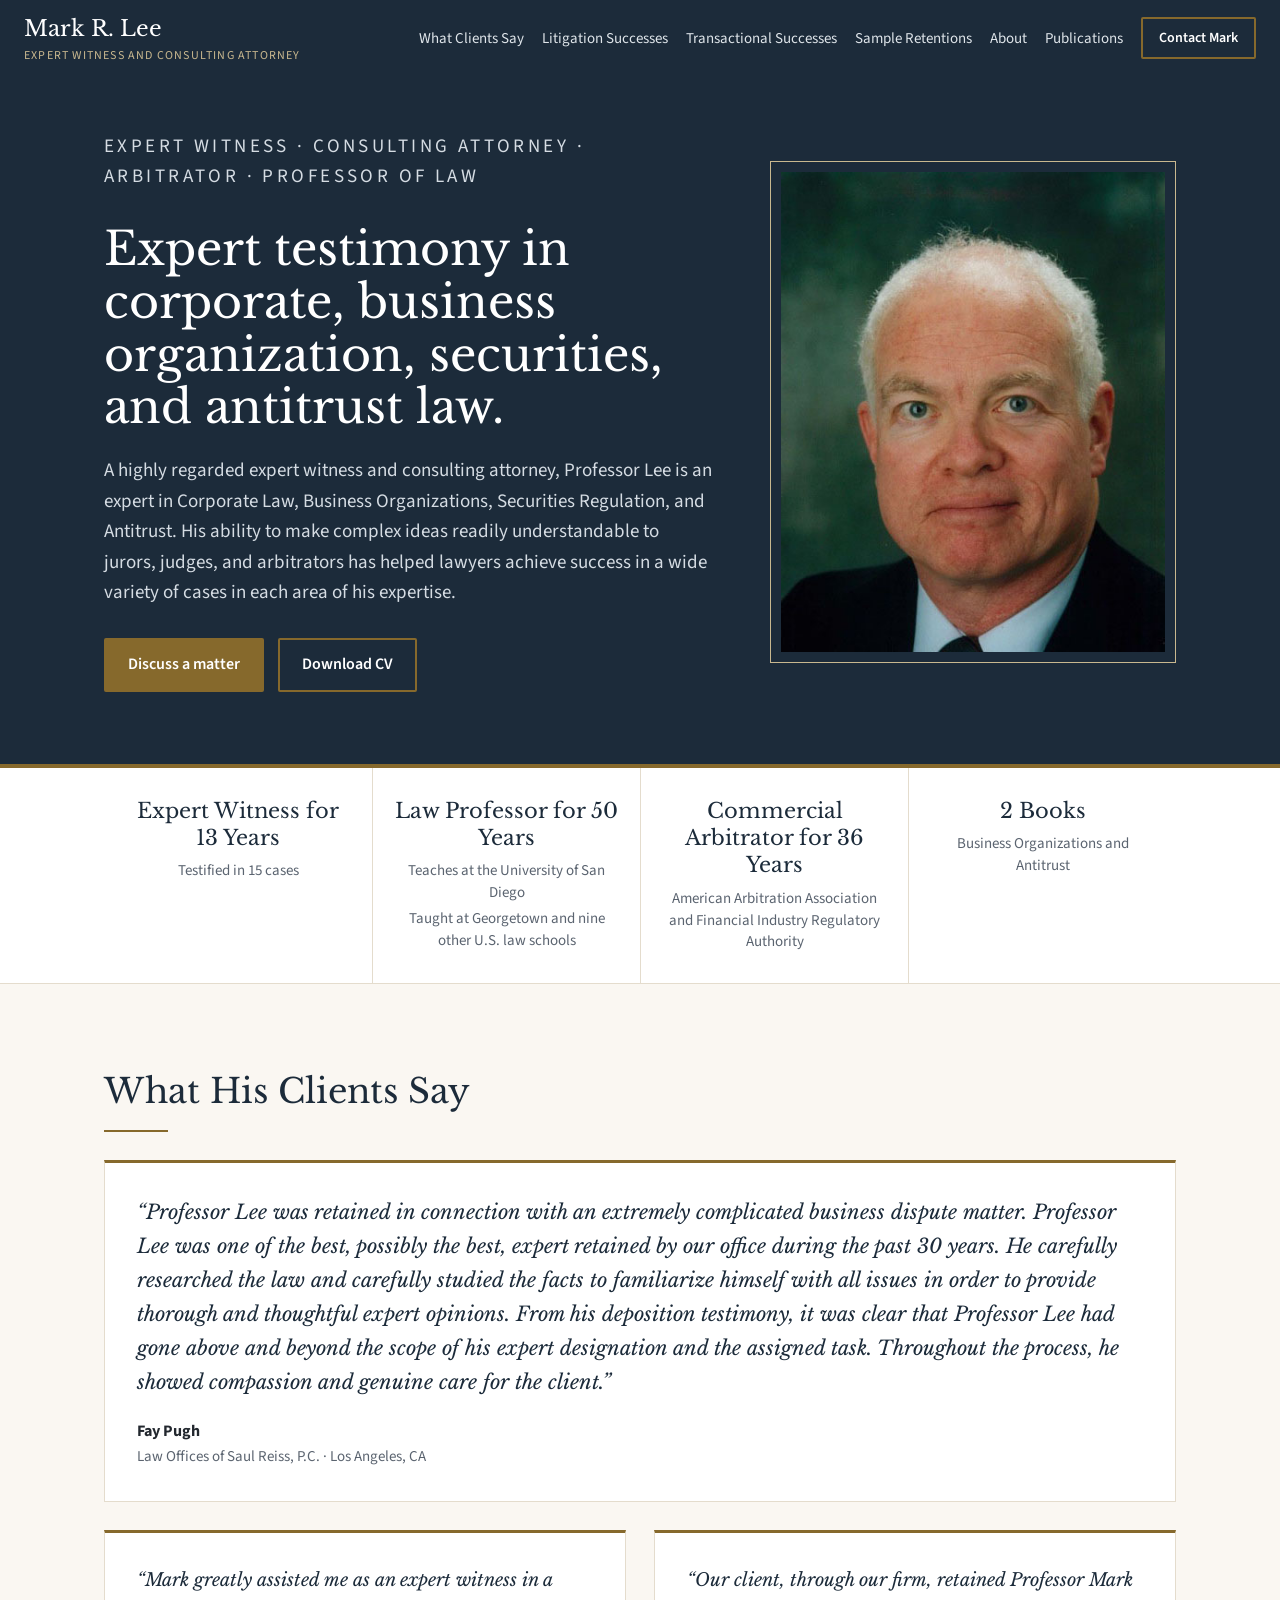
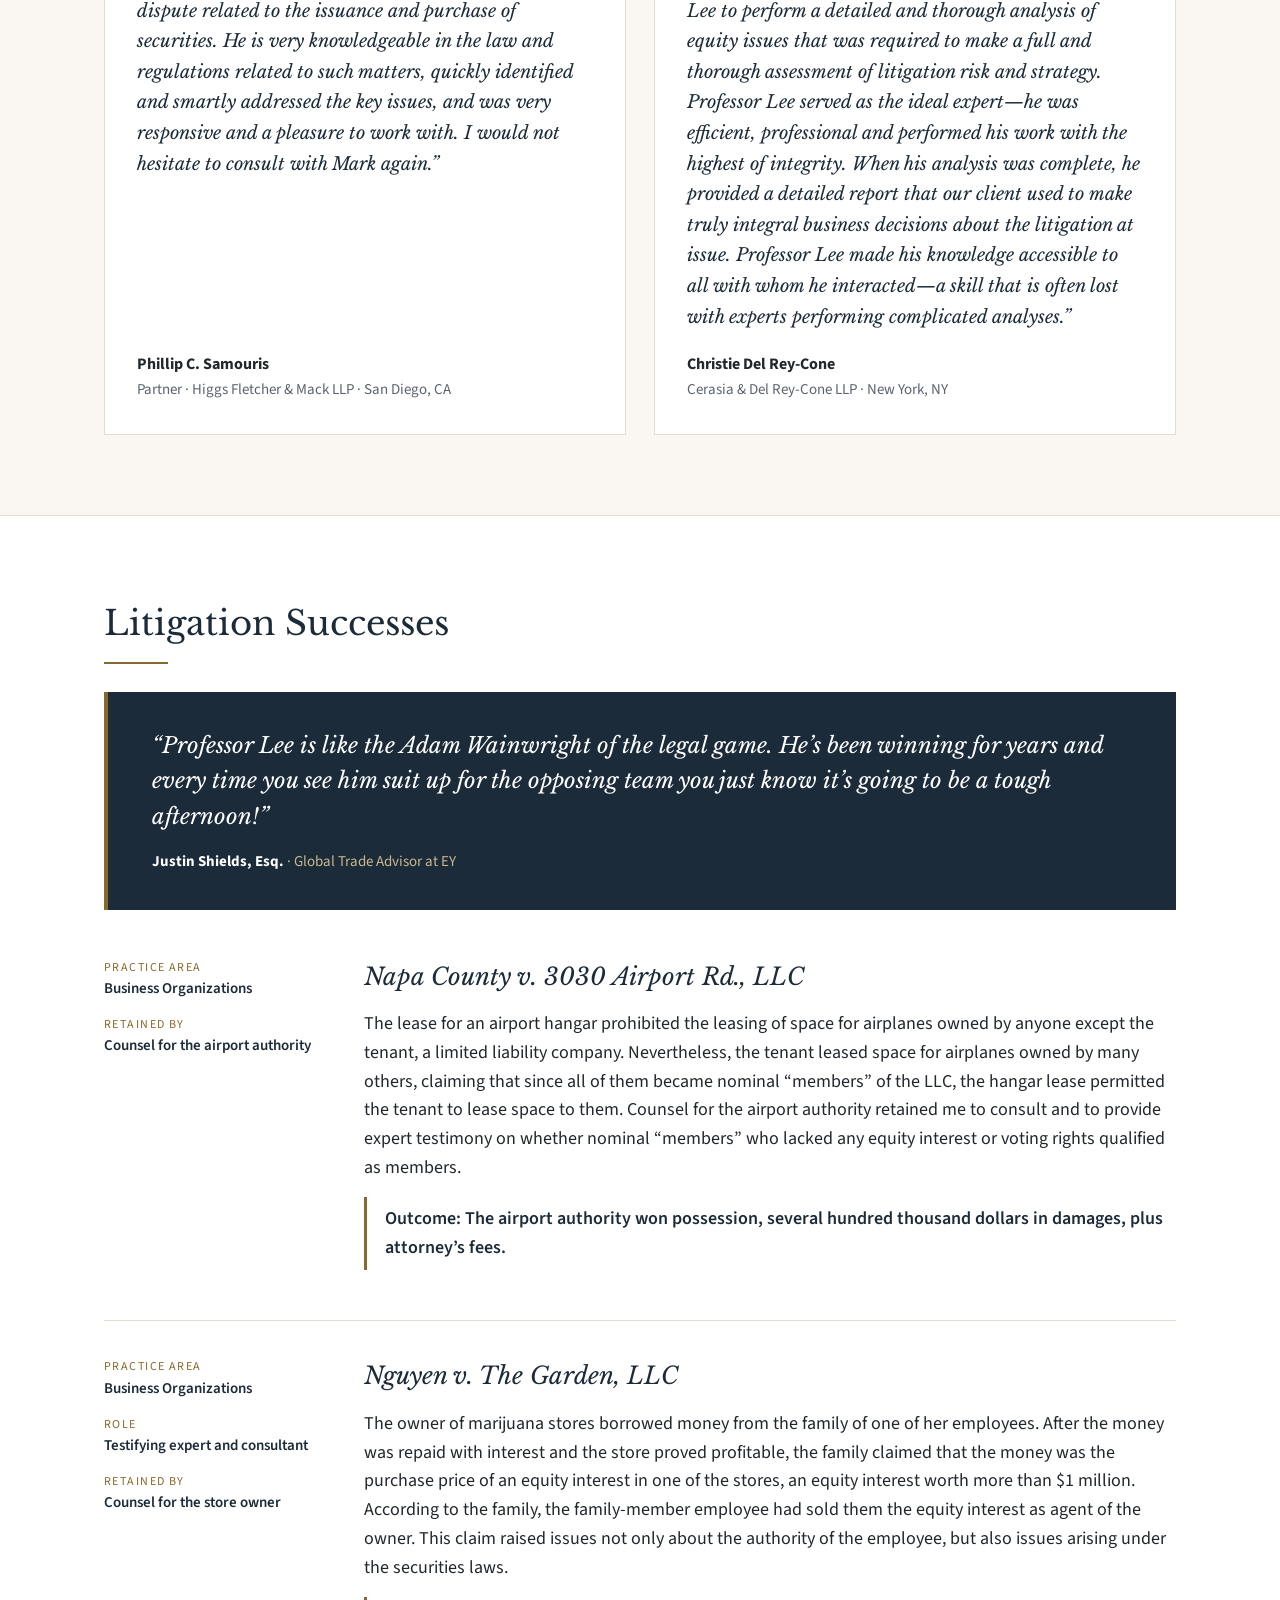
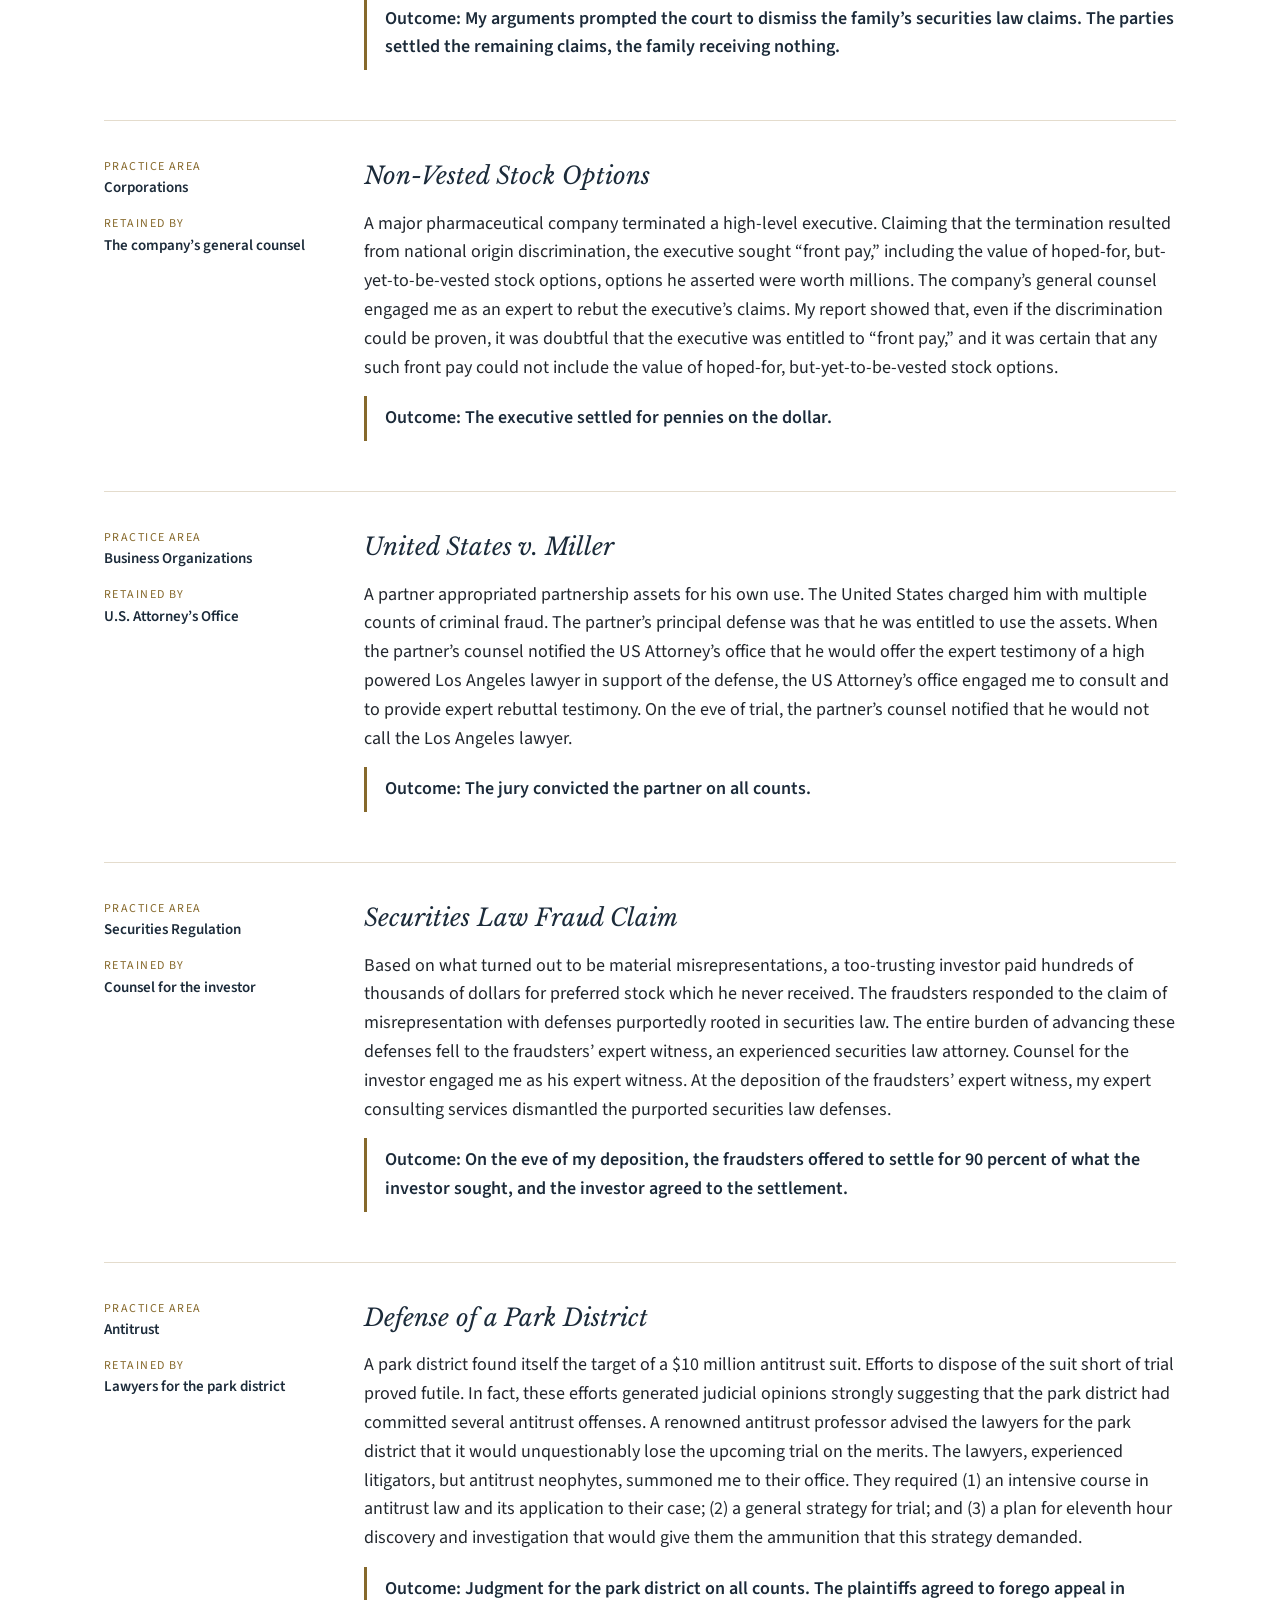
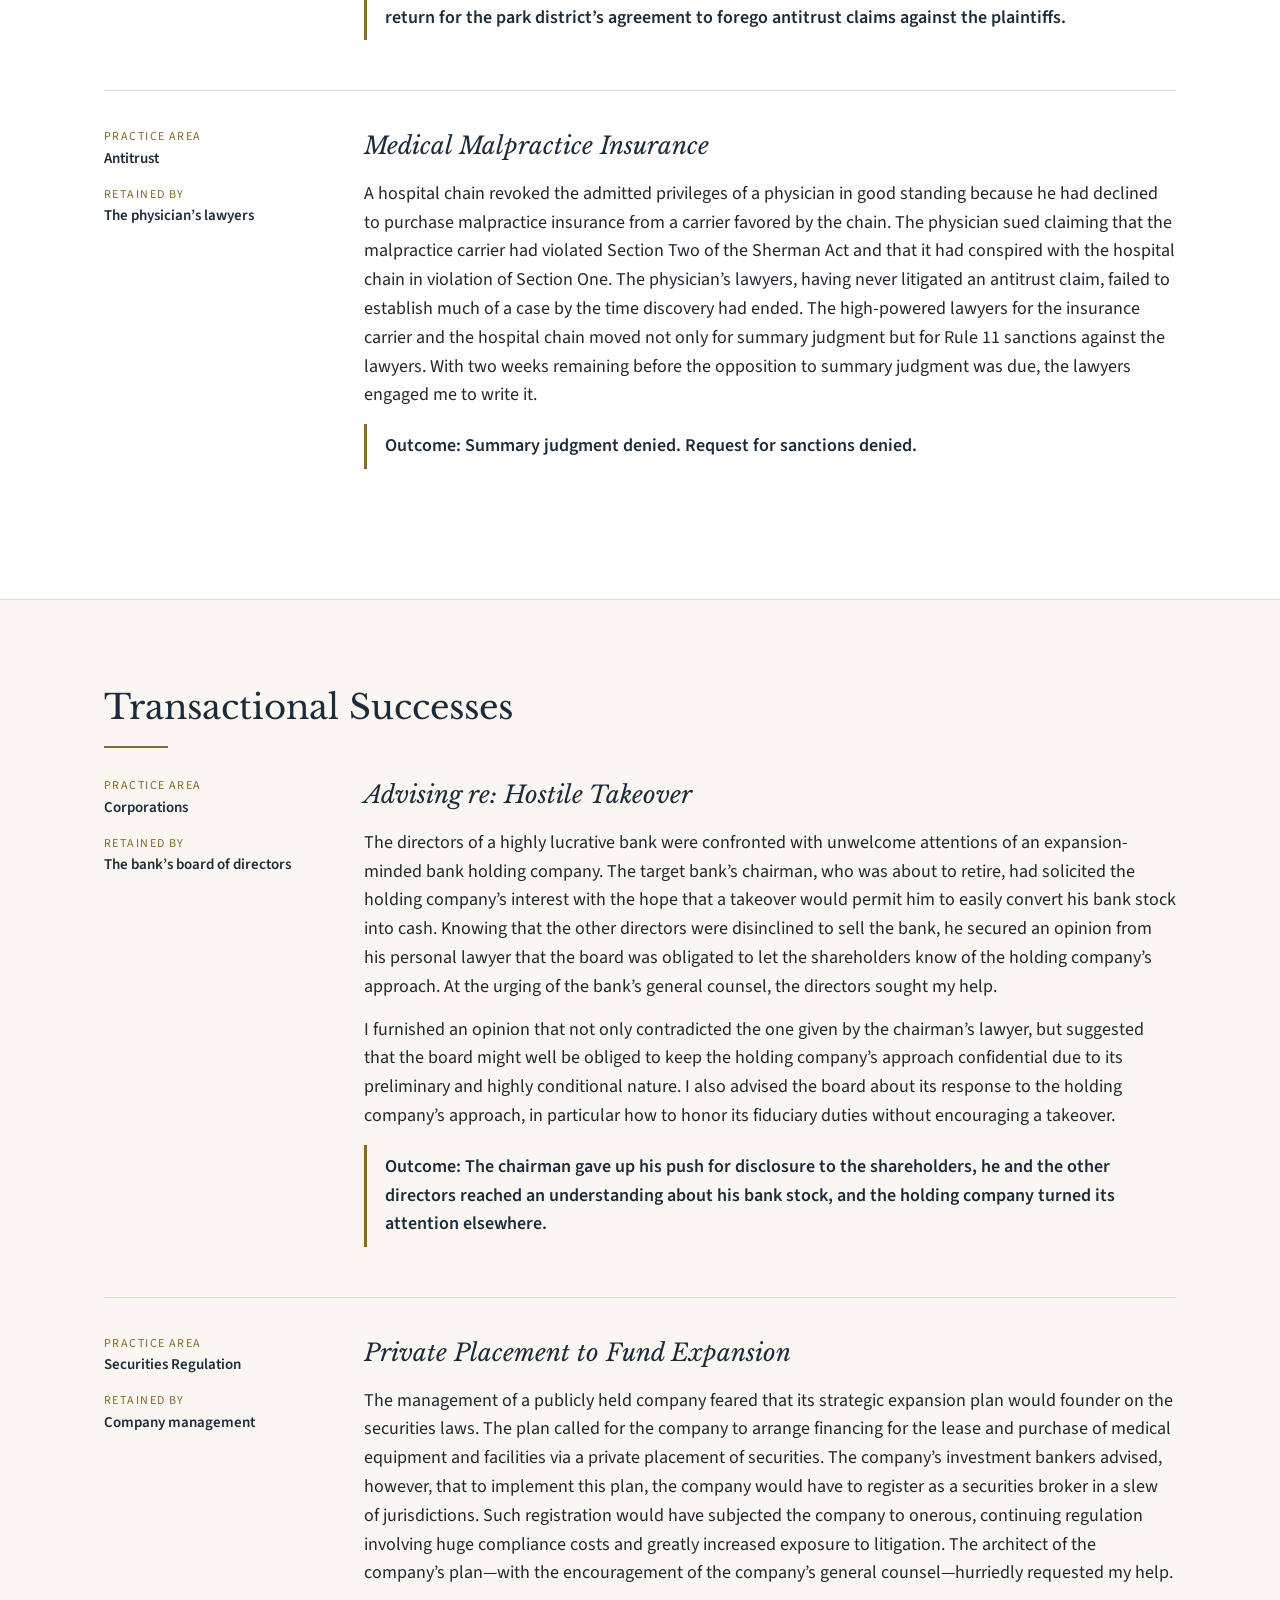
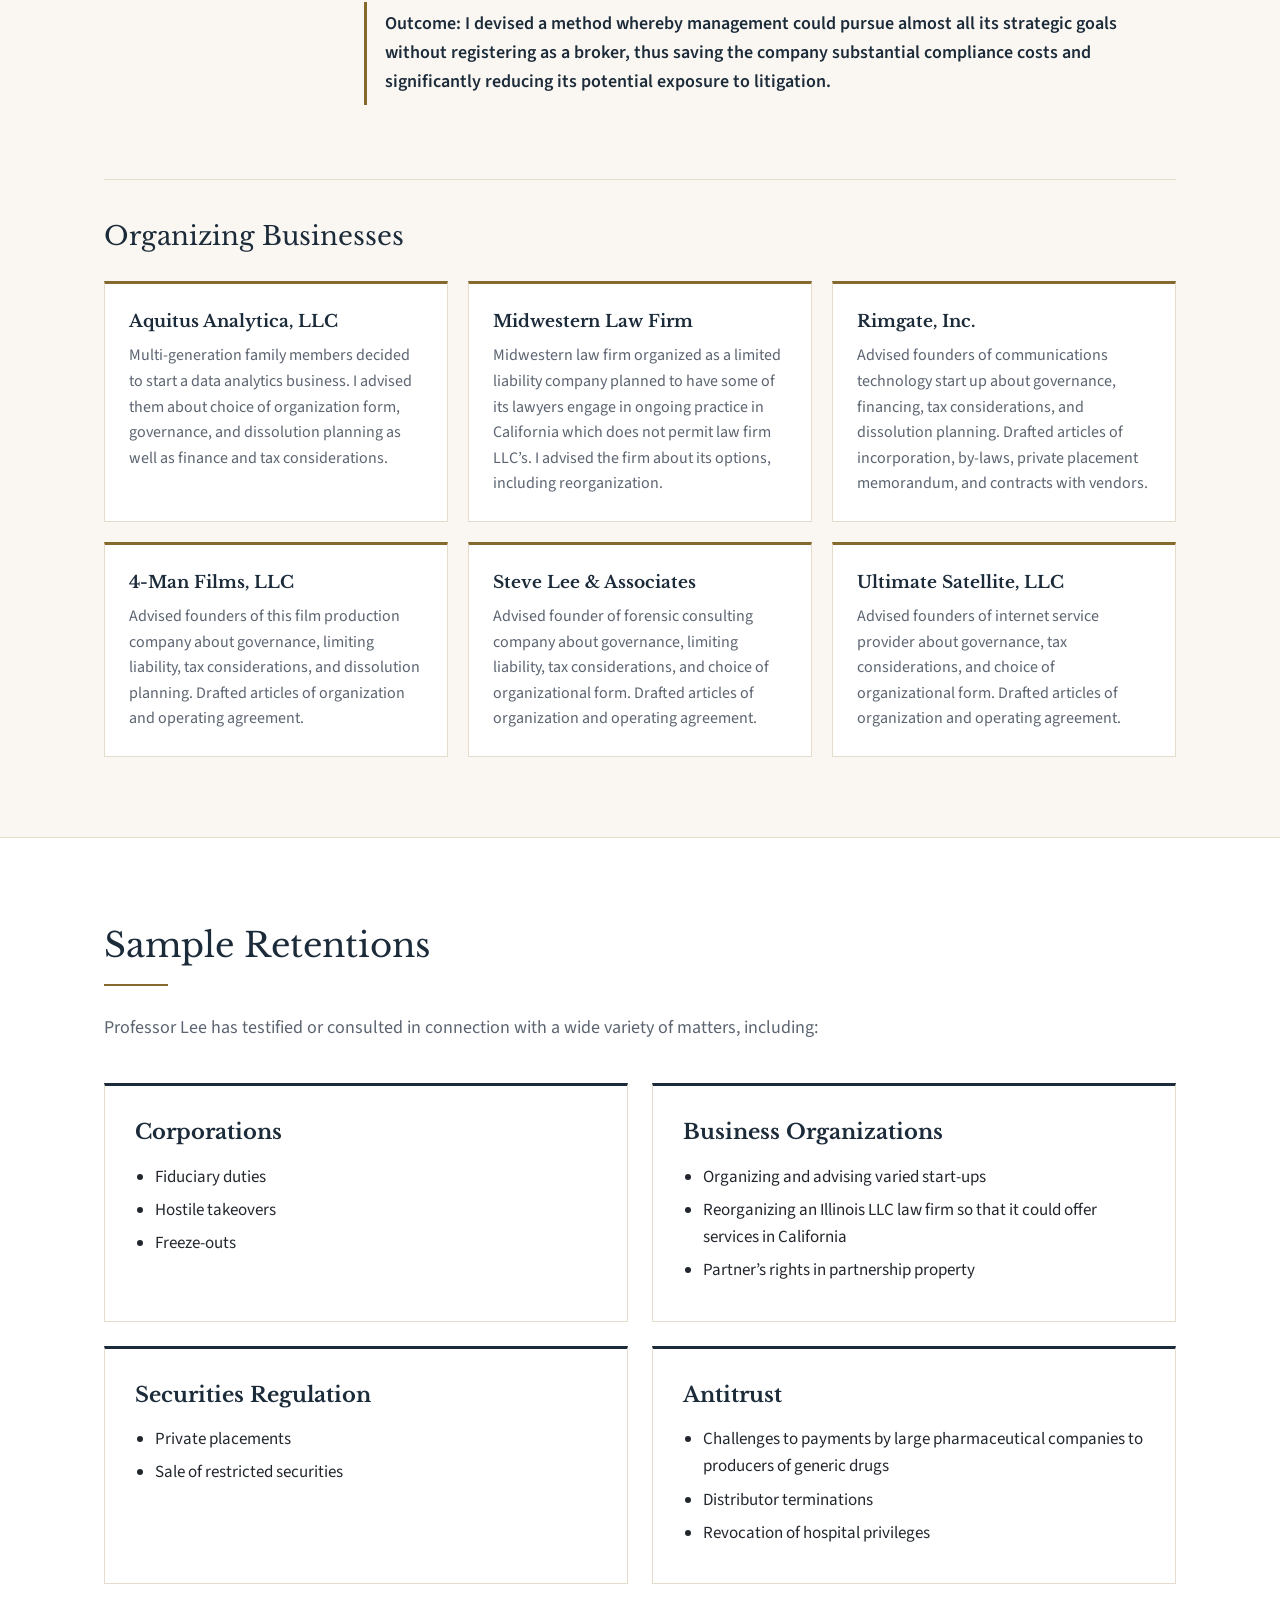
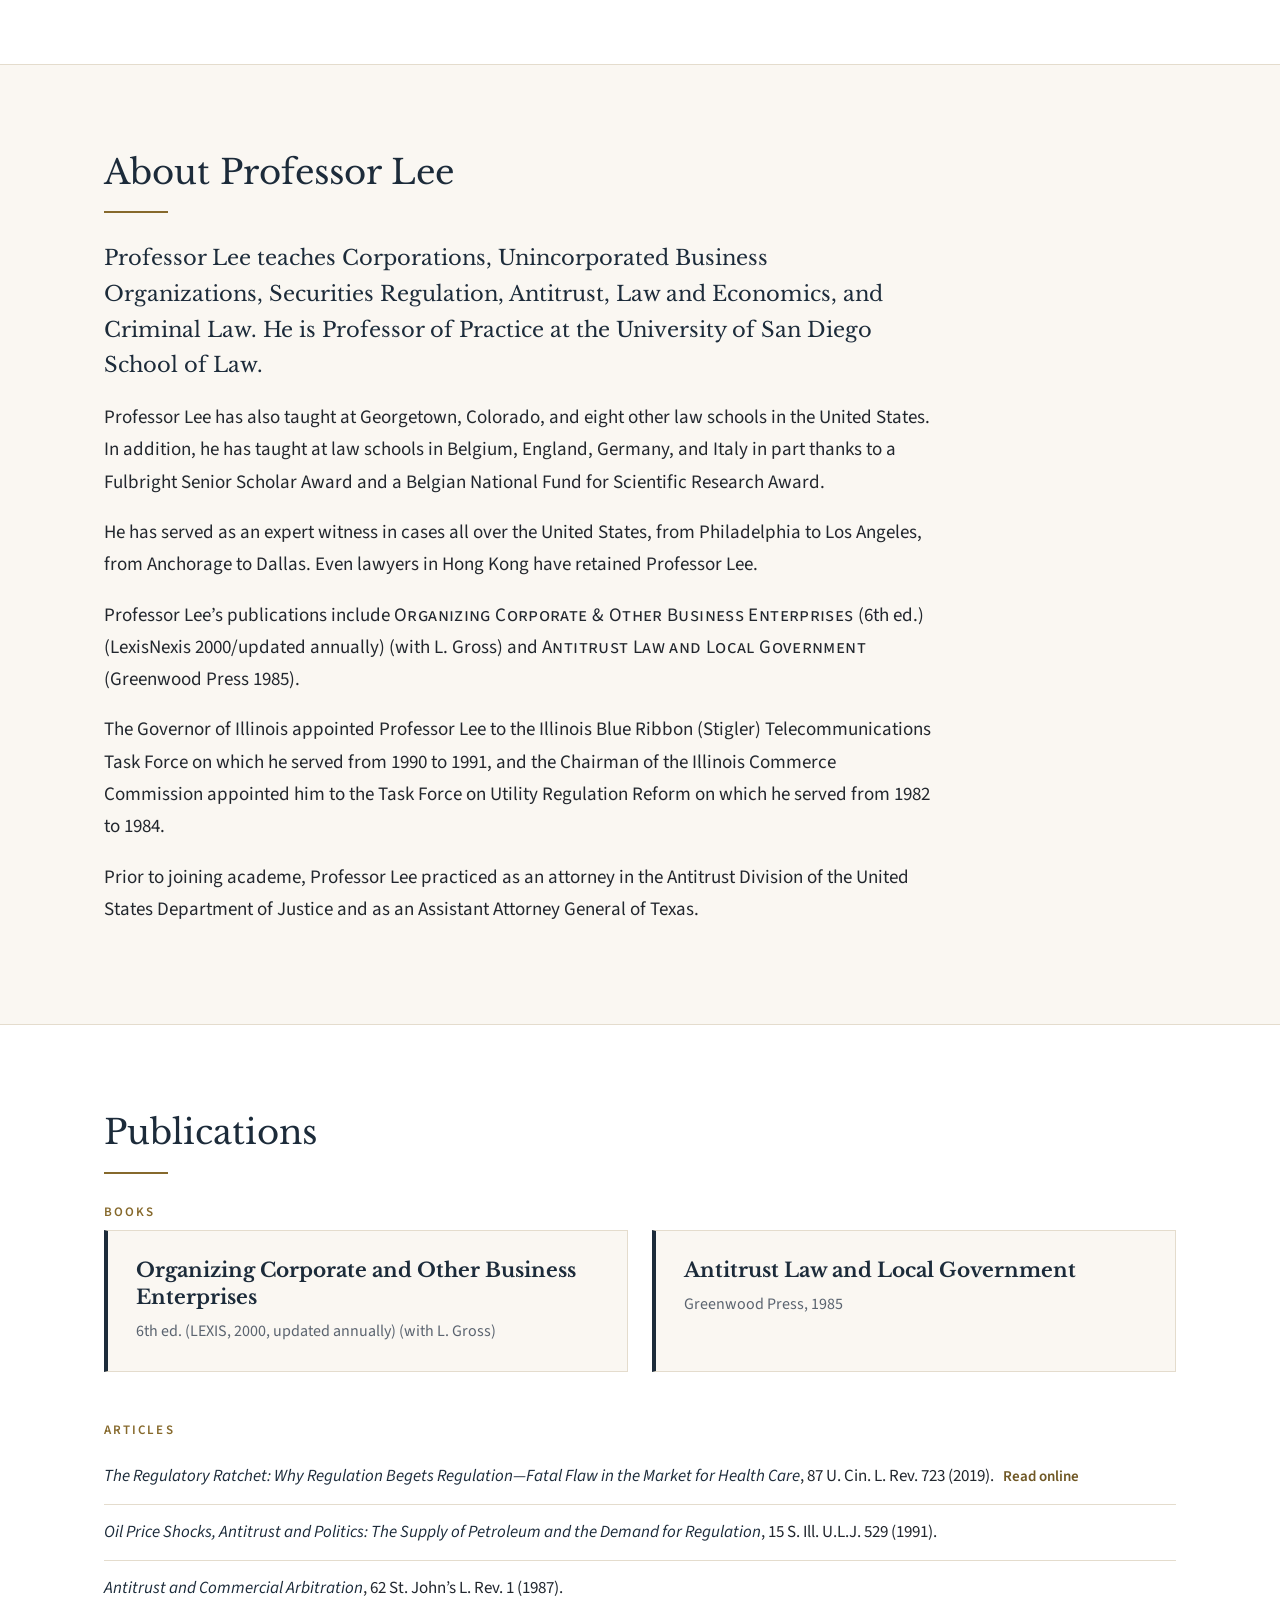
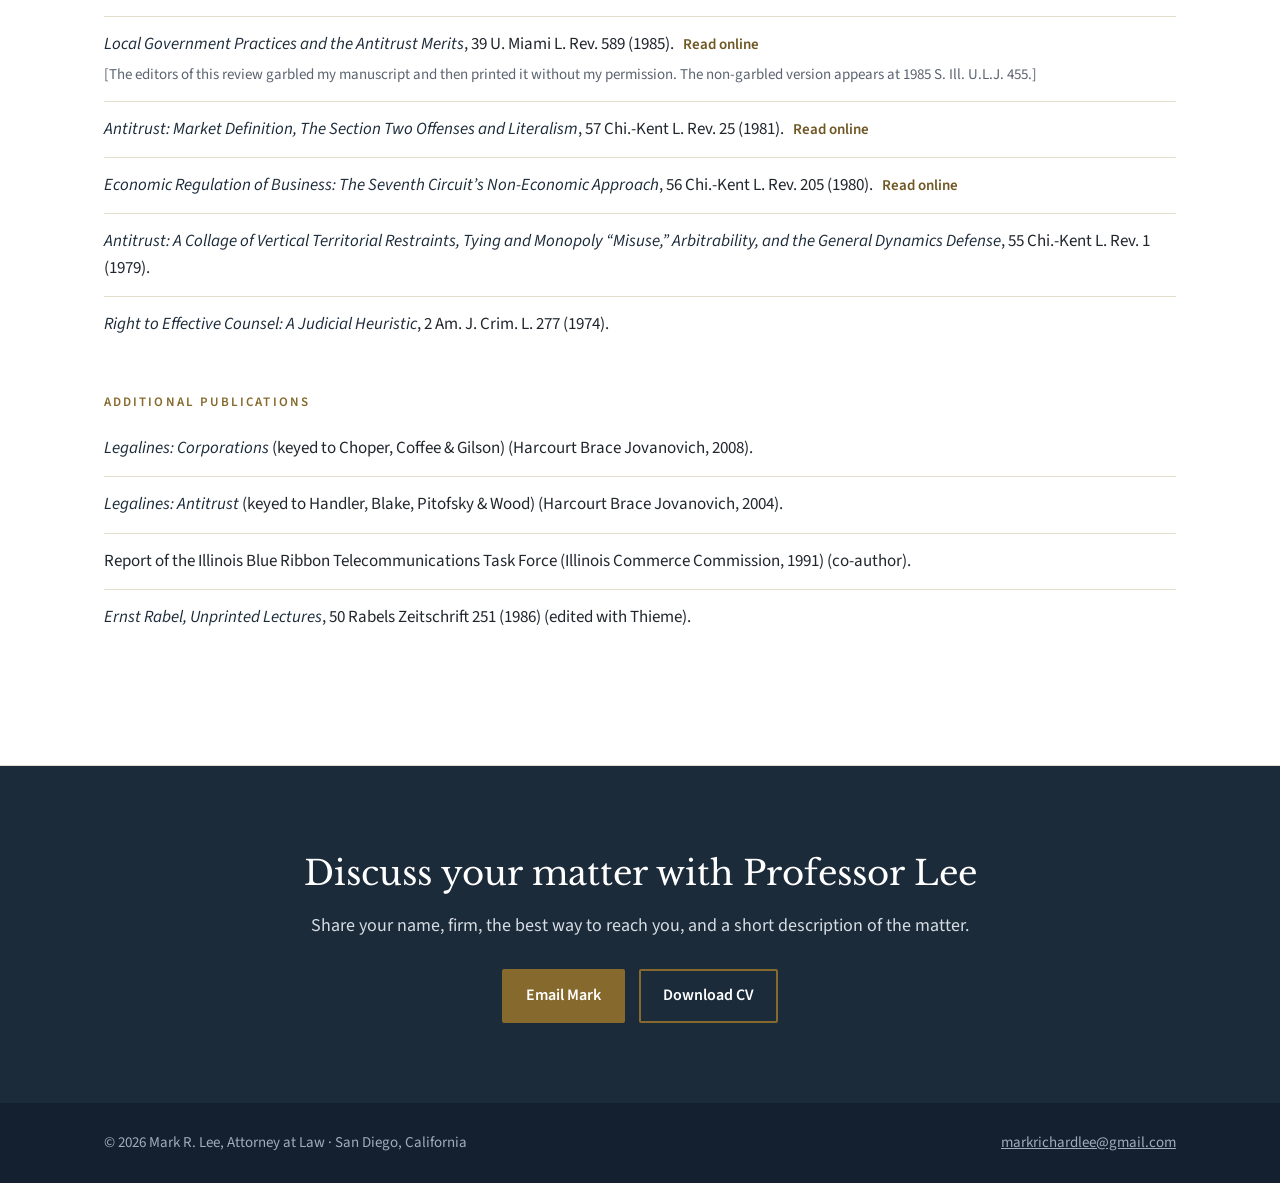
<file: index.html>
<!doctype html>
<html lang="en">
<head>
	<meta charset="utf-8">
	<meta name="viewport" content="width=device-width, initial-scale=1">
	<title>Mark R. Lee | Corporate, Securities &amp; Antitrust Expert Witness</title>
	<link rel="canonical" href="https://markrlee.com/">
	<meta name="description" content="Mark R. Lee is an expert witness, consulting attorney, and commercial arbitrator in corporate law, business organizations, securities regulation, and antitrust, and a law professor for 50 years.">
	<!-- Link previews (email, texts, LinkedIn) -->
	<meta property="og:type" content="website">
	<meta property="og:site_name" content="Mark R. Lee">
	<meta property="og:title" content="Mark R. Lee | Expert Witness and Consulting Attorney">
	<meta property="og:description" content="Expert testimony in corporate, business organization, securities, and antitrust law. Law professor for 50 years; commercial arbitrator for 36 years.">
	<meta property="og:url" content="https://markrlee.com/">
	<meta property="og:image" content="https://markrlee.com/images/share-card.jpg">
	<meta property="og:image:width" content="1200">
	<meta property="og:image:height" content="630">
	<meta property="og:image:alt" content="Mark R. Lee, Expert Witness and Consulting Attorney">
	<meta name="twitter:card" content="summary_large_image">
	<!-- Structured data: tells search engines who Mark is and what he does (not shown on the page) -->
	<script type="application/ld+json">
	{
		"@context": "https://schema.org",
		"@graph": [
			{
				"@type": "Person",
				"@id": "https://markrlee.com/#mark",
				"name": "Mark R. Lee",
				"honorificSuffix": "J.D.",
				"jobTitle": ["Expert Witness", "Consulting Attorney", "Commercial Arbitrator", "Professor of Law"],
				"description": "Expert witness and consulting attorney in corporate law, business organizations, securities regulation, and antitrust; law professor for 50 years; commercial arbitrator with the American Arbitration Association and FINRA.",
				"url": "https://markrlee.com/",
				"image": "https://markrlee.com/images/marklee.jpg",
				"email": "mailto:markrichardlee@gmail.com",
				"affiliation": { "@type": "CollegeOrUniversity", "name": "University of San Diego School of Law" },
				"alumniOf": [
					{ "@type": "CollegeOrUniversity", "name": "University of Texas School of Law" },
					{ "@type": "CollegeOrUniversity", "name": "Yale University" }
				],
				"award": ["Fulbright Senior Scholar Award", "Belgian National Fund for Scientific Research Award"],
				"knowsAbout": ["Corporate law", "Business organizations", "Limited liability companies", "Partnership law", "Securities regulation", "Antitrust", "Fiduciary duties", "Commercial arbitration", "Law and economics"]
			},
			{
				"@type": "ProfessionalService",
				"@id": "https://markrlee.com/#service",
				"name": "Mark R. Lee, Expert Witness and Consulting Attorney",
				"url": "https://markrlee.com/",
				"image": "https://markrlee.com/images/share-card.jpg",
				"email": "mailto:markrichardlee@gmail.com",
				"founder": { "@id": "https://markrlee.com/#mark" },
				"areaServed": { "@type": "Country", "name": "United States" },
				"serviceType": ["Expert witness testimony", "Litigation consulting", "Commercial arbitration"],
				"knowsAbout": ["Corporate law", "Business organizations", "Securities regulation", "Antitrust"]
			},
			{
				"@type": "WebSite",
				"@id": "https://markrlee.com/#website",
				"url": "https://markrlee.com/",
				"name": "Mark R. Lee",
				"about": { "@id": "https://markrlee.com/#mark" }
			}
		]
	}
	</script>
	<link rel="icon" href="favicon.svg" type="image/svg+xml">
	<link rel="icon" href="favicon-32.png" type="image/png" sizes="32x32">
	<link rel="apple-touch-icon" href="apple-touch-icon.png">
	<link rel="preconnect" href="https://fonts.googleapis.com">
	<link rel="preconnect" href="https://fonts.gstatic.com" crossorigin>
	<link href="https://fonts.googleapis.com/css2?family=Libre+Baskerville:ital,wght@0,400;0,700;1,400&family=Source+Sans+3:wght@400;600&display=swap" rel="stylesheet">
	<link href="site.css" rel="stylesheet">
</head>
<body>
	<header class="site-header">
		<div class="wrap">
			<a class="brand" href="#top">Mark R. Lee<small>Expert Witness and Consulting Attorney</small></a>
			<button class="menu-toggle" aria-expanded="false" aria-controls="site-nav">Menu</button>
			<nav class="site-nav" id="site-nav">
				<ul>
					<li><a href="#clients">What Clients Say</a></li>
					<li><a href="#litigation">Litigation Successes</a></li>
					<li><a href="#transactional">Transactional Successes</a></li>
					<li><a href="#retentions">Sample Retentions</a></li>
					<li><a href="#about">About</a></li>
					<li><a href="#publications">Publications</a></li>
					<li><a class="btn" href="#contact">Contact Mark</a></li>
				</ul>
			</nav>
		</div>
	</header>

	<main id="top">
		<div class="hero">
			<div class="wrap">
				<div>
					<p class="eyebrow">Expert Witness · Consulting Attorney · Arbitrator · Professor of Law</p>
					<h1>Expert testimony in corporate, business organization, securities, and antitrust law.</h1>
					<p>A highly regarded expert witness and consulting attorney, Professor Lee is an expert in Corporate Law, Business Organizations, Securities Regulation, and Antitrust. His ability to make complex ideas readily understandable to jurors, judges, and arbitrators has helped lawyers achieve success in a wide variety of cases in each area of his expertise.</p>
					<a class="btn btn-gold" href="#contact">Discuss a matter</a>
					<a class="btn btn-line" href="mark-lee-resume-update.pdf">Download CV</a>
				</div>
				<div class="portrait"><img src="images/marklee.jpg" alt="Portrait of Mark R. Lee"></div>
			</div>
		</div>

		<div class="creds">
			<ul class="wrap">
				<li><strong>Expert Witness for 13 Years</strong><span>Testified in 15 cases</span></li>
				<li><strong>Law Professor for 50 Years</strong><span>Teaches at the University of San Diego</span><span>Taught at Georgetown and nine other U.S. law schools</span></li>
				<li><strong>Commercial Arbitrator for 36 Years</strong><span>American Arbitration Association and Financial Industry Regulatory Authority</span></li>
				<li><strong>2 Books</strong><span>Business Organizations and Antitrust</span></li>
			</ul>
		</div>

		<section id="clients">
			<div class="wrap">
				<h2>What His Clients Say</h2>
				<div class="rule"></div>
				<div class="quotes">
					<blockquote class="lead">
						<p>“Professor Lee was retained in connection with an extremely complicated business dispute matter. Professor Lee was one of the best, possibly the best, expert retained by our office during the past 30 years. He carefully researched the law and carefully studied the facts to familiarize himself with all issues in order to provide thorough and thoughtful expert opinions. From his deposition testimony, it was clear that Professor Lee had gone above and beyond the scope of his expert designation and the assigned task. Throughout the process, he showed compassion and genuine care for the client.”</p>
						<footer><strong>Fay Pugh</strong>Law Offices of Saul Reiss, P.C. · Los Angeles, CA</footer>
					</blockquote>
					<blockquote>
						<p>“Mark greatly assisted me as an expert witness in a dispute related to the issuance and purchase of securities. He is very knowledgeable in the law and regulations related to such matters, quickly identified and smartly addressed the key issues, and was very responsive and a pleasure to work with. I would not hesitate to consult with Mark again.”</p>
						<footer><strong>Phillip C. Samouris</strong>Partner · Higgs Fletcher &amp; Mack LLP · San Diego, CA</footer>
					</blockquote>
					<blockquote>
						<p>“Our client, through our firm, retained Professor Mark Lee to perform a detailed and thorough analysis of equity issues that was required to make a full and thorough assessment of litigation risk and strategy. Professor Lee served as the ideal expert—he was efficient, professional and performed his work with the highest of integrity. When his analysis was complete, he provided a detailed report that our client used to make truly integral business decisions about the litigation at issue. Professor Lee made his knowledge accessible to all with whom he interacted—a skill that is often lost with experts performing complicated analyses.”</p>
						<footer><strong>Christie Del Rey-Cone</strong>Cerasia &amp; Del Rey-Cone LLP · New York, NY</footer>
					</blockquote>
				</div>
			</div>
		</section>

		<section class="alt" id="litigation">
			<div class="wrap">
				<h2>Litigation Successes</h2>
				<div class="rule"></div>

				<blockquote class="pull-quote">
					<p>“Professor Lee is like the Adam Wainwright of the legal game. He’s been winning for years and every time you see him suit up for the opposing team you just know it’s going to be a tough afternoon!”</p>
					<footer><strong>Justin Shields, Esq.</strong> · Global Trade Advisor at EY</footer>
				</blockquote>

				<article class="case">
					<dl>
						<dt>Practice area</dt><dd>Business Organizations</dd>
						<dt>Retained by</dt><dd>Counsel for the airport authority</dd>
					</dl>
					<div>
						<h3>Napa County v. 3030 Airport Rd., LLC</h3>
						<p>The lease for an airport hangar prohibited the leasing of space for airplanes owned by anyone except the tenant, a limited liability company. Nevertheless, the tenant leased space for airplanes owned by many others, claiming that since all of them became nominal “members” of the LLC, the hangar lease permitted the tenant to lease space to them. Counsel for the airport authority retained me to consult and to provide expert testimony on whether nominal “members” who lacked any equity interest or voting rights qualified as members.</p>
						<p class="outcome">Outcome: The airport authority won possession, several hundred thousand dollars in damages, plus attorney’s fees.</p>
					</div>
				</article>

				<article class="case">
					<dl>
						<dt>Practice area</dt><dd>Business Organizations</dd>
						<dt>Role</dt><dd>Testifying expert and consultant</dd>
						<dt>Retained by</dt><dd>Counsel for the store owner</dd>
					</dl>
					<div>
						<h3>Nguyen v. The Garden, LLC</h3>
						<p>The owner of marijuana stores borrowed money from the family of one of her employees. After the money was repaid with interest and the store proved profitable, the family claimed that the money was the purchase price of an equity interest in one of the stores, an equity interest worth more than $1 million. According to the family, the family-member employee had sold them the equity interest as agent of the owner. This claim raised issues not only about the authority of the employee, but also issues arising under the securities laws.</p>
						<p class="outcome">Outcome: My arguments prompted the court to dismiss the family’s securities law claims. The parties settled the remaining claims, the family receiving nothing.</p>
					</div>
				</article>

				<article class="case">
					<dl>
						<dt>Practice area</dt><dd>Corporations</dd>
						<dt>Retained by</dt><dd>The company’s general counsel</dd>
					</dl>
					<div>
						<h3>Non-Vested Stock Options</h3>
						<p>A major pharmaceutical company terminated a high-level executive. Claiming that the termination resulted from national origin discrimination, the executive sought “front pay,” including the value of hoped-for, but-yet-to-be-vested stock options, options he asserted were worth millions. The company’s general counsel engaged me as an expert to rebut the executive’s claims. My report showed that, even if the discrimination could be proven, it was doubtful that the executive was entitled to “front pay,” and it was certain that any such front pay could not include the value of hoped-for, but-yet-to-be-vested stock options.</p>
						<p class="outcome">Outcome: The executive settled for pennies on the dollar.</p>
					</div>
				</article>

				<article class="case">
					<dl>
						<dt>Practice area</dt><dd>Business Organizations</dd>
						<dt>Retained by</dt><dd>U.S. Attorney’s Office</dd>
					</dl>
					<div>
						<h3>United States v. Miller</h3>
						<p>A partner appropriated partnership assets for his own use. The United States charged him with multiple counts of criminal fraud. The partner’s principal defense was that he was entitled to use the assets. When the partner’s counsel notified the US Attorney’s office that he would offer the expert testimony of a high powered Los Angeles lawyer in support of the defense, the US Attorney’s office engaged me to consult and to provide expert rebuttal testimony. On the eve of trial, the partner’s counsel notified that he would not call the Los Angeles lawyer.</p>
						<p class="outcome">Outcome: The jury convicted the partner on all counts.</p>
					</div>
				</article>

				<article class="case">
					<dl>
						<dt>Practice area</dt><dd>Securities Regulation</dd>
						<dt>Retained by</dt><dd>Counsel for the investor</dd>
					</dl>
					<div>
						<h3>Securities Law Fraud Claim</h3>
						<p>Based on what turned out to be material misrepresentations, a too-trusting investor paid hundreds of thousands of dollars for preferred stock which he never received. The fraudsters responded to the claim of misrepresentation with defenses purportedly rooted in securities law. The entire burden of advancing these defenses fell to the fraudsters’ expert witness, an experienced securities law attorney. Counsel for the investor engaged me as his expert witness. At the deposition of the fraudsters’ expert witness, my expert consulting services dismantled the purported securities law defenses.</p>
						<p class="outcome">Outcome: On the eve of my deposition, the fraudsters offered to settle for 90 percent of what the investor sought, and the investor agreed to the settlement.</p>
					</div>
				</article>

				<article class="case">
					<dl>
						<dt>Practice area</dt><dd>Antitrust</dd>
						<dt>Retained by</dt><dd>Lawyers for the park district</dd>
					</dl>
					<div>
						<h3>Defense of a Park District</h3>
						<p>A park district found itself the target of a $10 million antitrust suit. Efforts to dispose of the suit short of trial proved futile. In fact, these efforts generated judicial opinions strongly suggesting that the park district had committed several antitrust offenses. A renowned antitrust professor advised the lawyers for the park district that it would unquestionably lose the upcoming trial on the merits. The lawyers, experienced litigators, but antitrust neophytes, summoned me to their office. They required (1) an intensive course in antitrust law and its application to their case; (2) a general strategy for trial; and (3) a plan for eleventh hour discovery and investigation that would give them the ammunition that this strategy demanded.</p>
						<p class="outcome">Outcome: Judgment for the park district on all counts. The plaintiffs agreed to forego appeal in return for the park district’s agreement to forego antitrust claims against the plaintiffs.</p>
					</div>
				</article>

				<article class="case">
					<dl>
						<dt>Practice area</dt><dd>Antitrust</dd>
						<dt>Retained by</dt><dd>The physician’s lawyers</dd>
					</dl>
					<div>
						<h3>Medical Malpractice Insurance</h3>
						<p>A hospital chain revoked the admitted privileges of a physician in good standing because he had declined to purchase malpractice insurance from a carrier favored by the chain. The physician sued claiming that the malpractice carrier had violated Section Two of the Sherman Act and that it had conspired with the hospital chain in violation of Section One. The physician’s lawyers, having never litigated an antitrust claim, failed to establish much of a case by the time discovery had ended. The high-powered lawyers for the insurance carrier and the hospital chain moved not only for summary judgment but for Rule 11 sanctions against the lawyers. With two weeks remaining before the opposition to summary judgment was due, the lawyers engaged me to write it.</p>
						<p class="outcome">Outcome: Summary judgment denied. Request for sanctions denied.</p>
					</div>
				</article>
			</div>
		</section>

		<section id="transactional">
			<div class="wrap">
				<h2>Transactional Successes</h2>
				<div class="rule"></div>

				<article class="case">
					<dl>
						<dt>Practice area</dt><dd>Corporations</dd>
						<dt>Retained by</dt><dd>The bank’s board of directors</dd>
					</dl>
					<div>
						<h3>Advising re: Hostile Takeover</h3>
						<p>The directors of a highly lucrative bank were confronted with unwelcome attentions of an expansion-minded bank holding company. The target bank’s chairman, who was about to retire, had solicited the holding company’s interest with the hope that a takeover would permit him to easily convert his bank stock into cash. Knowing that the other directors were disinclined to sell the bank, he secured an opinion from his personal lawyer that the board was obligated to let the shareholders know of the holding company’s approach. At the urging of the bank’s general counsel, the directors sought my help.</p>
						<p>I furnished an opinion that not only contradicted the one given by the chairman’s lawyer, but suggested that the board might well be obliged to keep the holding company’s approach confidential due to its preliminary and highly conditional nature. I also advised the board about its response to the holding company’s approach, in particular how to honor its fiduciary duties without encouraging a takeover.</p>
						<p class="outcome">Outcome: The chairman gave up his push for disclosure to the shareholders, he and the other directors reached an understanding about his bank stock, and the holding company turned its attention elsewhere.</p>
					</div>
				</article>

				<article class="case">
					<dl>
						<dt>Practice area</dt><dd>Securities Regulation</dd>
						<dt>Retained by</dt><dd>Company management</dd>
					</dl>
					<div>
						<h3>Private Placement to Fund Expansion</h3>
						<p>The management of a publicly held company feared that its strategic expansion plan would founder on the securities laws. The plan called for the company to arrange financing for the lease and purchase of medical equipment and facilities via a private placement of securities. The company’s investment bankers advised, however, that to implement this plan, the company would have to register as a securities broker in a slew of jurisdictions. Such registration would have subjected the company to onerous, continuing regulation involving huge compliance costs and greatly increased exposure to litigation. The architect of the company’s plan—with the encouragement of the company’s general counsel—hurriedly requested my help.</p>
						<p class="outcome">Outcome: I devised a method whereby management could pursue almost all its strategic goals without registering as a broker, thus saving the company substantial compliance costs and significantly reducing its potential exposure to litigation.</p>
					</div>
				</article>

				<h3 class="subhead">Organizing Businesses</h3>
				<div class="orgs">
					<div class="org">
						<h4>Aquitus Analytica, LLC</h4>
						<p>Multi-generation family members decided to start a data analytics business. I advised them about choice of organization form, governance, and dissolution planning as well as finance and tax considerations.</p>
					</div>
					<div class="org">
						<h4>Midwestern Law Firm</h4>
						<p>Midwestern law firm organized as a limited liability company planned to have some of its lawyers engage in ongoing practice in California which does not permit law firm LLC’s. I advised the firm about its options, including reorganization.</p>
					</div>
					<div class="org">
						<h4>Rimgate, Inc.</h4>
						<p>Advised founders of communications technology start up about governance, financing, tax considerations, and dissolution planning. Drafted articles of incorporation, by-laws, private placement memorandum, and contracts with vendors.</p>
					</div>
					<div class="org">
						<h4>4-Man Films, LLC</h4>
						<p>Advised founders of this film production company about governance, limiting liability, tax considerations, and dissolution planning. Drafted articles of organization and operating agreement.</p>
					</div>
					<div class="org">
						<h4>Steve Lee &amp; Associates</h4>
						<p>Advised founder of forensic consulting company about governance, limiting liability, tax considerations, and choice of organizational form. Drafted articles of organization and operating agreement.</p>
					</div>
					<div class="org">
						<h4>Ultimate Satellite, LLC</h4>
						<p>Advised founders of internet service provider about governance, tax considerations, and choice of organizational form. Drafted articles of organization and operating agreement.</p>
					</div>
				</div>
			</div>
		</section>

		<section class="alt" id="retentions">
			<div class="wrap">
				<h2>Sample Retentions</h2>
				<div class="rule"></div>
				<p class="lede">Professor Lee has testified or consulted in connection with a wide variety of matters, including:</p>
				<div class="areas">
					<div class="area">
						<h3>Corporations</h3>
						<ul><li>Fiduciary duties</li><li>Hostile takeovers</li><li>Freeze-outs</li></ul>
					</div>
					<div class="area">
						<h3>Business Organizations</h3>
						<ul><li>Organizing and advising varied start-ups</li><li>Reorganizing an Illinois LLC law firm so that it could offer services in California</li><li>Partner’s rights in partnership property</li></ul>
					</div>
					<div class="area">
						<h3>Securities Regulation</h3>
						<ul><li>Private placements</li><li>Sale of restricted securities</li></ul>
					</div>
					<div class="area">
						<h3>Antitrust</h3>
						<ul><li>Challenges to payments by large pharmaceutical companies to producers of generic drugs</li><li>Distributor terminations</li><li>Revocation of hospital privileges</li></ul>
					</div>
				</div>
			</div>
		</section>

		<section id="about">
			<div class="wrap">
				<h2>About Professor Lee</h2>
				<div class="rule"></div>
				<div class="about">
					<p>Professor Lee teaches Corporations, Unincorporated Business Organizations, Securities Regulation, Antitrust, Law and Economics, and Criminal Law. He is Professor of Practice at the University of San Diego School of Law.</p>
					<p>Professor Lee has also taught at Georgetown, Colorado, and eight other law schools in the United States. In addition, he has taught at law schools in Belgium, England, Germany, and Italy in part thanks to a Fulbright Senior Scholar Award and a Belgian National Fund for Scientific Research Award.</p>
					<p>He has served as an expert witness in cases all over the United States, from Philadelphia to Los Angeles, from Anchorage to Dallas. Even lawyers in Hong Kong have retained Professor Lee.</p>
					<p>Professor Lee’s publications include <span class="book-title">Organizing Corporate &amp; Other Business Enterprises</span> (6th ed.) (LexisNexis 2000/updated annually) (with L. Gross) and <span class="book-title">Antitrust Law and Local Government</span> (Greenwood Press 1985).</p>
					<p>The Governor of Illinois appointed Professor Lee to the Illinois Blue Ribbon (Stigler) Telecommunications Task Force on which he served from 1990 to 1991, and the Chairman of the Illinois Commerce Commission appointed him to the Task Force on Utility Regulation Reform on which he served from 1982 to 1984.</p>
					<p>Prior to joining academe, Professor Lee practiced as an attorney in the Antitrust Division of the United States Department of Justice and as an Assistant Attorney General of Texas.</p>
				</div>
			</div>
		</section>

		<section class="alt" id="publications">
			<div class="wrap">
				<h2>Publications</h2>
				<div class="rule"></div>

				<p class="pub-head">Books</p>
				<div class="books">
					<div class="book">
						<h3>Organizing Corporate and Other Business Enterprises</h3>
						<p>6th ed. (LEXIS, 2000, updated annually) (with L. Gross)</p>
					</div>
					<div class="book">
						<h3>Antitrust Law and Local Government</h3>
						<p>Greenwood Press, 1985</p>
					</div>
				</div>

				<p class="pub-head">Articles</p>
				<ul class="pubs">
					<li><em>The Regulatory Ratchet: Why Regulation Begets Regulation—Fatal Flaw in the Market for Health Care</em>, 87 U. Cin. L. Rev. 723 (2019). <a href="https://scholarship.law.uc.edu/uclr/vol87/iss3/3">Read online</a></li>
					<li><em>Oil Price Shocks, Antitrust and Politics: The Supply of Petroleum and the Demand for Regulation</em>, 15 S. Ill. U.L.J. 529 (1991).</li>
					<li><em>Antitrust and Commercial Arbitration</em>, 62 St. John’s L. Rev. 1 (1987).</li>
					<li><em>Local Government Practices and the Antitrust Merits</em>, 39 U. Miami L. Rev. 589 (1985). <a href="https://repository.law.miami.edu/umlr/vol39/iss4/2">Read online</a>
						<span class="note">[The editors of this review garbled my manuscript and then printed it without my permission. The non-garbled version appears at 1985 S. Ill. U.L.J. 455.]</span></li>
					<li><em>Antitrust: Market Definition, The Section Two Offenses and Literalism</em>, 57 Chi.-Kent L. Rev. 25 (1981). <a href="https://scholarship.kentlaw.iit.edu/cklawreview/vol57/iss1/3">Read online</a></li>
					<li><em>Economic Regulation of Business: The Seventh Circuit’s Non-Economic Approach</em>, 56 Chi.-Kent L. Rev. 205 (1980). <a href="https://scholarship.kentlaw.iit.edu/cklawreview/vol56/iss1/9">Read online</a></li>
					<li><em>Antitrust: A Collage of Vertical Territorial Restraints, Tying and Monopoly “Misuse,” Arbitrability, and the General Dynamics Defense</em>, 55 Chi.-Kent L. Rev. 1 (1979).</li>
					<li><em>Right to Effective Counsel: A Judicial Heuristic</em>, 2 Am. J. Crim. L. 277 (1974).</li>
				</ul>

				<p class="pub-head">Additional Publications</p>
				<ul class="pubs">
					<li><em>Legalines: Corporations</em> (keyed to Choper, Coffee &amp; Gilson) (Harcourt Brace Jovanovich, 2008).</li>
					<li><em>Legalines: Antitrust</em> (keyed to Handler, Blake, Pitofsky &amp; Wood) (Harcourt Brace Jovanovich, 2004).</li>
					<li>Report of the Illinois Blue Ribbon Telecommunications Task Force (Illinois Commerce Commission, 1991) (co-author).</li>
					<li><em>Ernst Rabel, Unprinted Lectures</em>, 50 Rabels Zeitschrift 251 (1986) (edited with Thieme).</li>
				</ul>
			</div>
		</section>

		<section class="cta" id="contact">
			<div class="wrap">
				<h2>Discuss your matter with Professor Lee</h2>
				<p>Share your name, firm, the best way to reach you, and a short description of the matter.</p>
				<a class="btn btn-gold" href="mailto:markrichardlee@gmail.com">Email Mark</a>
				<a class="btn btn-line" href="mark-lee-resume-update.pdf">Download CV</a>
			</div>
		</section>
	</main>

	<footer class="site-footer">
		<div class="wrap">
			<span>© 2026 Mark R. Lee, Attorney at Law · San Diego, California</span>
			<a href="mailto:markrichardlee@gmail.com">markrichardlee@gmail.com</a>
		</div>
	</footer>

	<script>
		var toggle = document.querySelector('.menu-toggle');
		var nav = document.getElementById('site-nav');
		toggle.addEventListener('click', function () {
			var open = nav.classList.toggle('open');
			toggle.setAttribute('aria-expanded', open);
		});
		nav.addEventListener('click', function (e) {
			if (e.target.tagName === 'A') { nav.classList.remove('open'); toggle.setAttribute('aria-expanded', false); }
		});
	</script>
	<!-- Cloudflare Web Analytics --><script type='module' src='https://static.cloudflareinsights.com/beacon.min.js' data-cf-beacon='{"token": "f06c460ebd984a3b85841e9218183afc"}'></script><!-- End Cloudflare Web Analytics -->
</body>
</html>
</file>
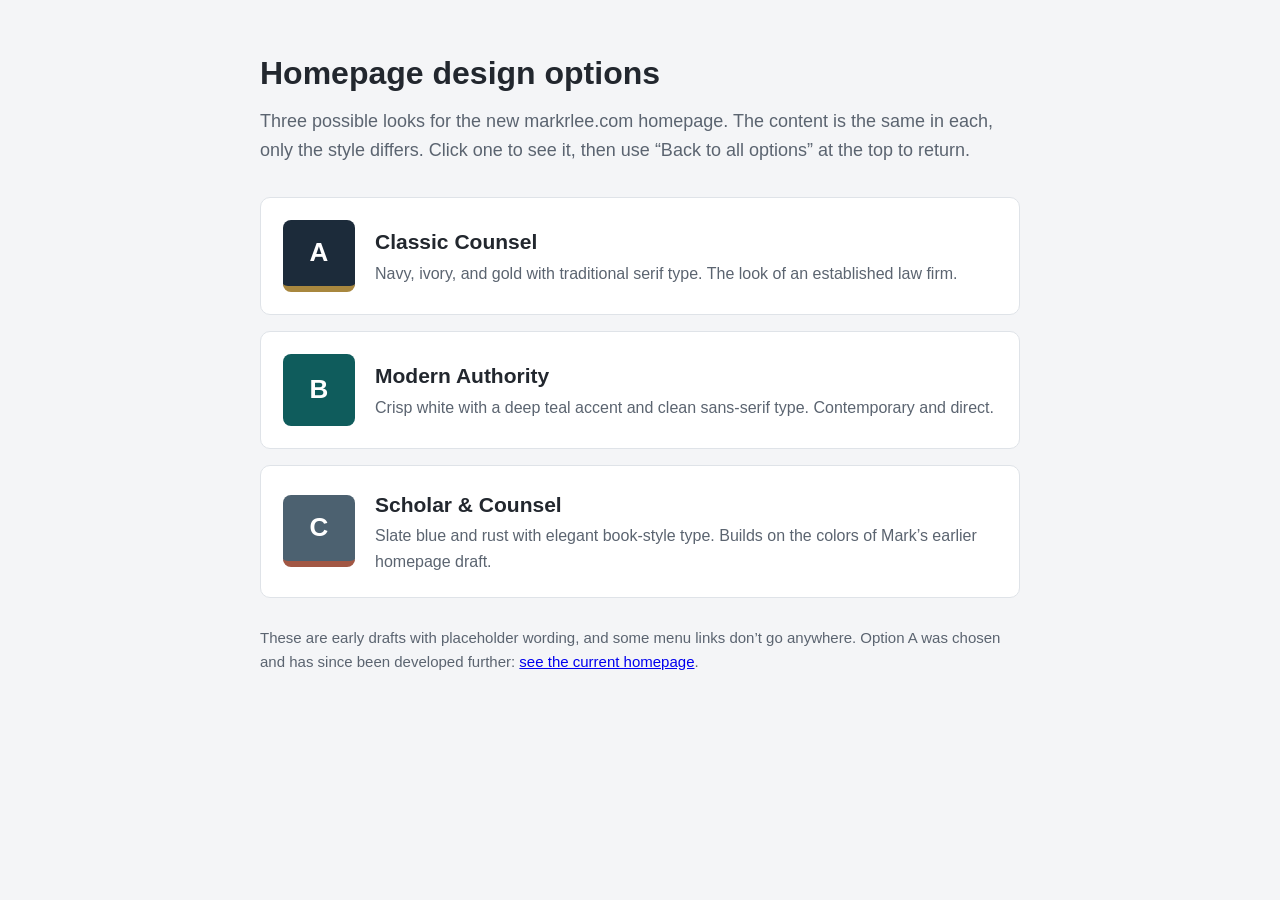
<file: design-options/index.html>
<!doctype html>
<html lang="en">
<head>
	<meta charset="utf-8">
	<meta name="viewport" content="width=device-width, initial-scale=1">
	<meta name="robots" content="noindex, nofollow"> <!-- PREVIEW ONLY: remove at launch -->
	<title>Homepage Design Options</title>
	<style>
		* { box-sizing: border-box; margin: 0; padding: 0; }
		body { font-family: "Segoe UI", Arial, sans-serif; font-size: 18px; line-height: 1.6; color: #22272e; background: #f4f5f7; padding: 48px 20px; }
		main { max-width: 760px; margin: 0 auto; }
		h1 { font-size: 32px; margin-bottom: 8px; }
		.intro { color: #5b6470; margin-bottom: 32px; }
		a.option { display: grid; grid-template-columns: 72px 1fr; gap: 20px; align-items: center; background: #fff; border: 1px solid #dfe3e8; border-radius: 10px; padding: 22px; margin-bottom: 16px; text-decoration: none; color: inherit; }
		a.option:hover { border-color: #22272e; }
		.swatch { width: 72px; height: 72px; border-radius: 8px; display: grid; place-items: center; color: #fff; font-size: 26px; font-weight: 700; }
		h2 { font-size: 21px; margin-bottom: 2px; }
		.option p { color: #5b6470; font-size: 16px; }
		.note { margin-top: 28px; font-size: 15px; color: #5b6470; }
	</style>
</head>
<body>
	<main>
		<h1>Homepage design options</h1>
		<p class="intro">Three possible looks for the new markrlee.com homepage. The content is the same in each, only the style differs. Click one to see it, then use “Back to all options” at the top to return.</p>

		<a class="option" href="a-classic.html">
			<span class="swatch" style="background:#1c2b3a;border-bottom:6px solid #a8873e">A</span>
			<span><h2>Classic Counsel</h2><p>Navy, ivory, and gold with traditional serif type. The look of an established law firm.</p></span>
		</a>
		<a class="option" href="b-modern.html">
			<span class="swatch" style="background:#0f5c5c">B</span>
			<span><h2>Modern Authority</h2><p>Crisp white with a deep teal accent and clean sans-serif type. Contemporary and direct.</p></span>
		</a>
		<a class="option" href="c-scholar.html">
			<span class="swatch" style="background:#4c6170;border-bottom:6px solid #a25744">C</span>
			<span><h2>Scholar &amp; Counsel</h2><p>Slate blue and rust with elegant book-style type. Builds on the colors of Mark’s earlier homepage draft.</p></span>
		</a>

		<p class="note">These are early drafts with placeholder wording, and some menu links don’t go anywhere. Option A was chosen and has since been developed further: <a href="../">see the current homepage</a>.</p>
	</main>
</body>
</html>
</file>
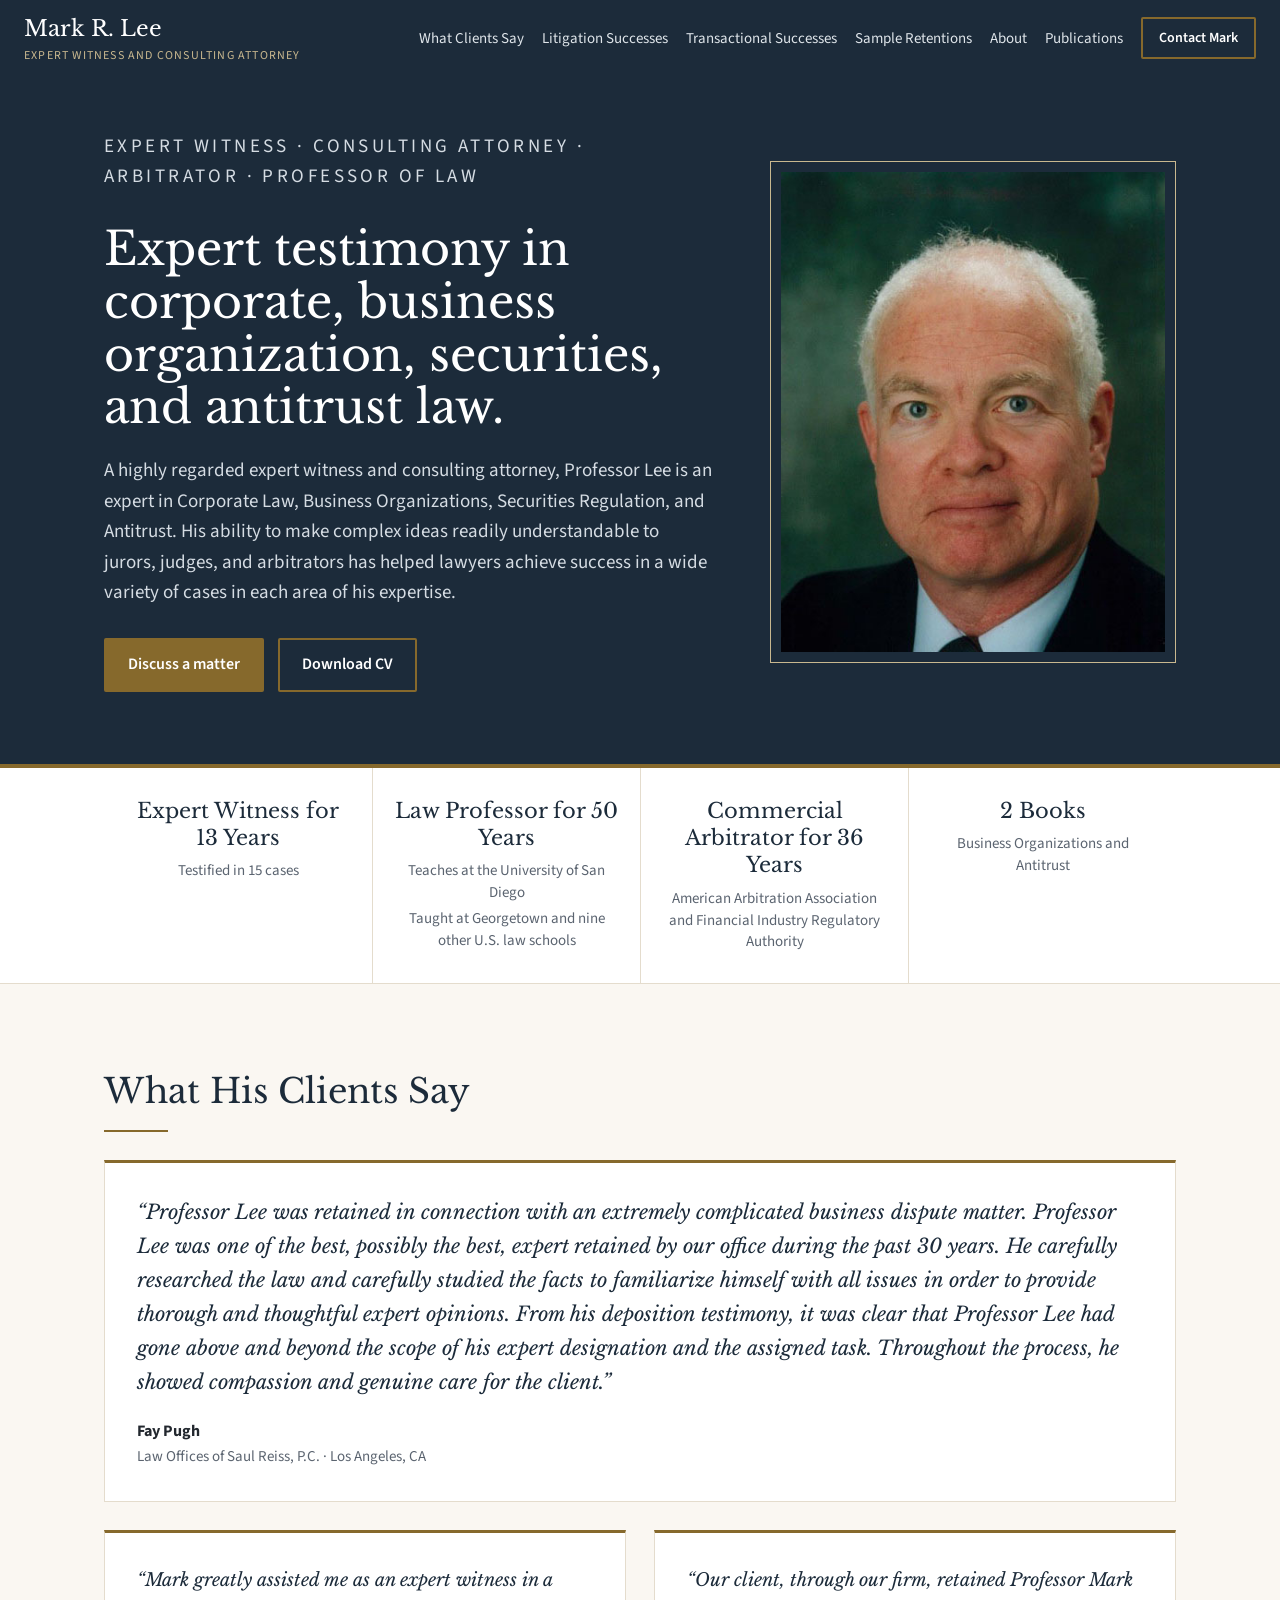
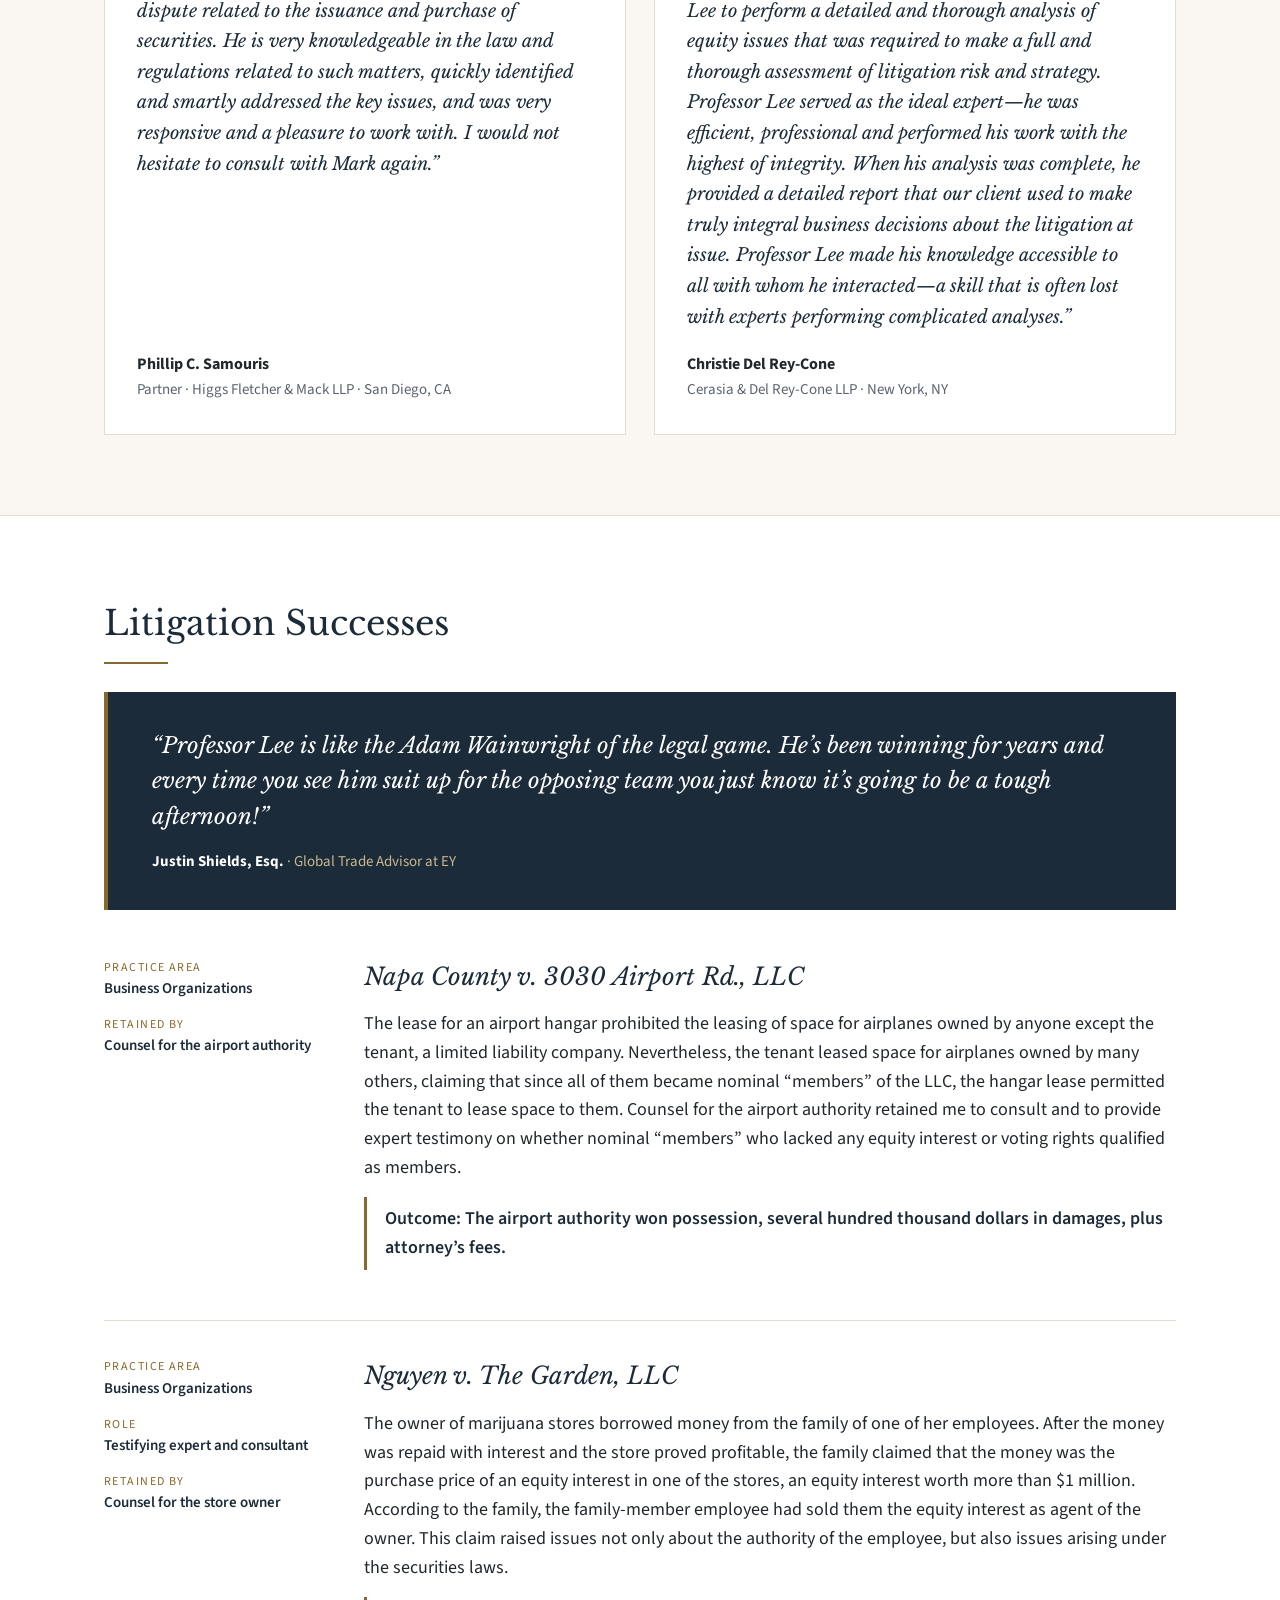
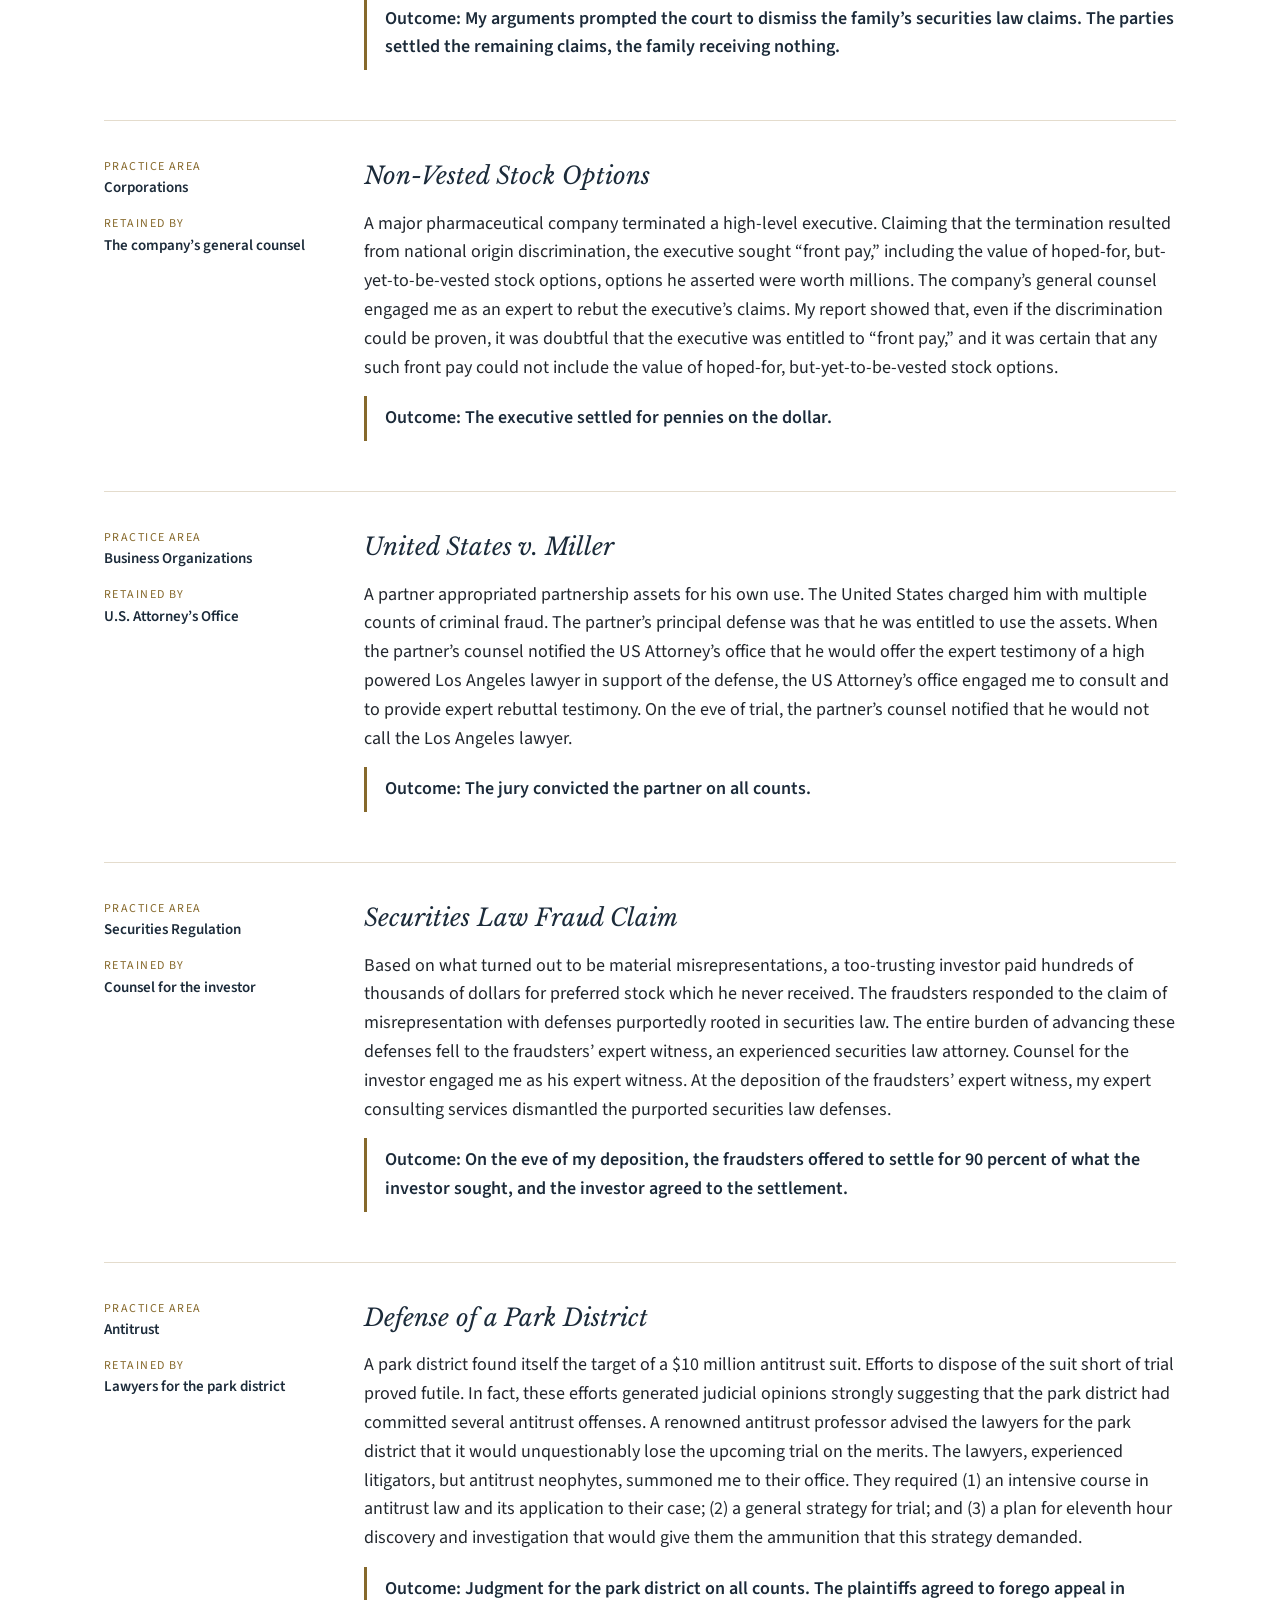
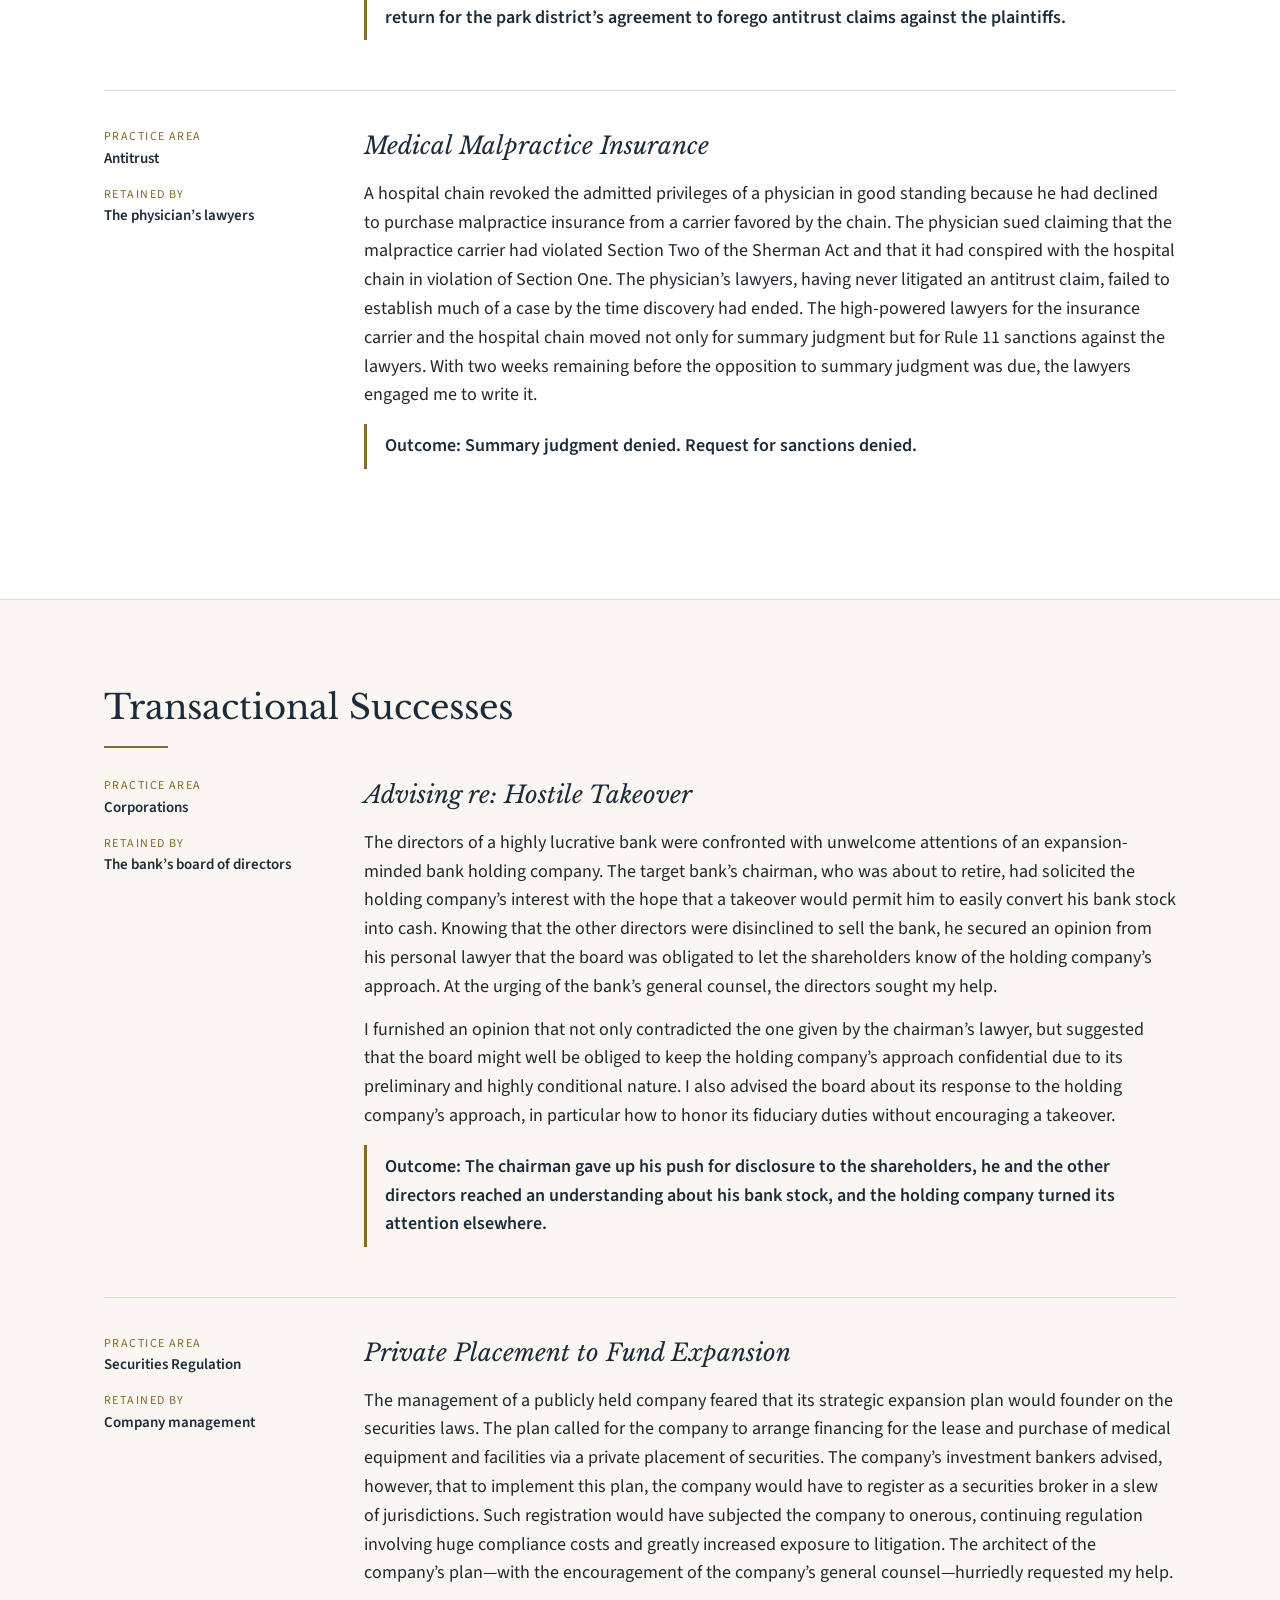
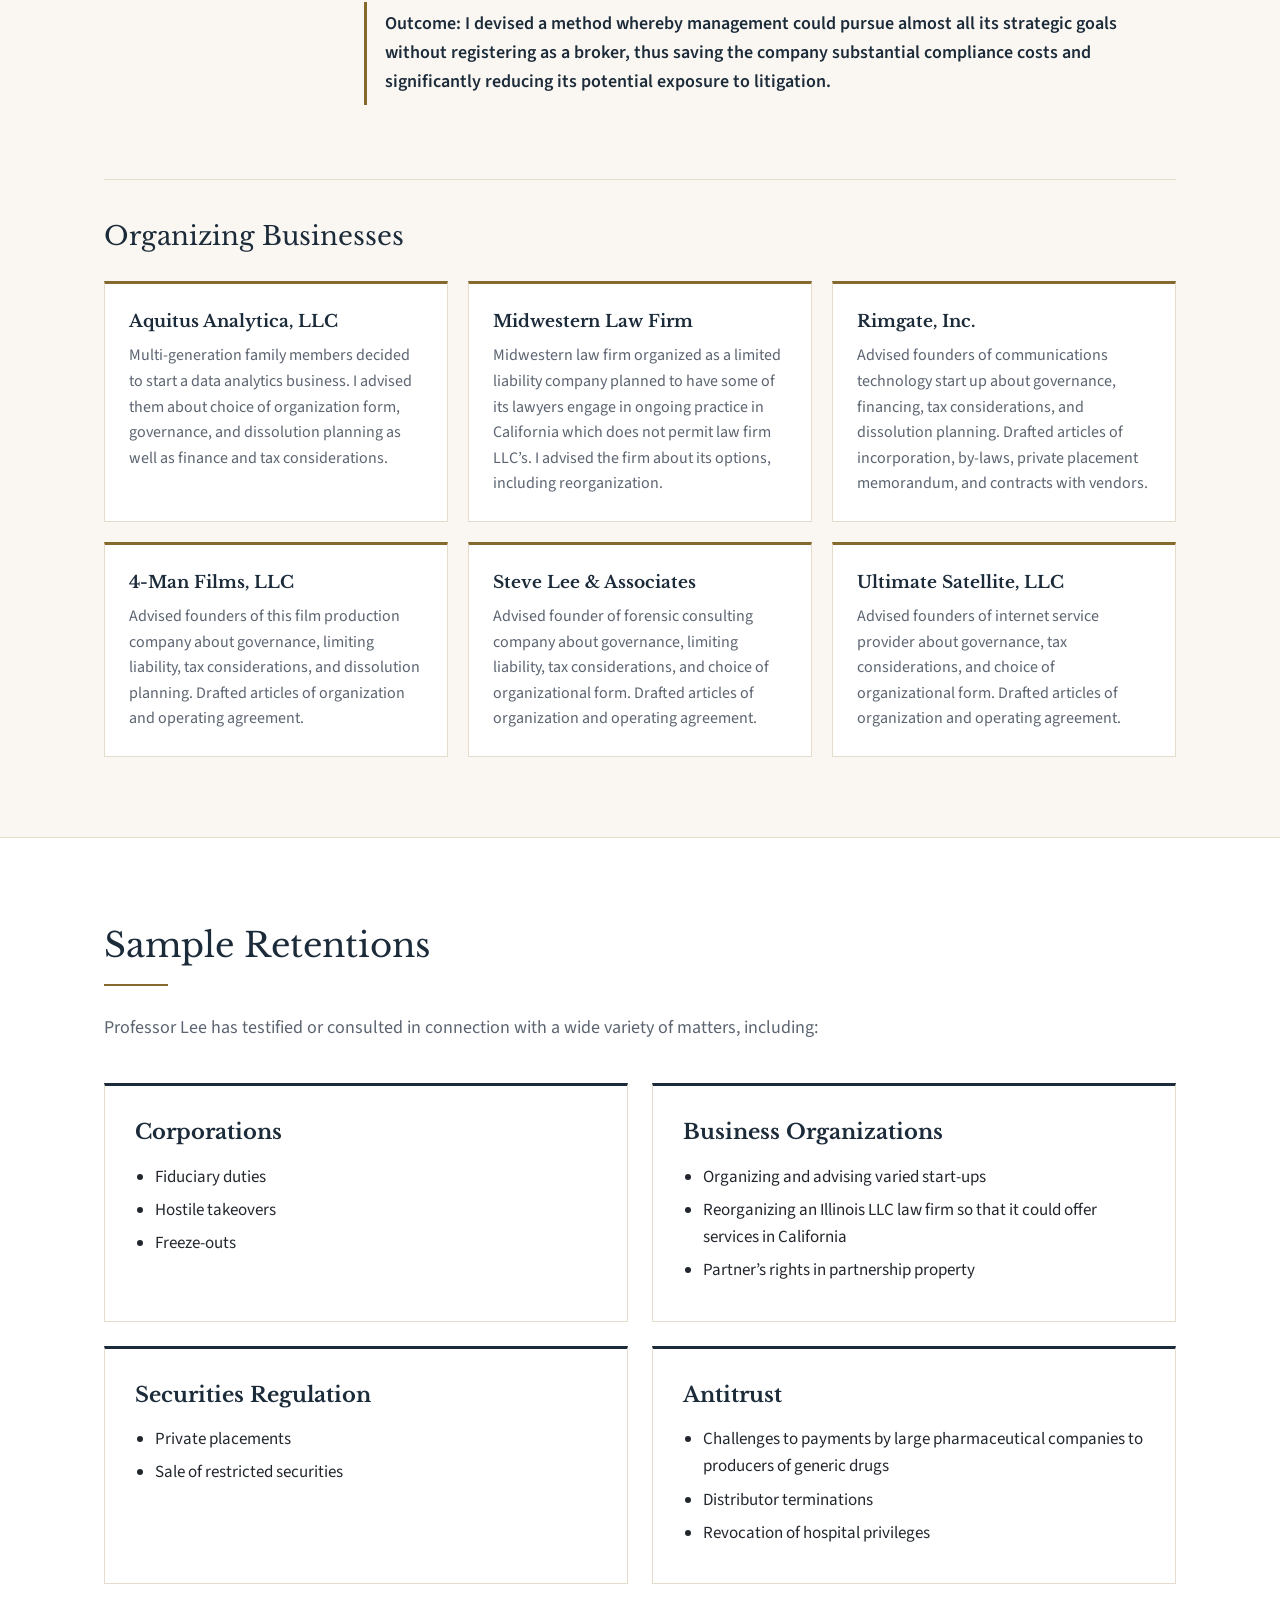
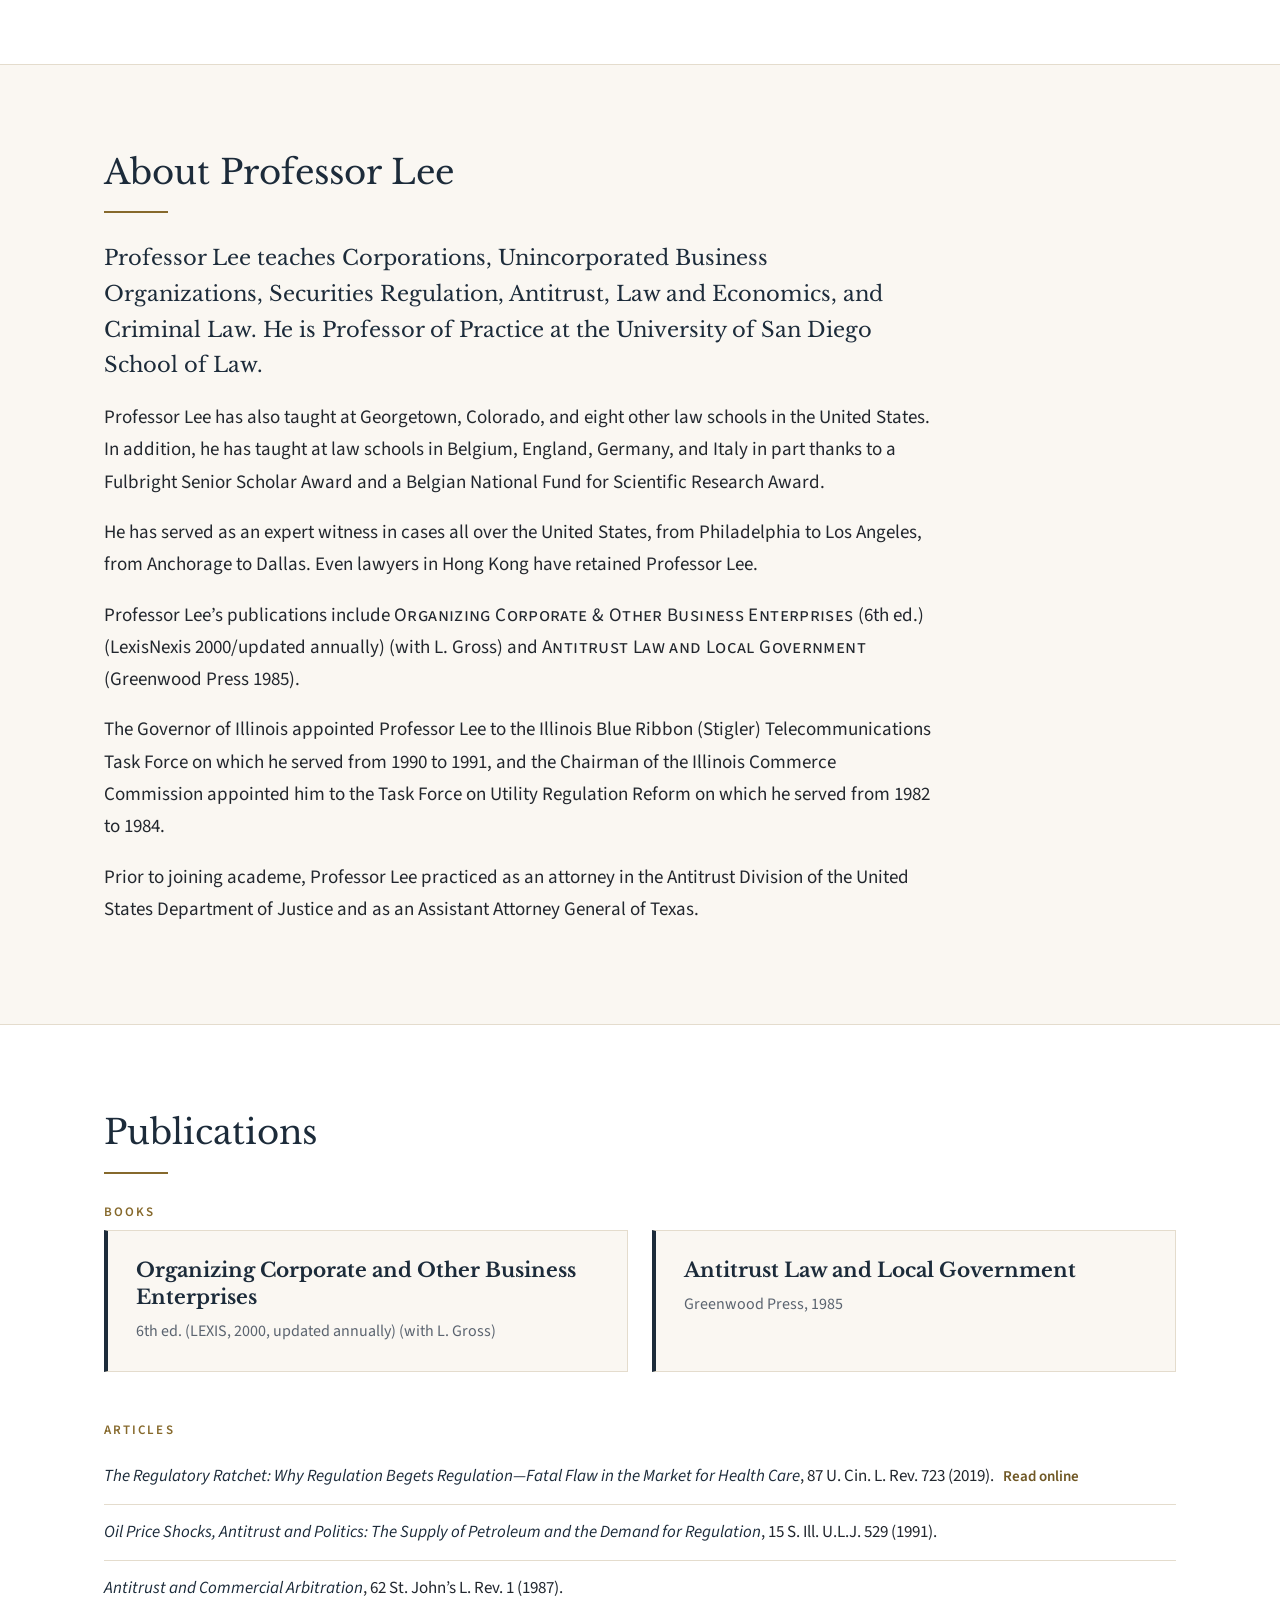
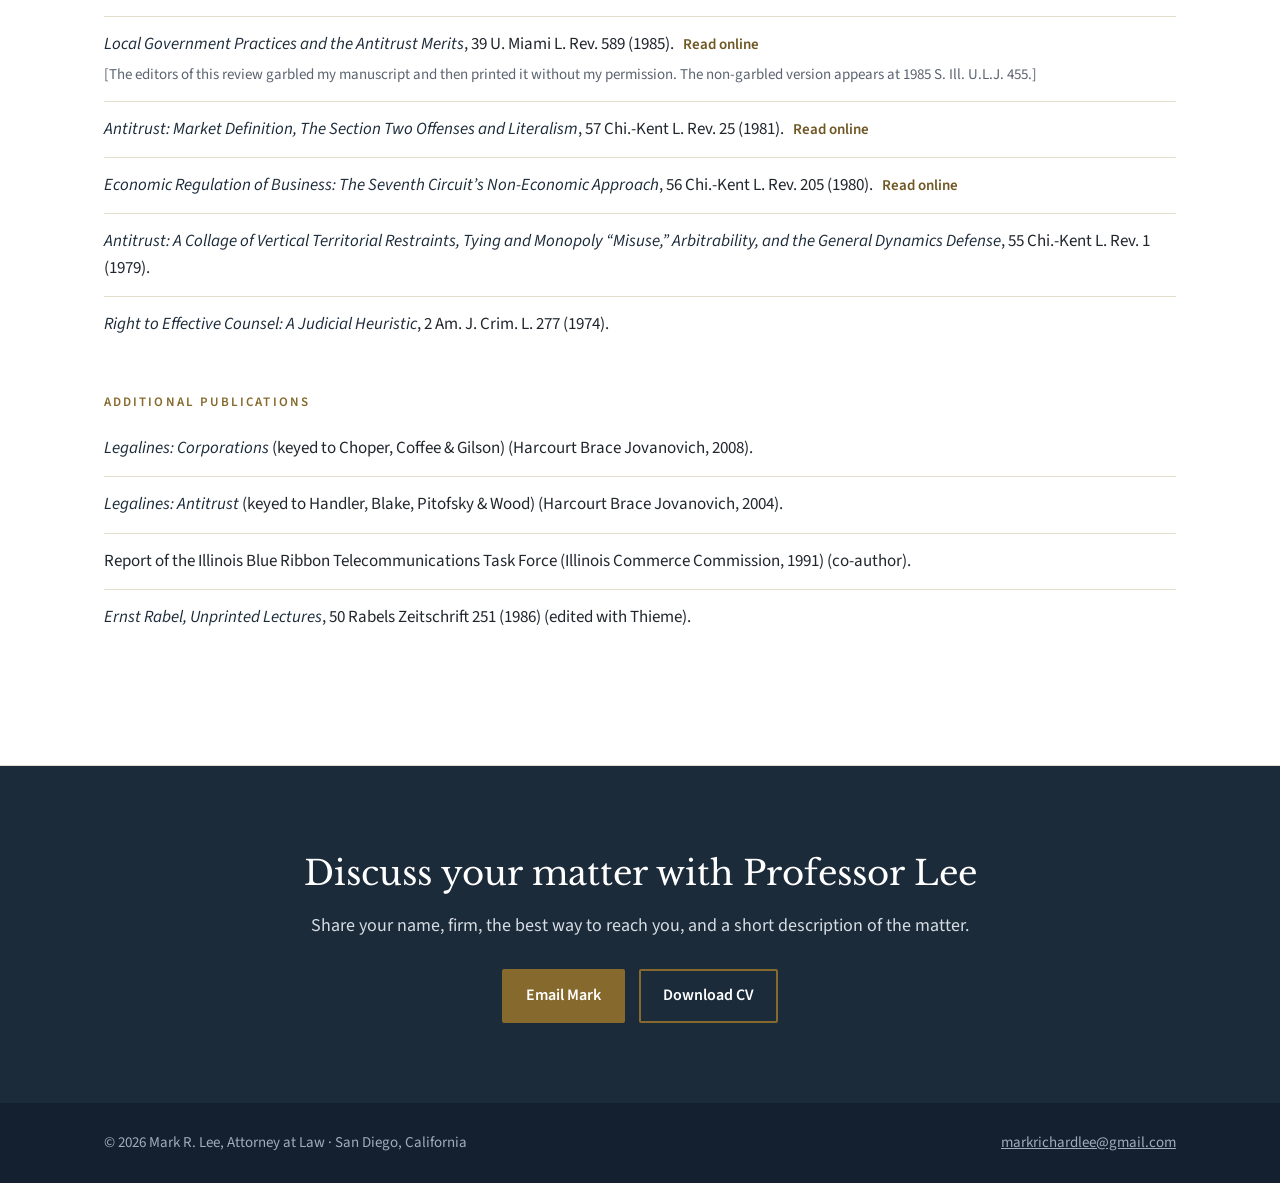
<file: mockups/index.html>
<!doctype html>
<html lang="en">
<head>
	<meta charset="utf-8">
	<meta name="viewport" content="width=device-width, initial-scale=1">
	<meta name="robots" content="noindex, nofollow">
	<title>Mark R. Lee</title>
	<!-- The design mockups have been replaced by the new homepage; send old links there. -->
	<meta http-equiv="refresh" content="0; url=../">
	<link rel="canonical" href="../">
	<script>
		var map = { '#results': '#litigation', '#expertise': '#retentions', '#contact': '#contact' };
		location.replace('../' + (map[location.hash] || ''));
	</script>
</head>
<body style="font-family: Arial, sans-serif; padding: 40px; text-align: center;">
	<p>This page has moved. <a href="../">Go to Mark R. Lee’s homepage</a>.</p>
</body>
</html>
</file>
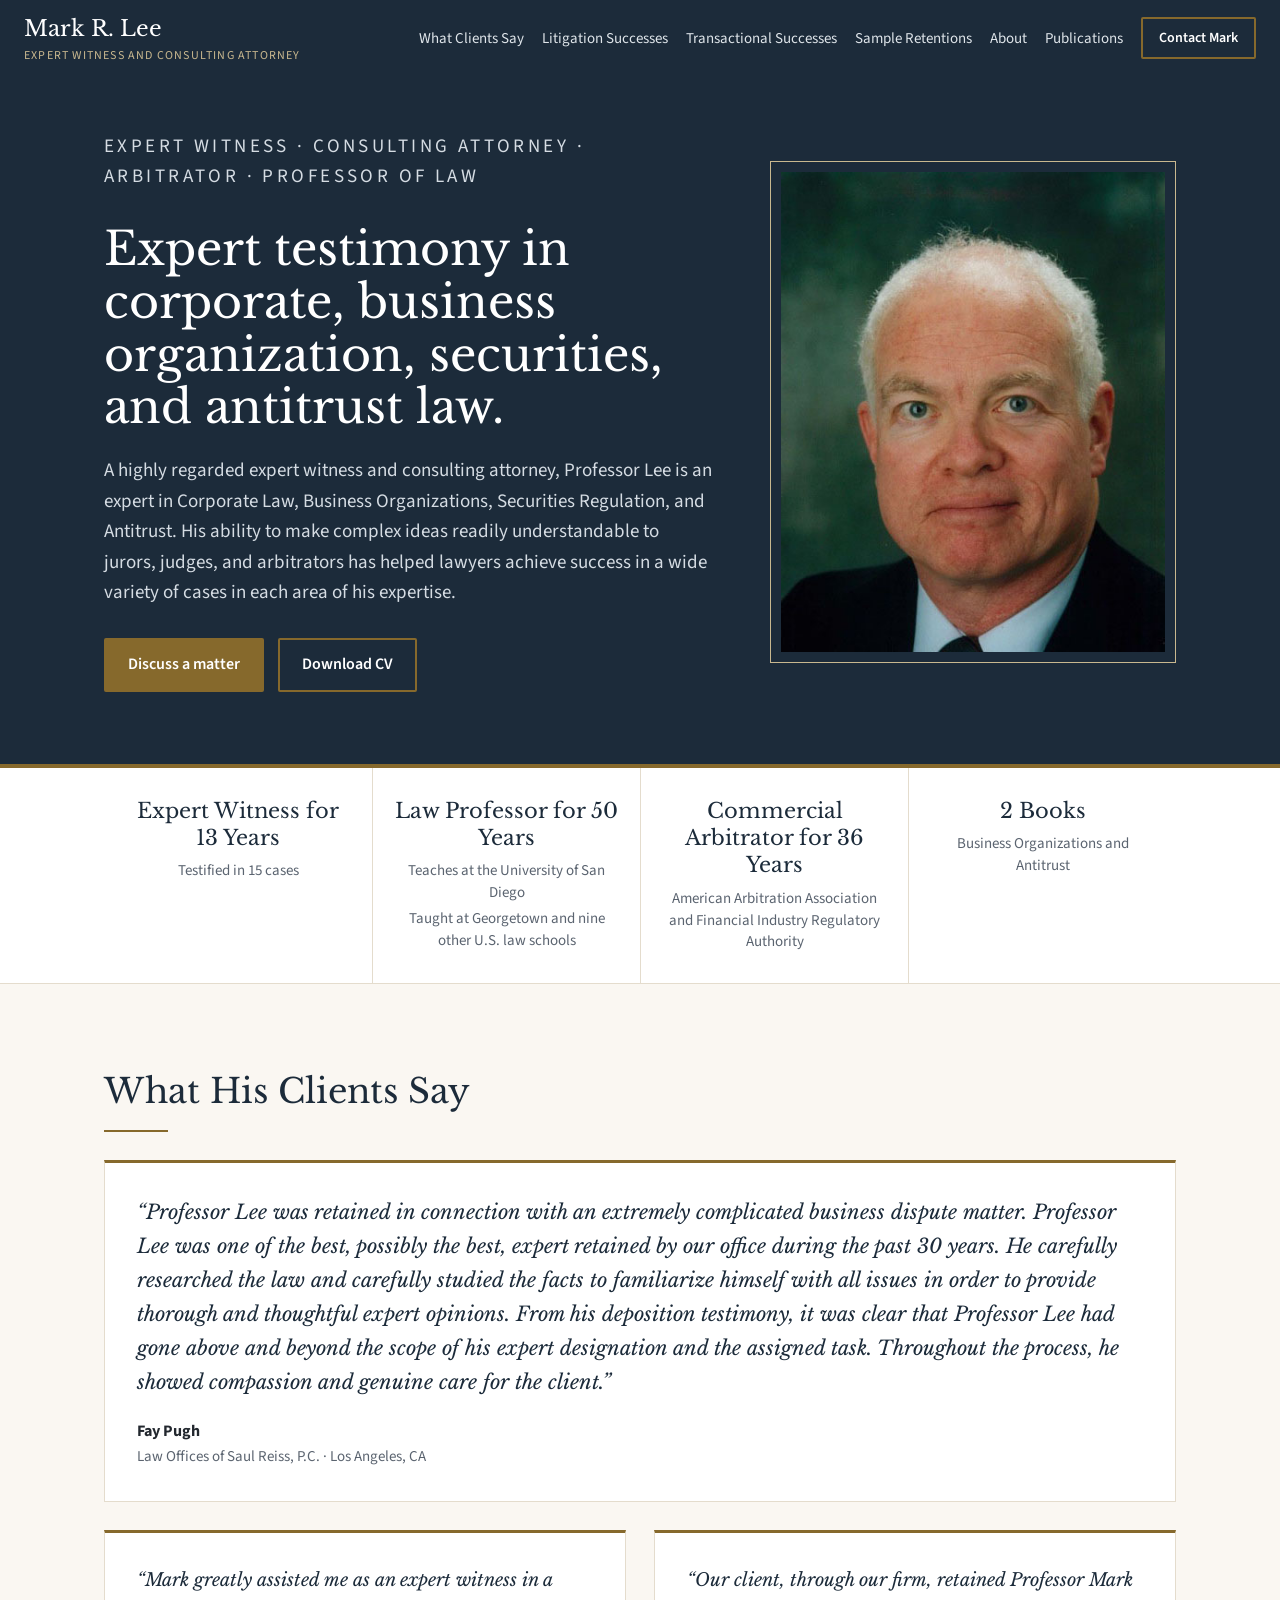
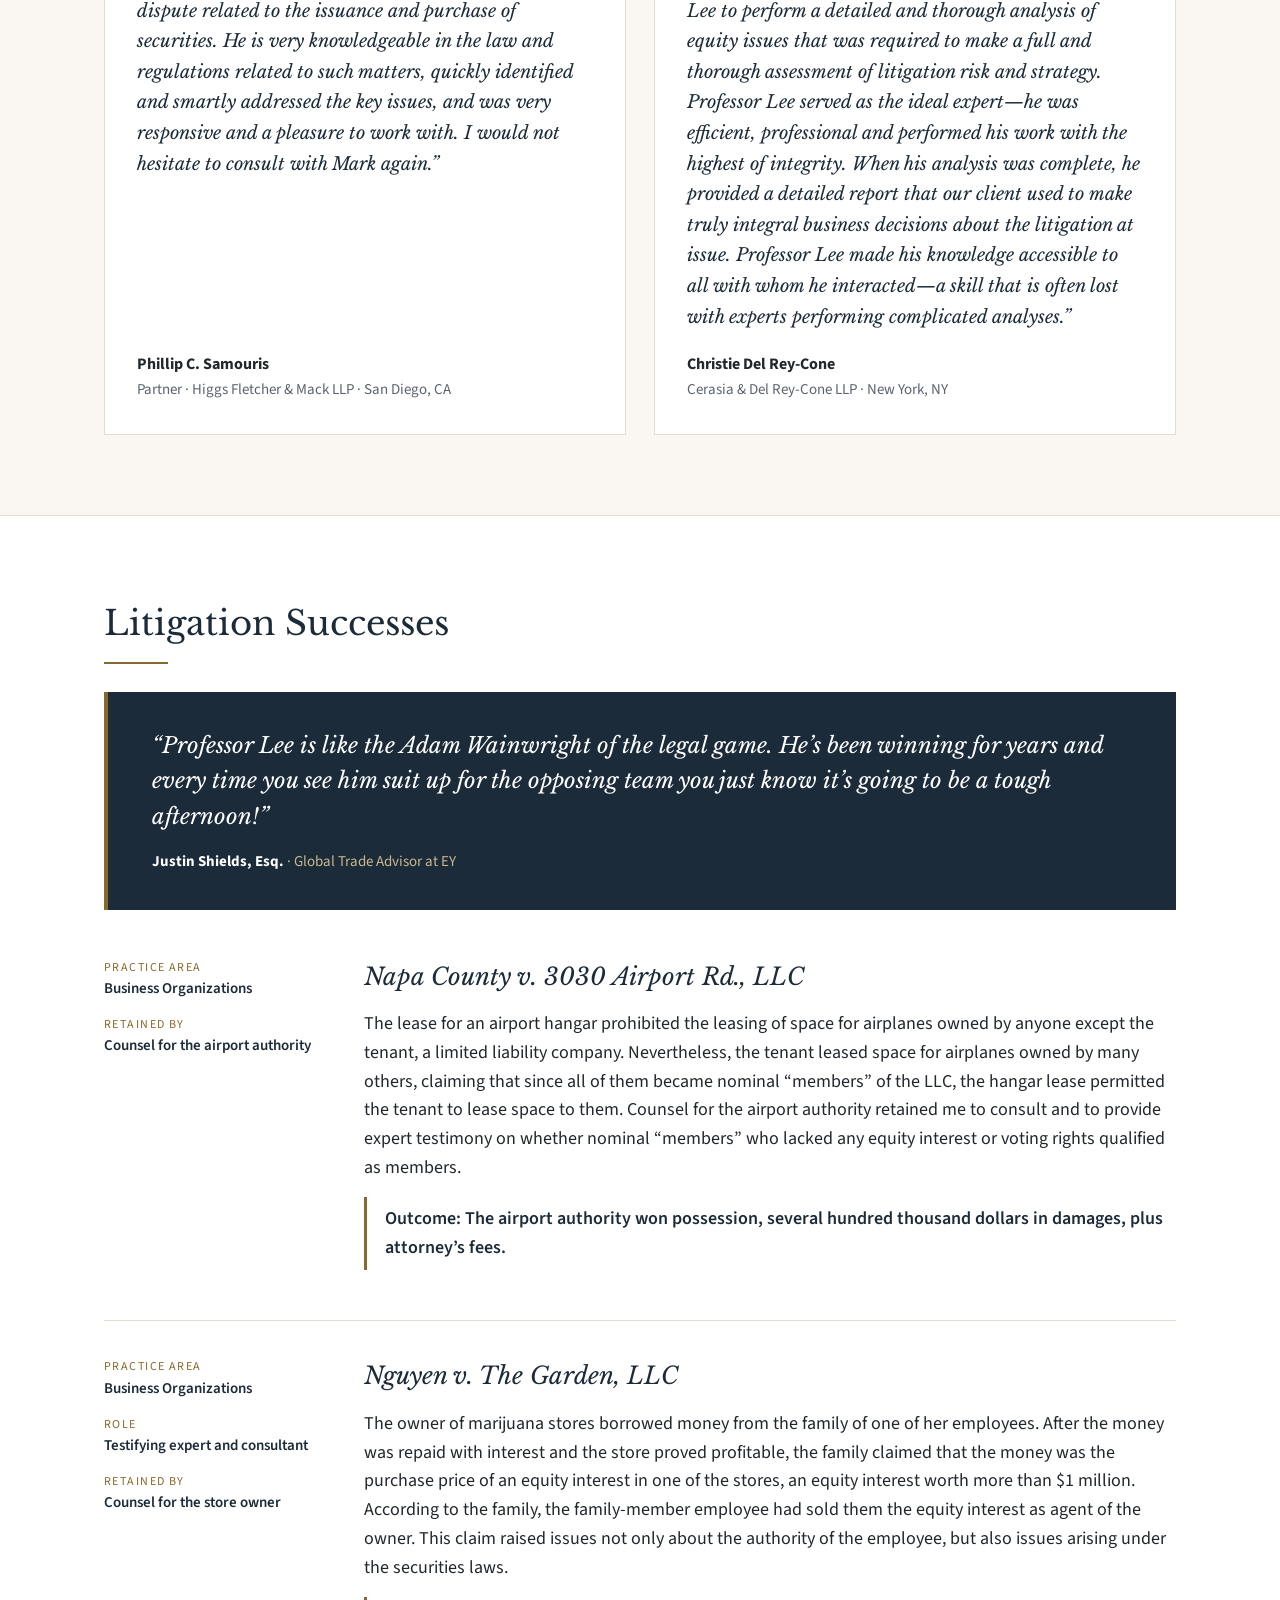
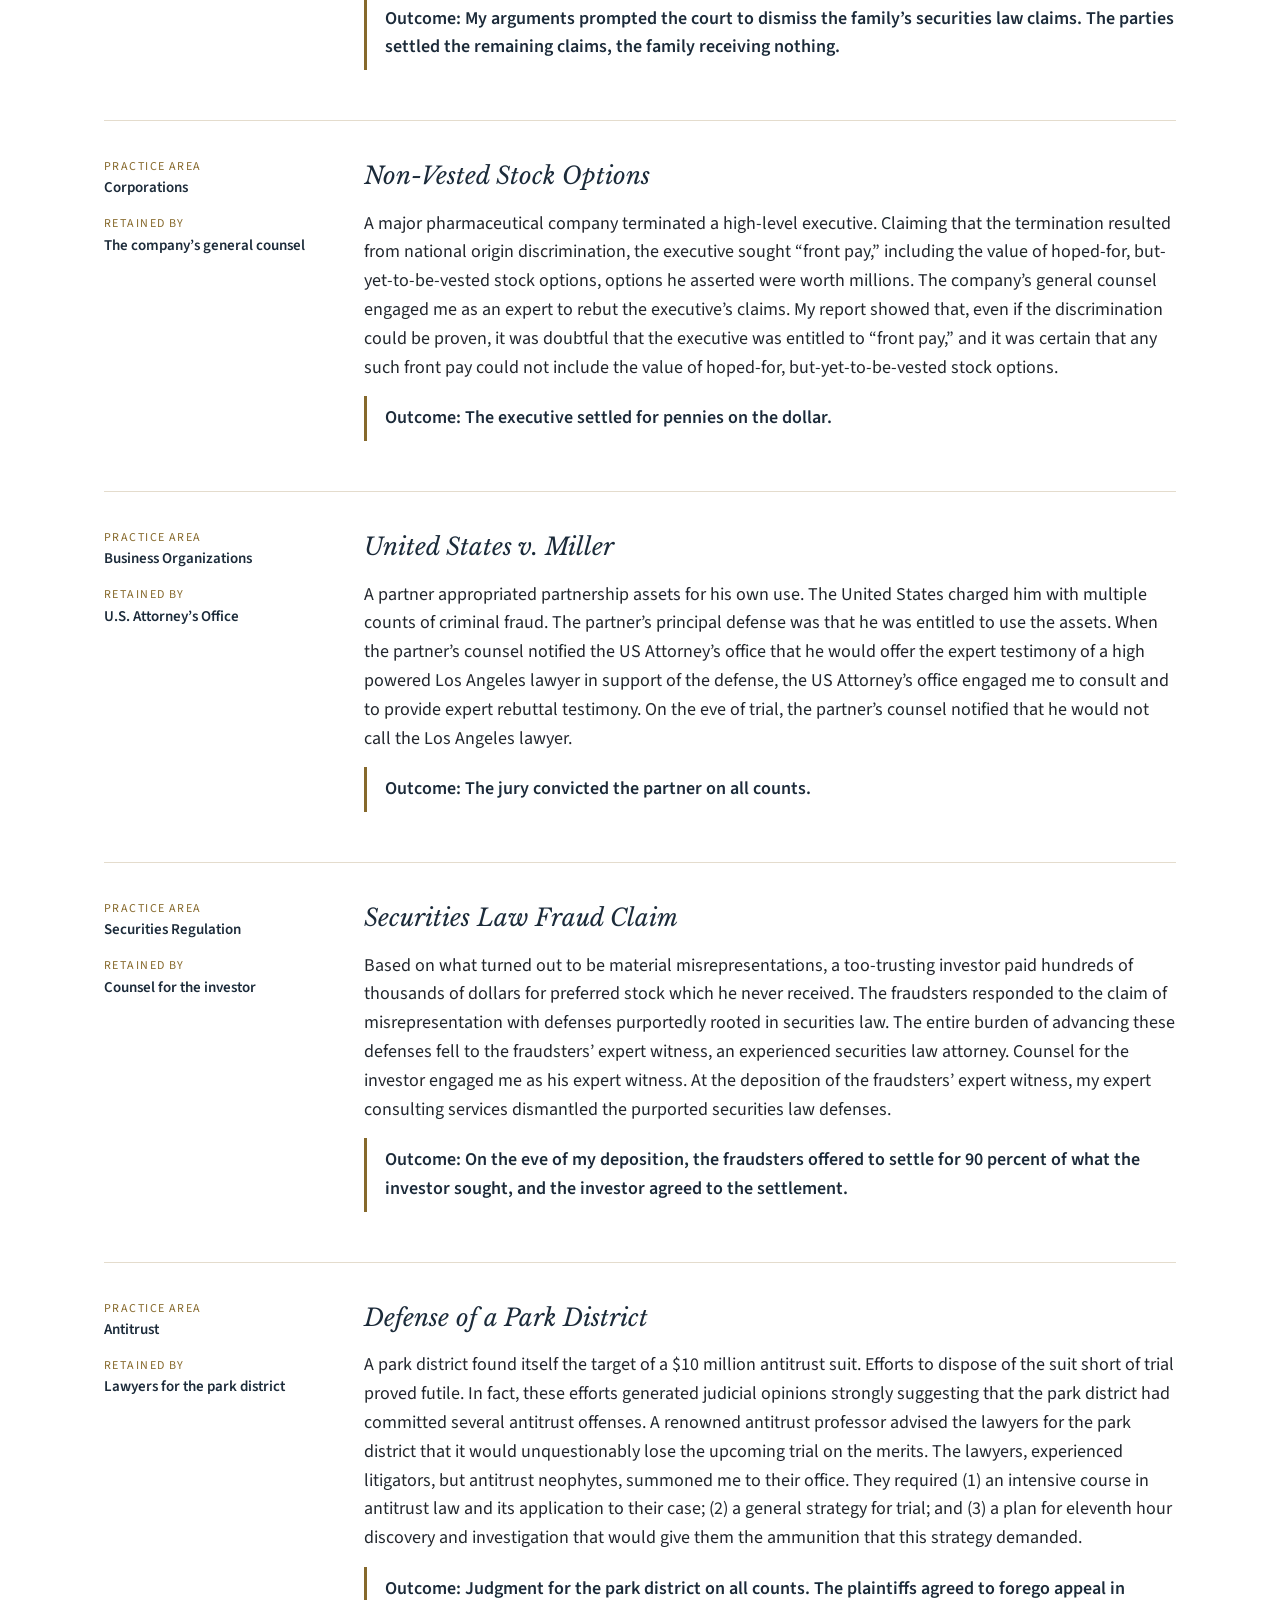
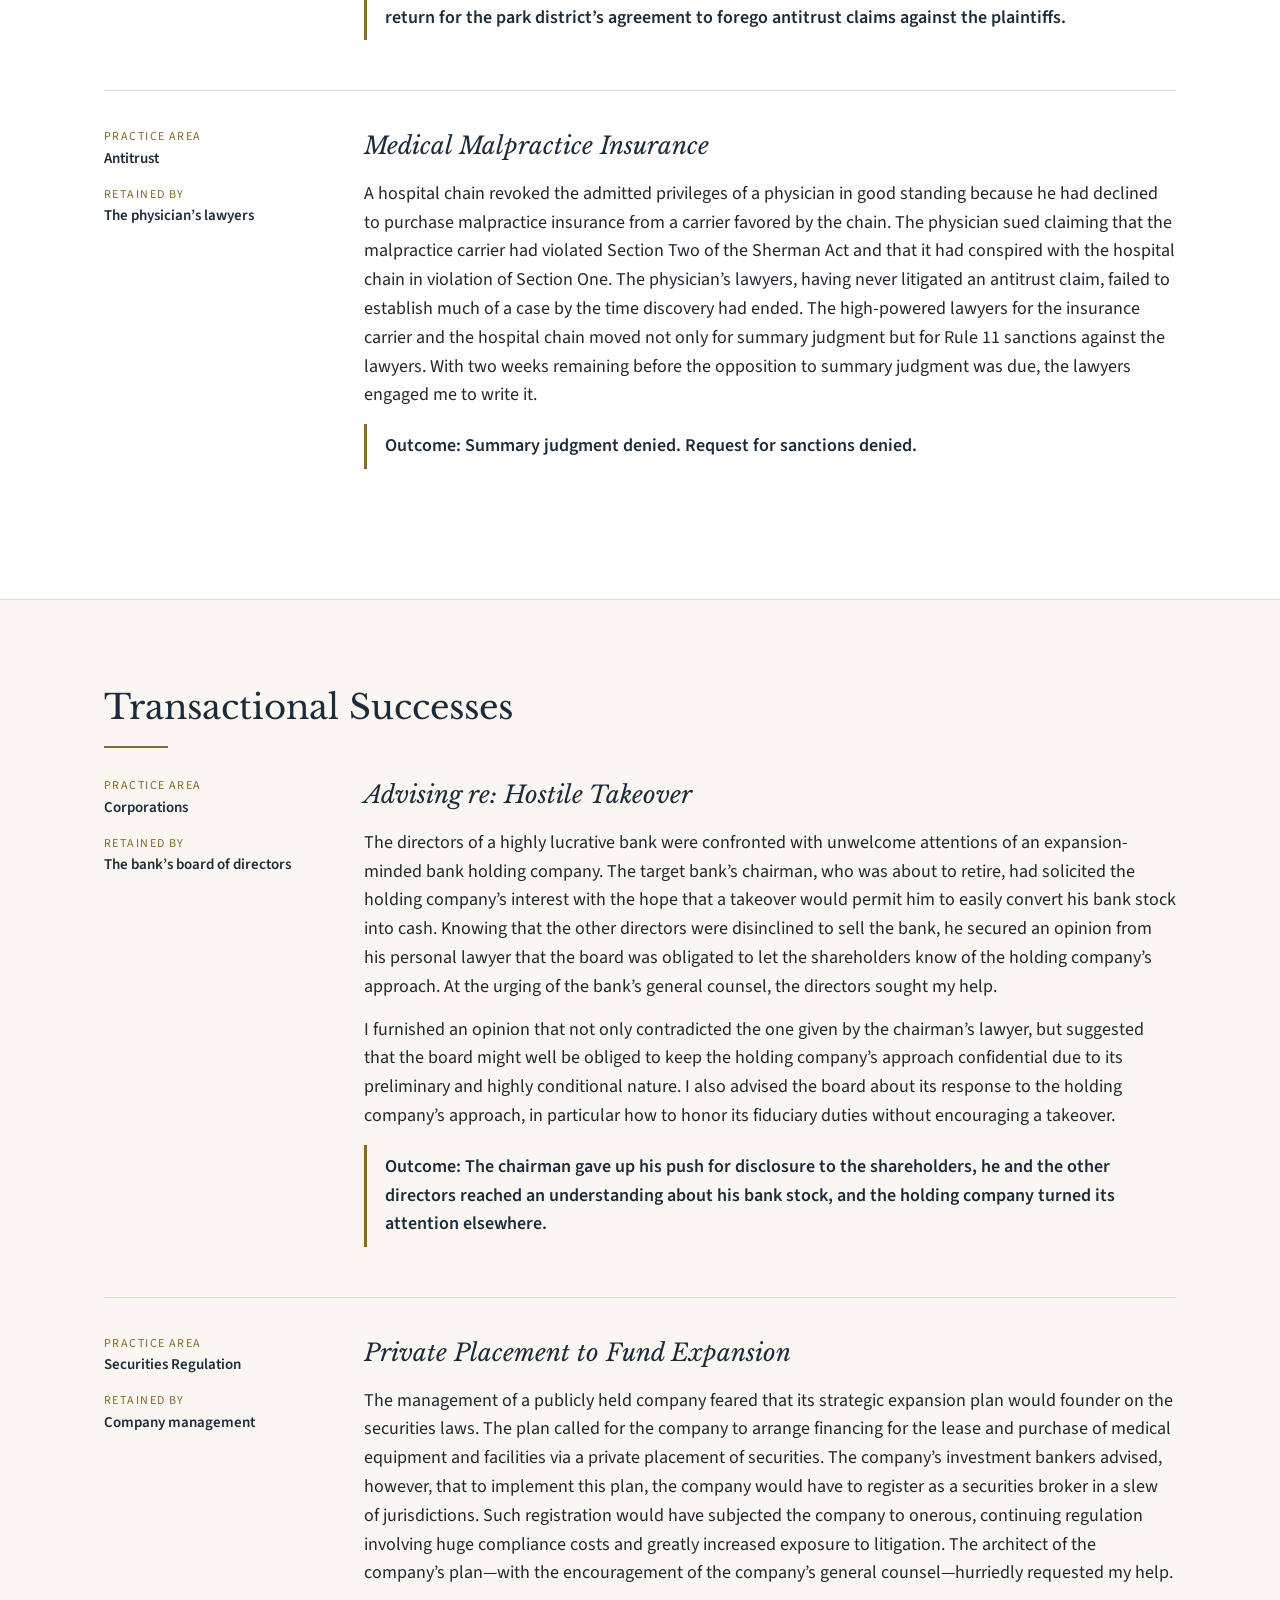
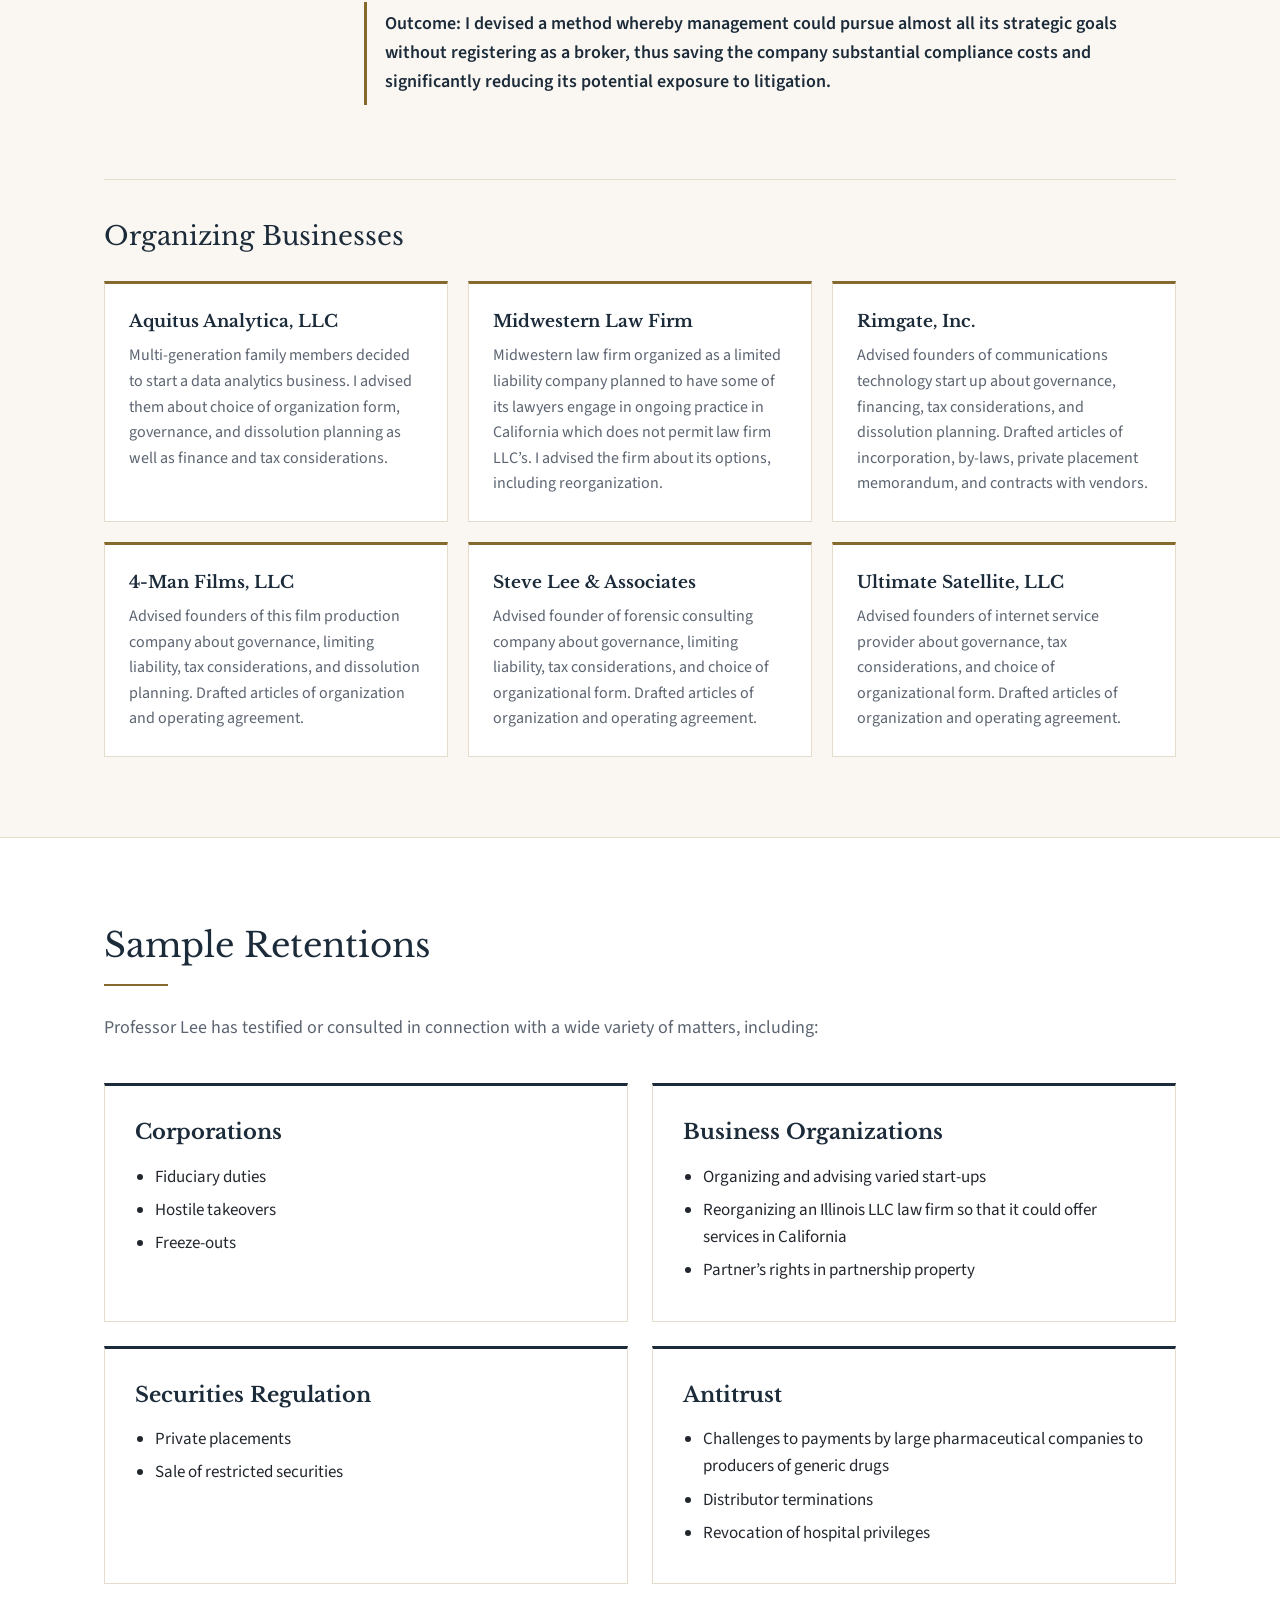
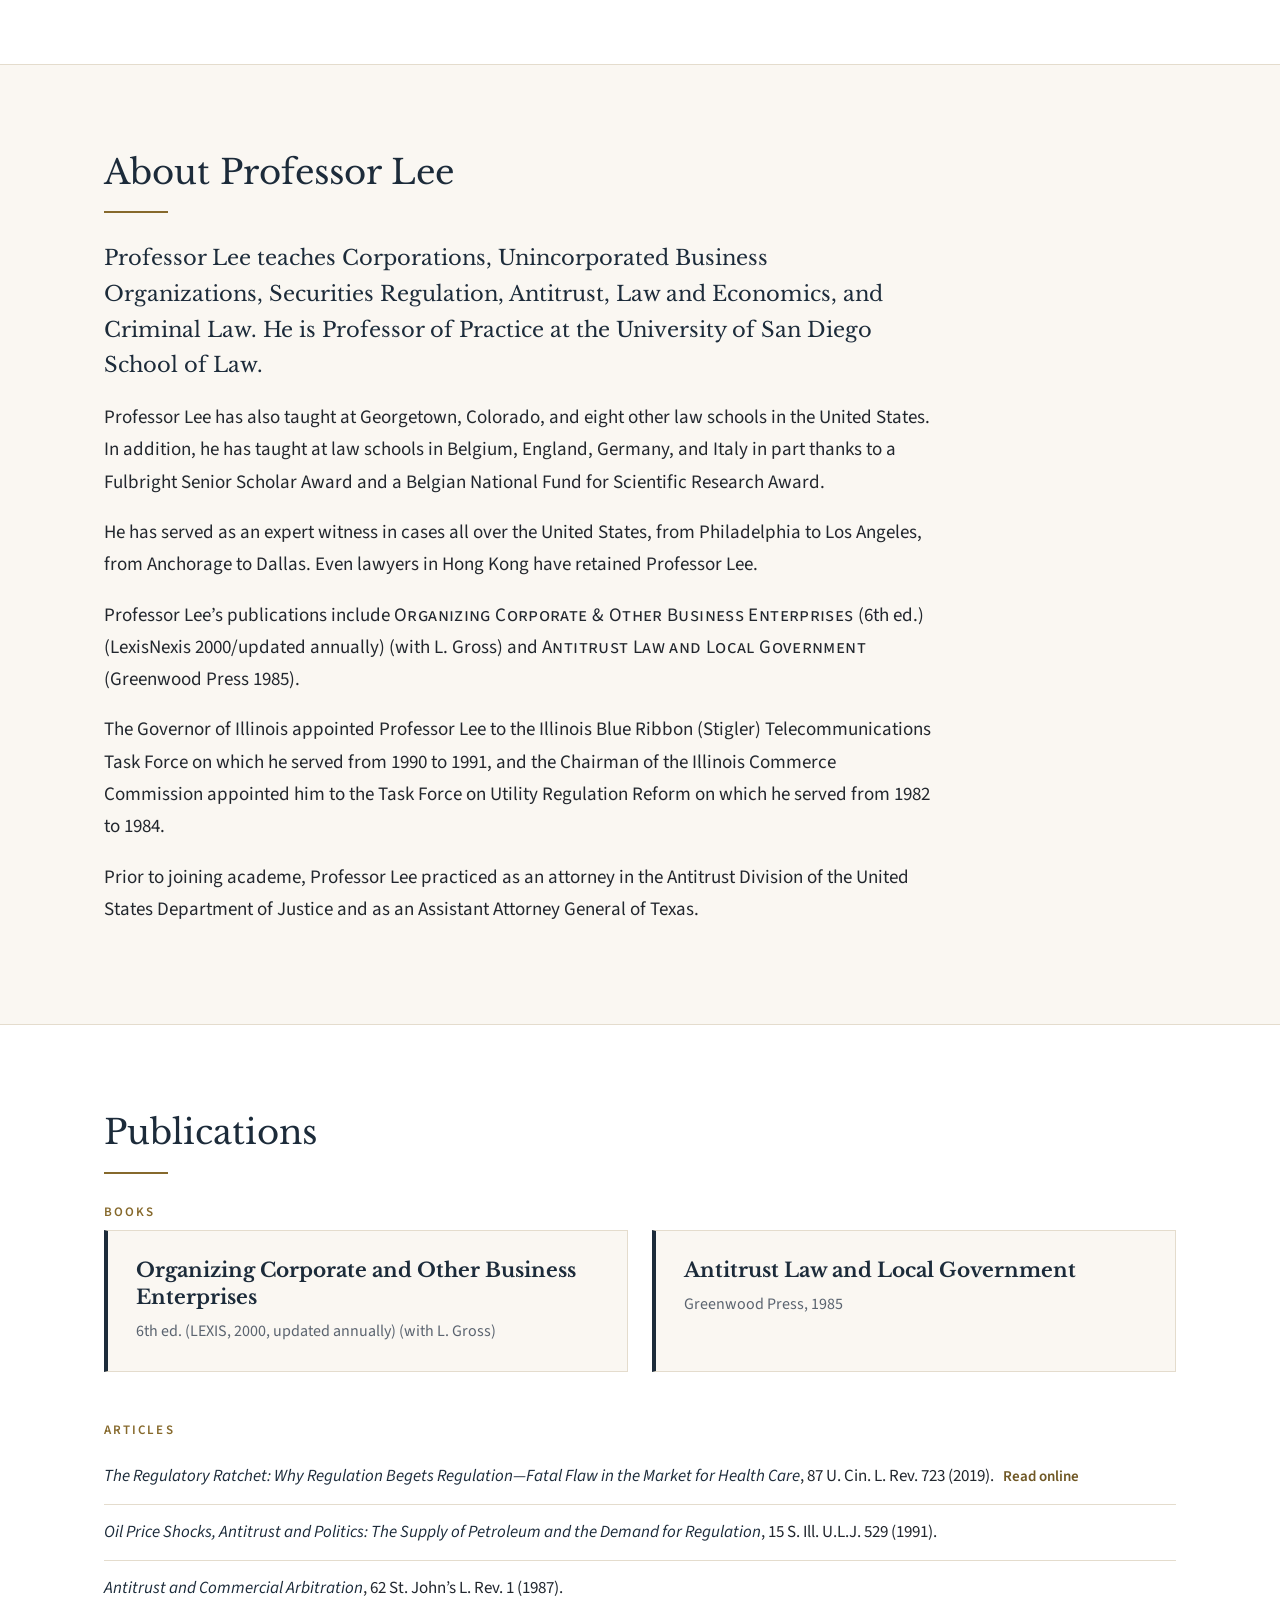
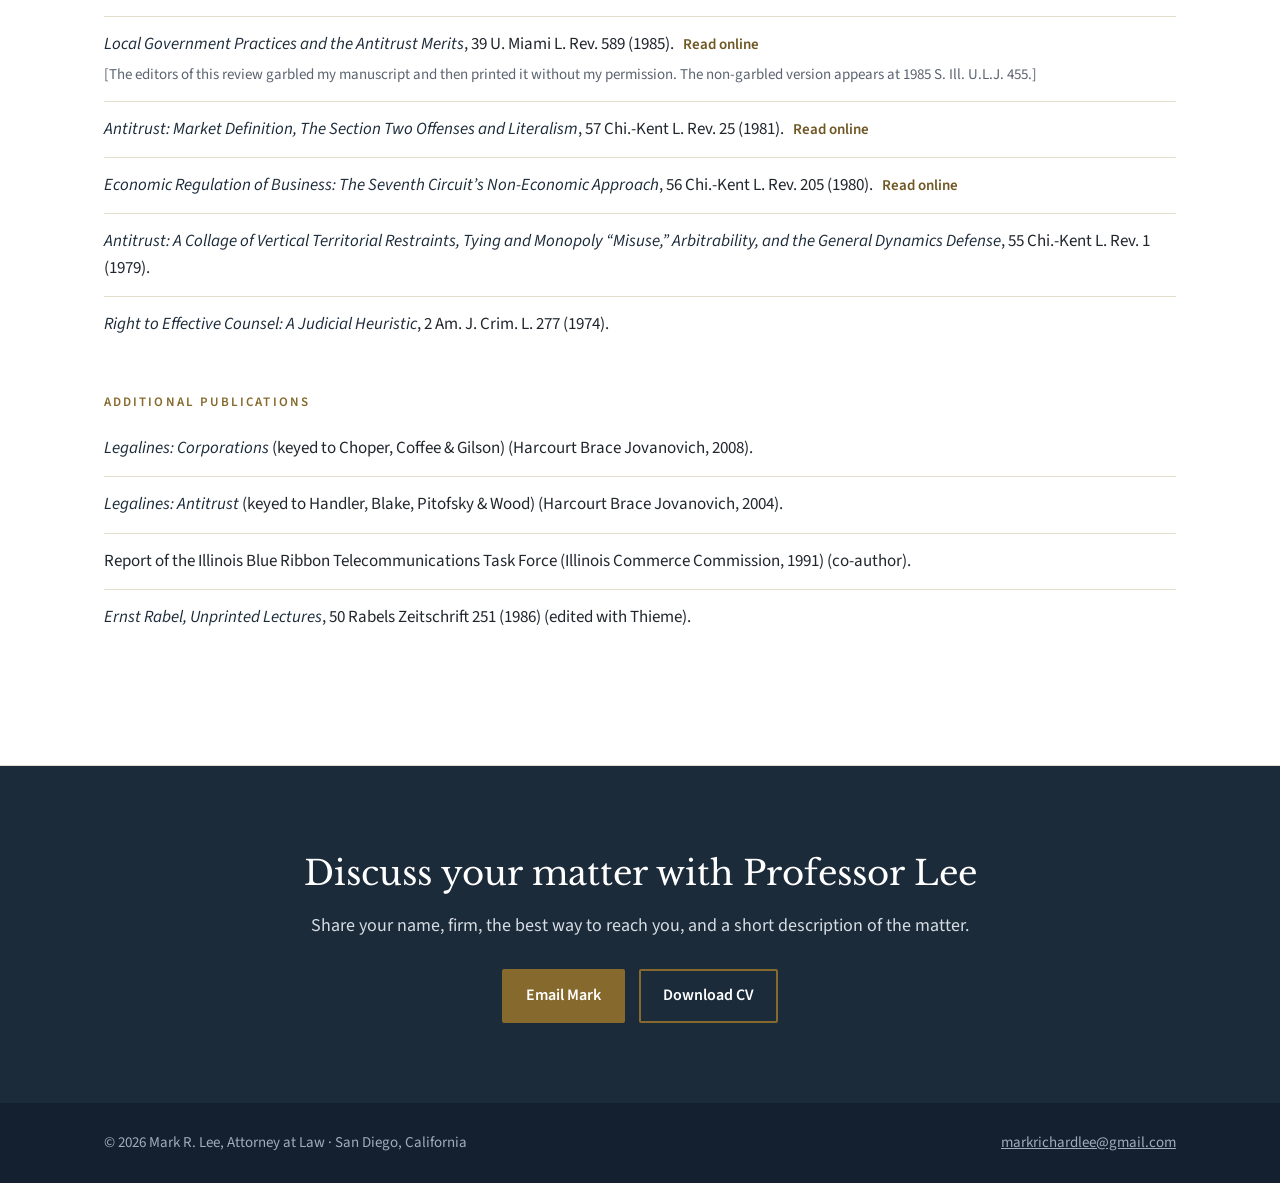
<file: business.html>
<!doctype html>
<html lang="en">
<head>
	<meta charset="utf-8">
	<meta name="viewport" content="width=device-width, initial-scale=1">
	<title>Mark R. Lee</title>
	<!-- Old page from the previous site; kept so existing links still land somewhere useful. -->
	<meta http-equiv="refresh" content="0; url=./#clients">
	<link rel="canonical" href="./#clients">
	<script>location.replace('./#clients');</script>
</head>
<body style="font-family: Arial, sans-serif; padding: 40px; text-align: center;">
	<p>This page has moved. <a href="./#clients">Go to Mark R. Lee’s homepage</a>.</p>
</body>
</html>
</file>
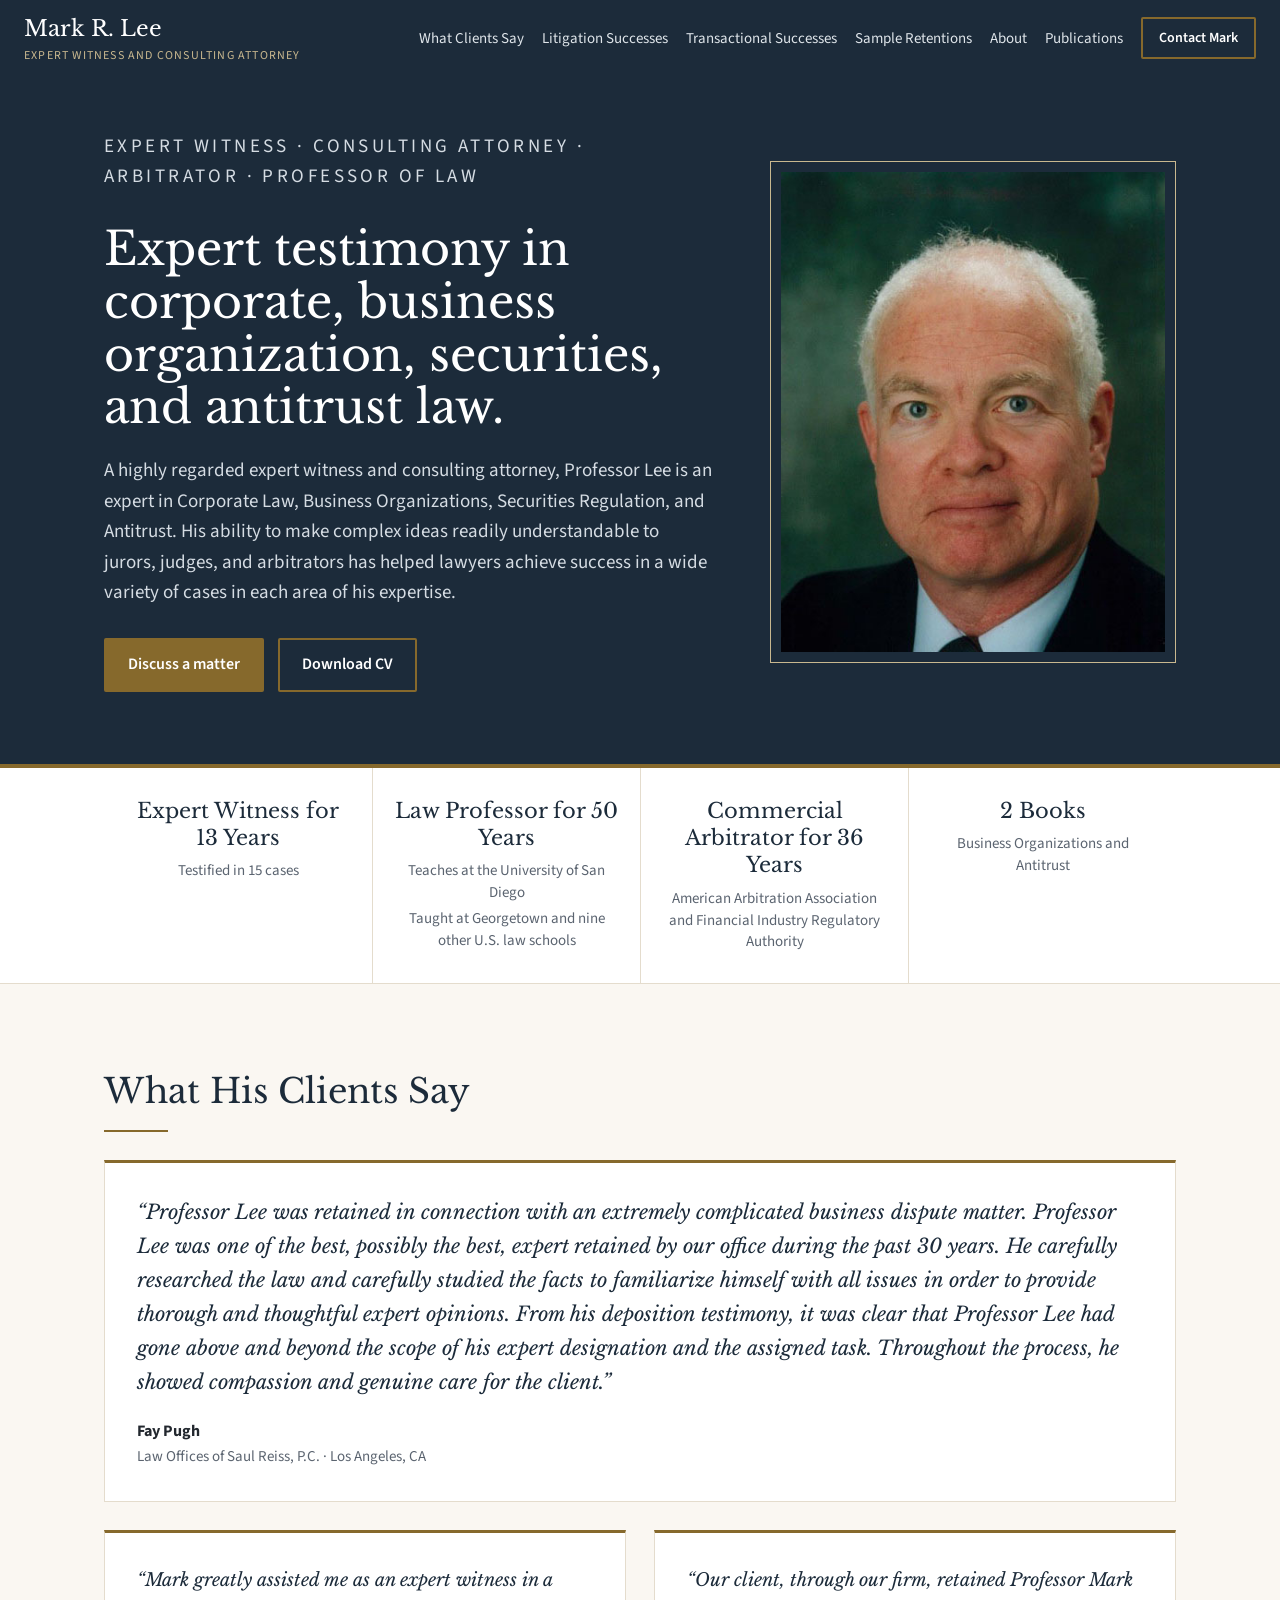
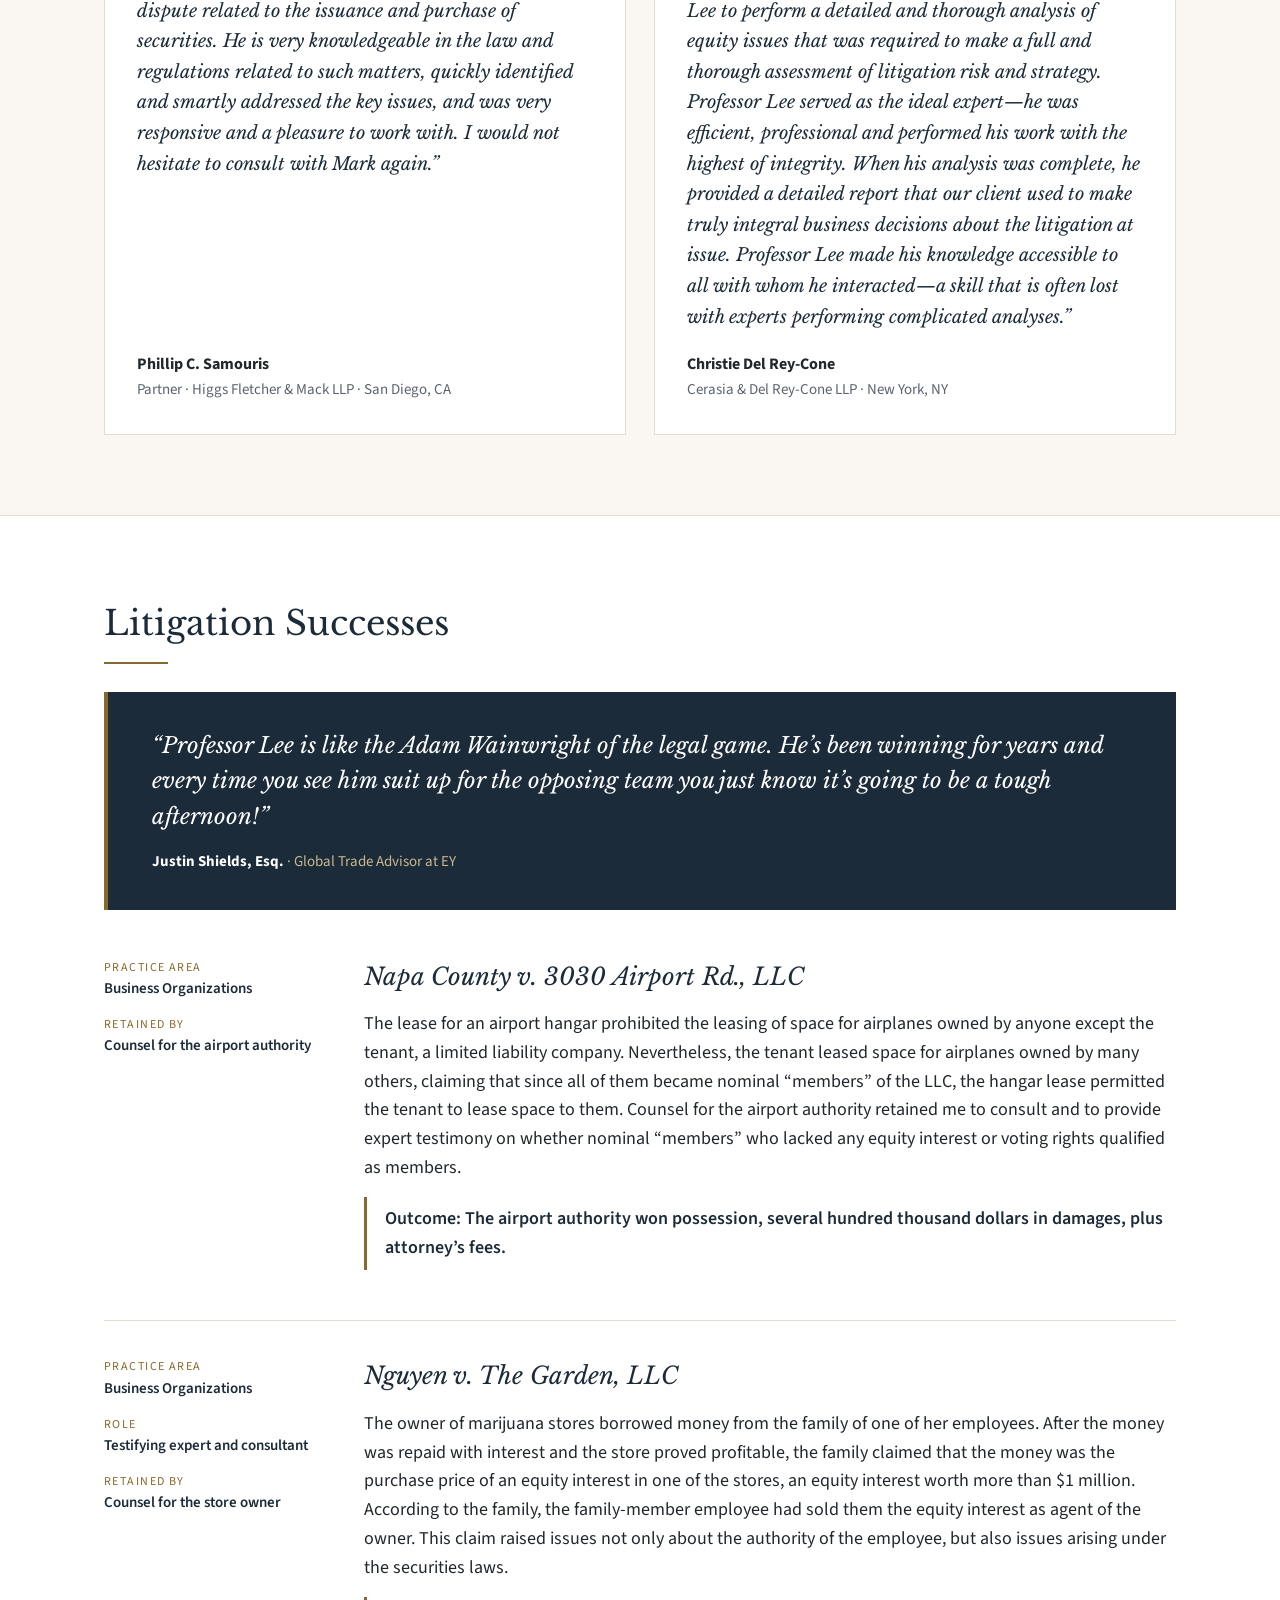
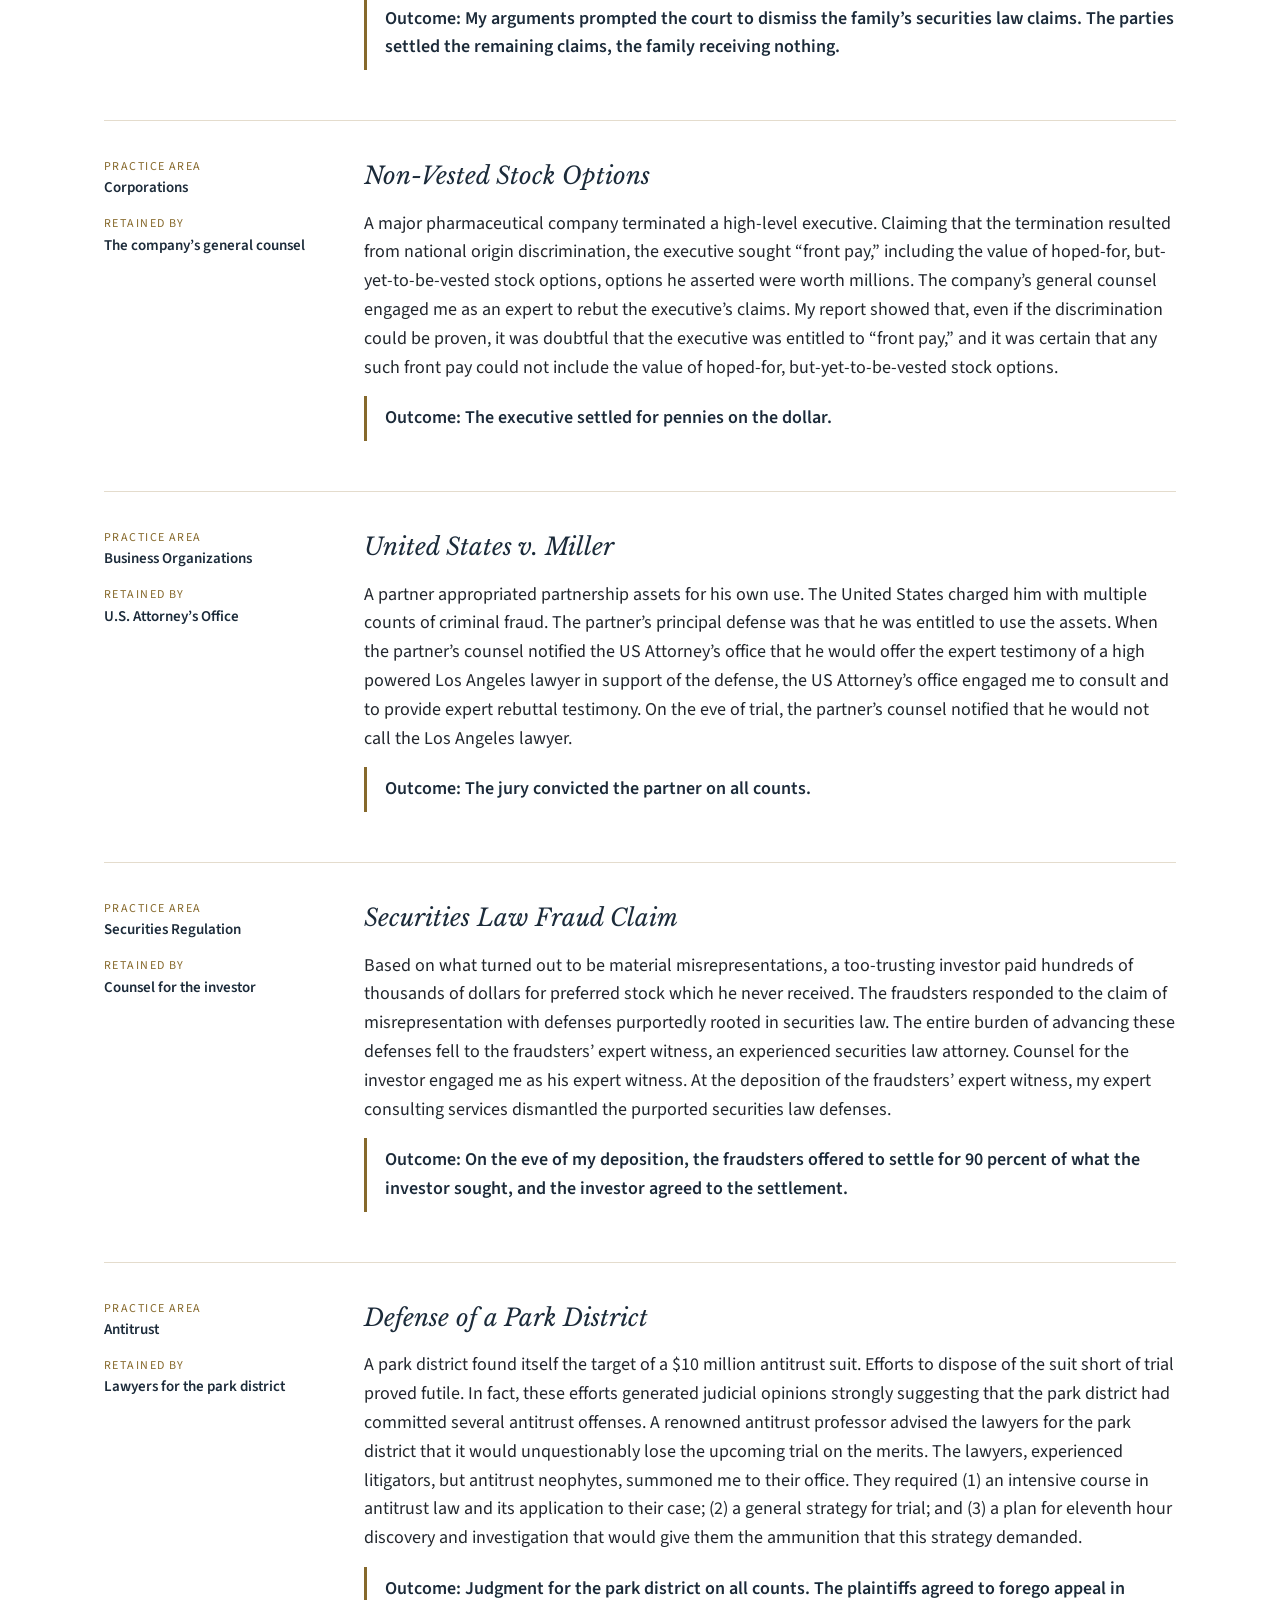
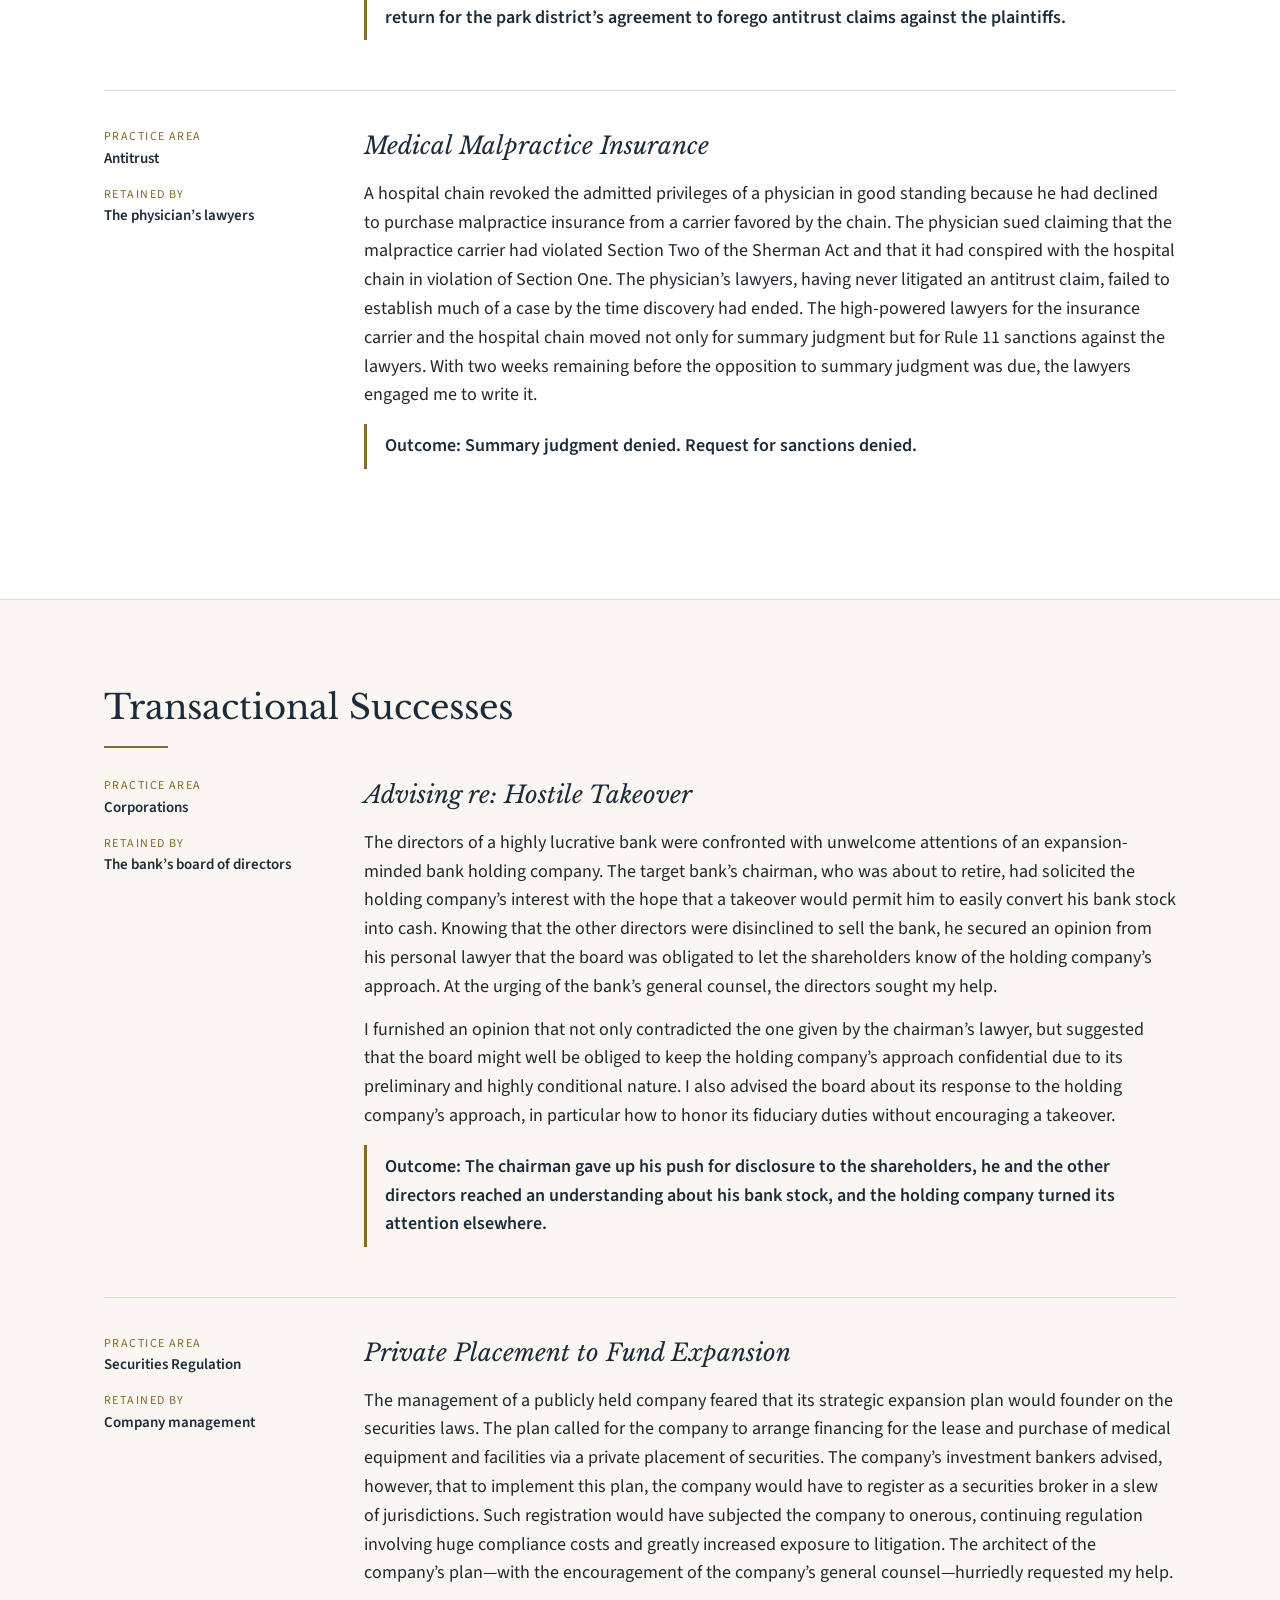
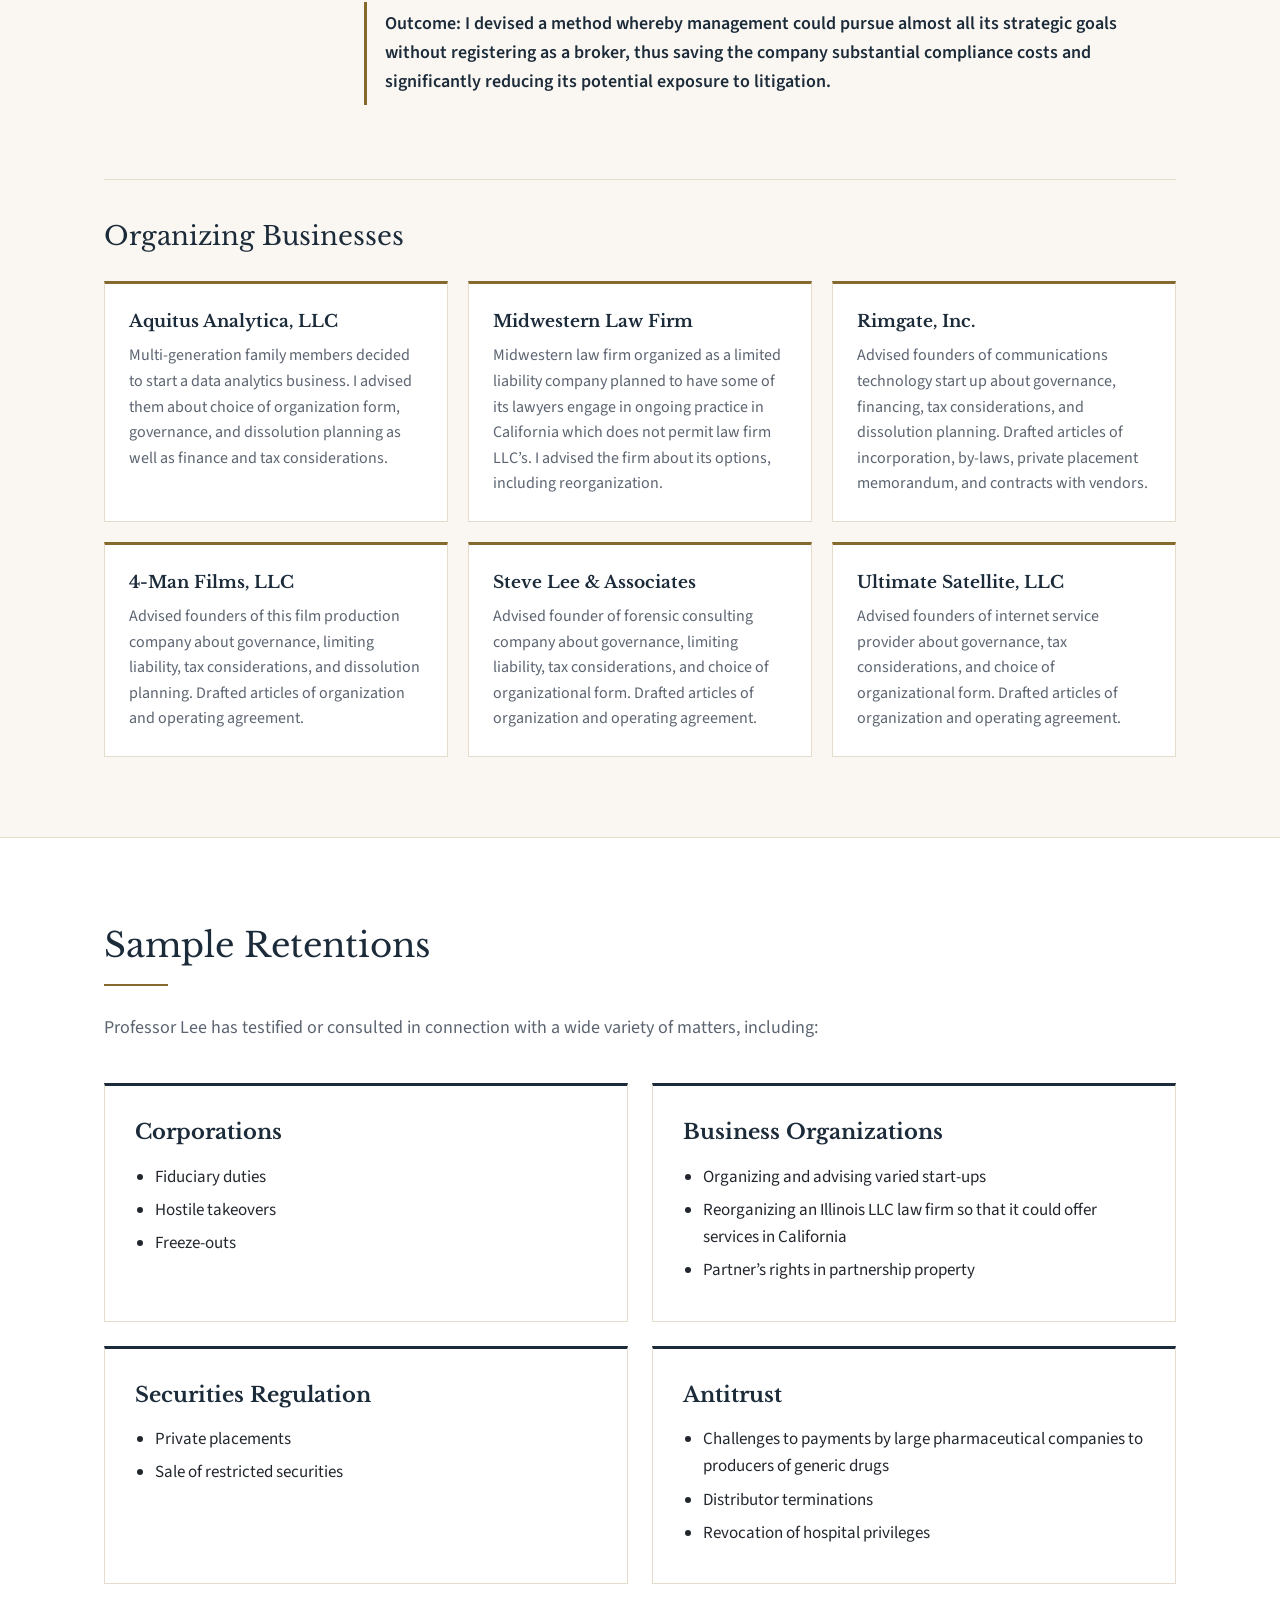
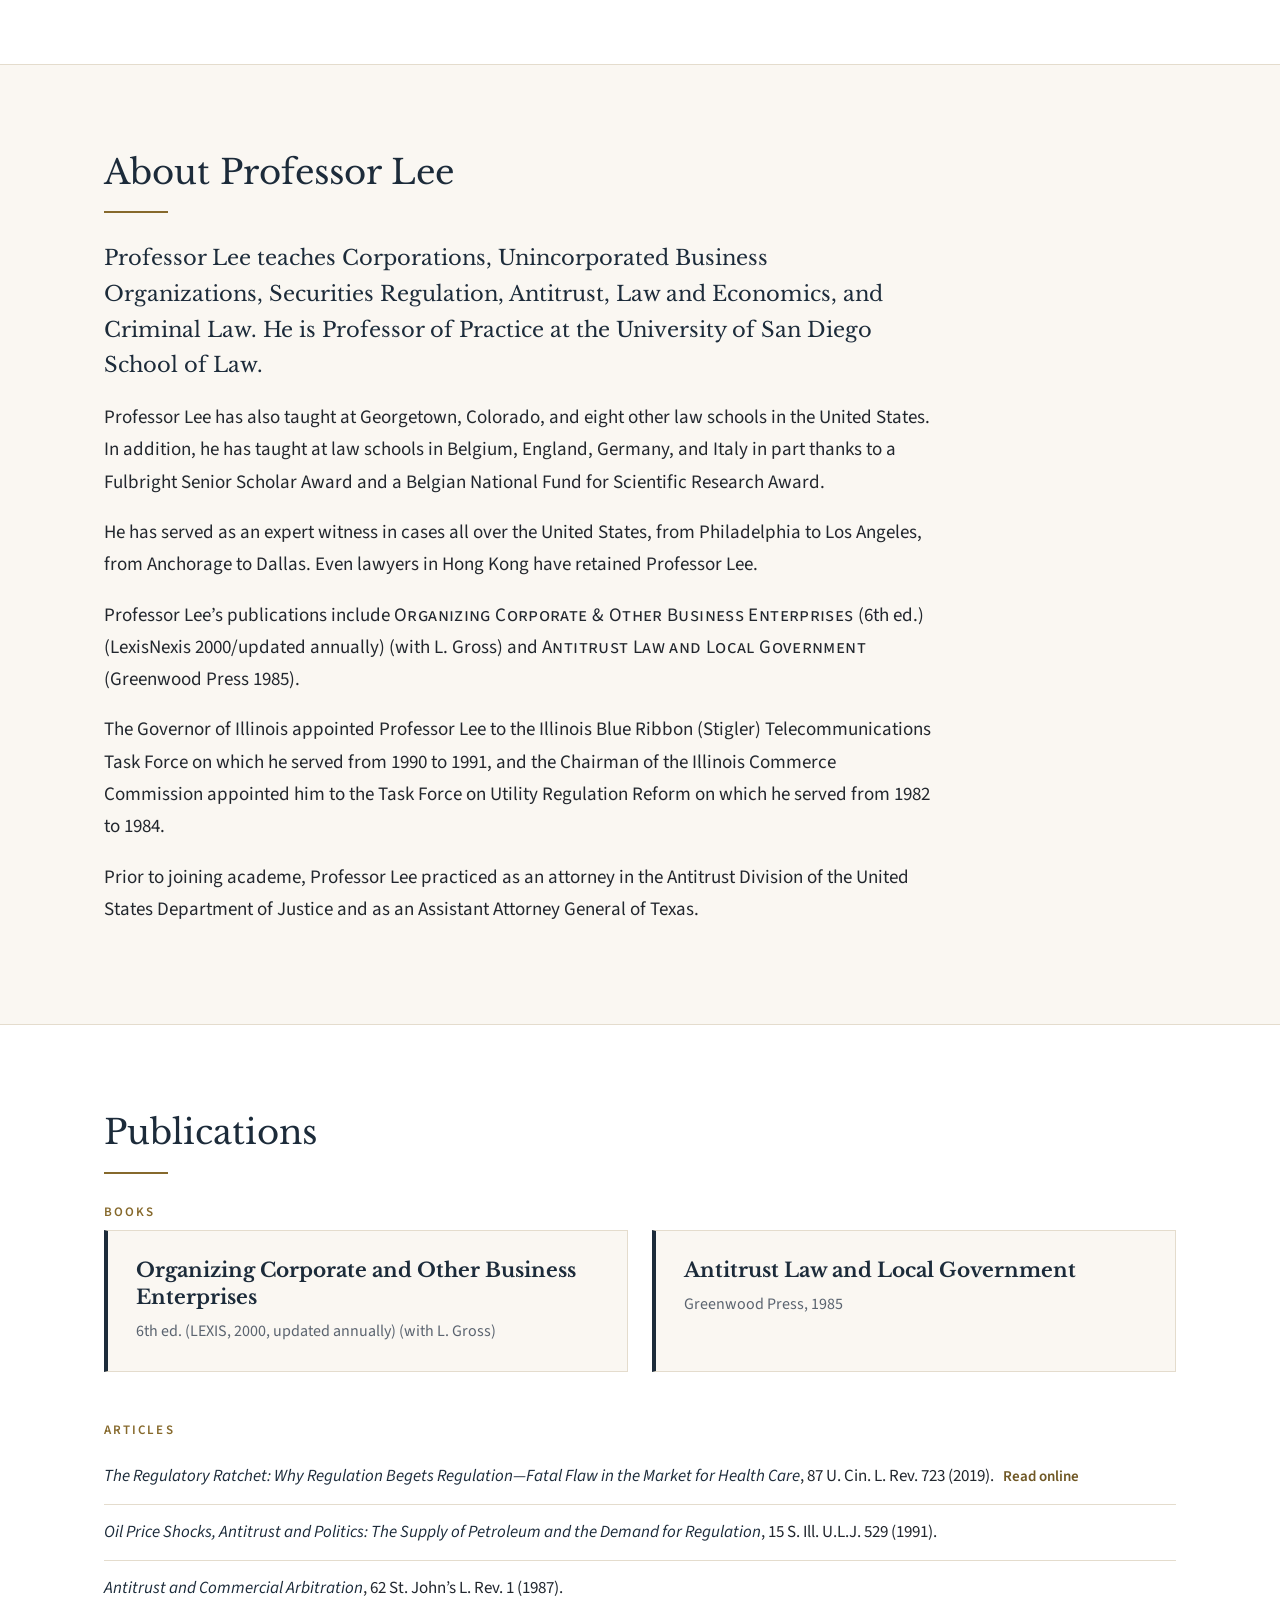
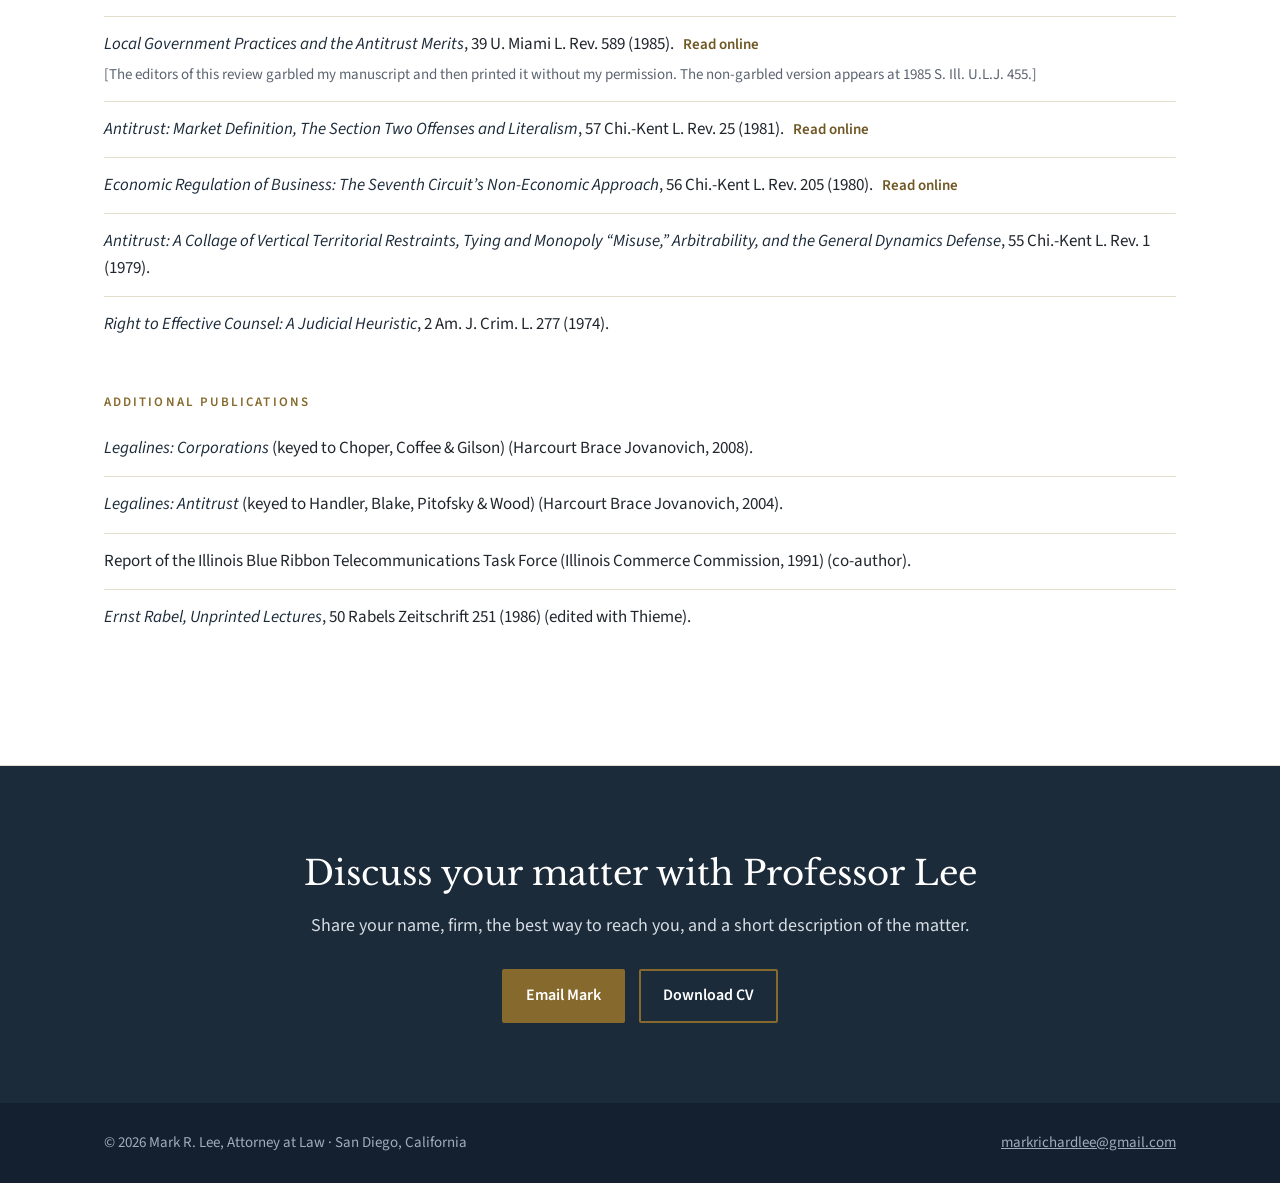
<file: cases.html>
<!doctype html>
<html lang="en">
<head>
	<meta charset="utf-8">
	<meta name="viewport" content="width=device-width, initial-scale=1">
	<title>Mark R. Lee</title>
	<!-- Old page from the previous site; kept so existing links still land somewhere useful. -->
	<meta http-equiv="refresh" content="0; url=./#litigation">
	<link rel="canonical" href="./#litigation">
	<script>location.replace('./#litigation');</script>
</head>
<body style="font-family: Arial, sans-serif; padding: 40px; text-align: center;">
	<p>This page has moved. <a href="./#litigation">Go to Mark R. Lee’s homepage</a>.</p>
</body>
</html>
</file>
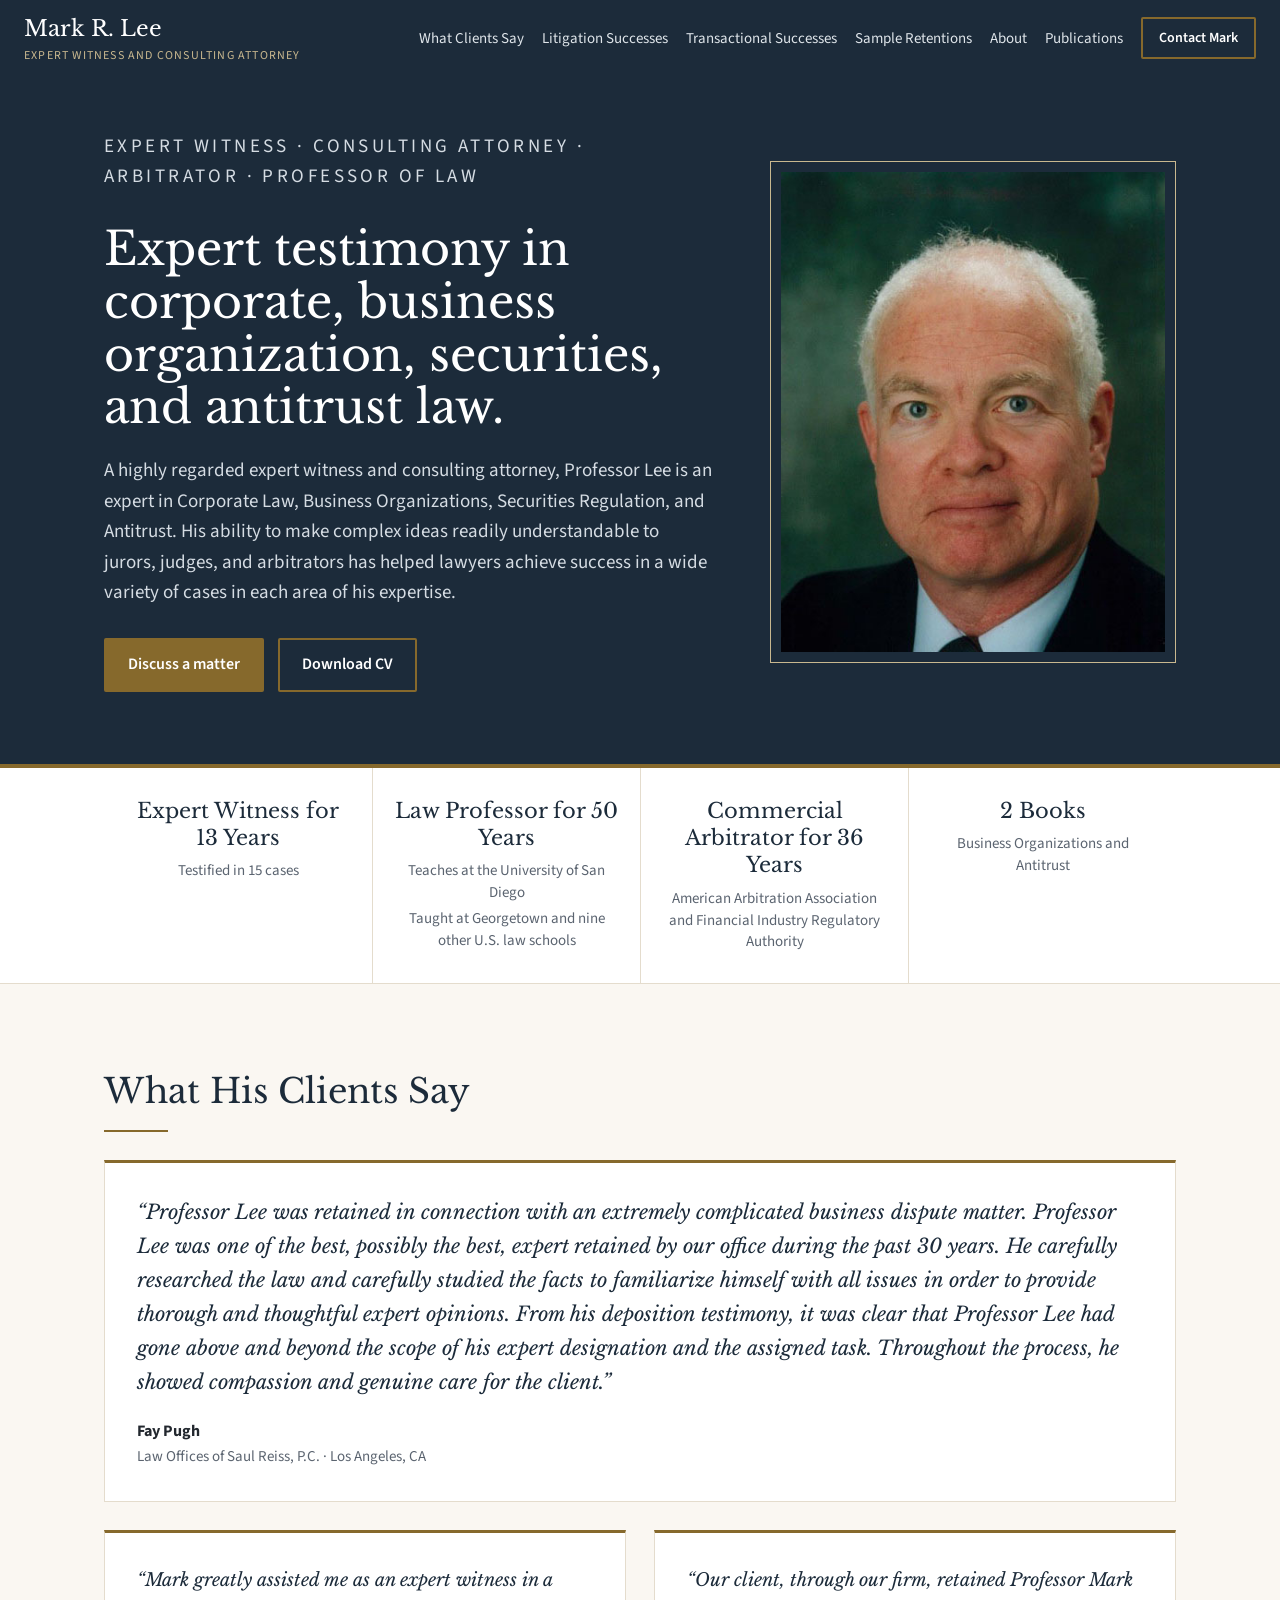
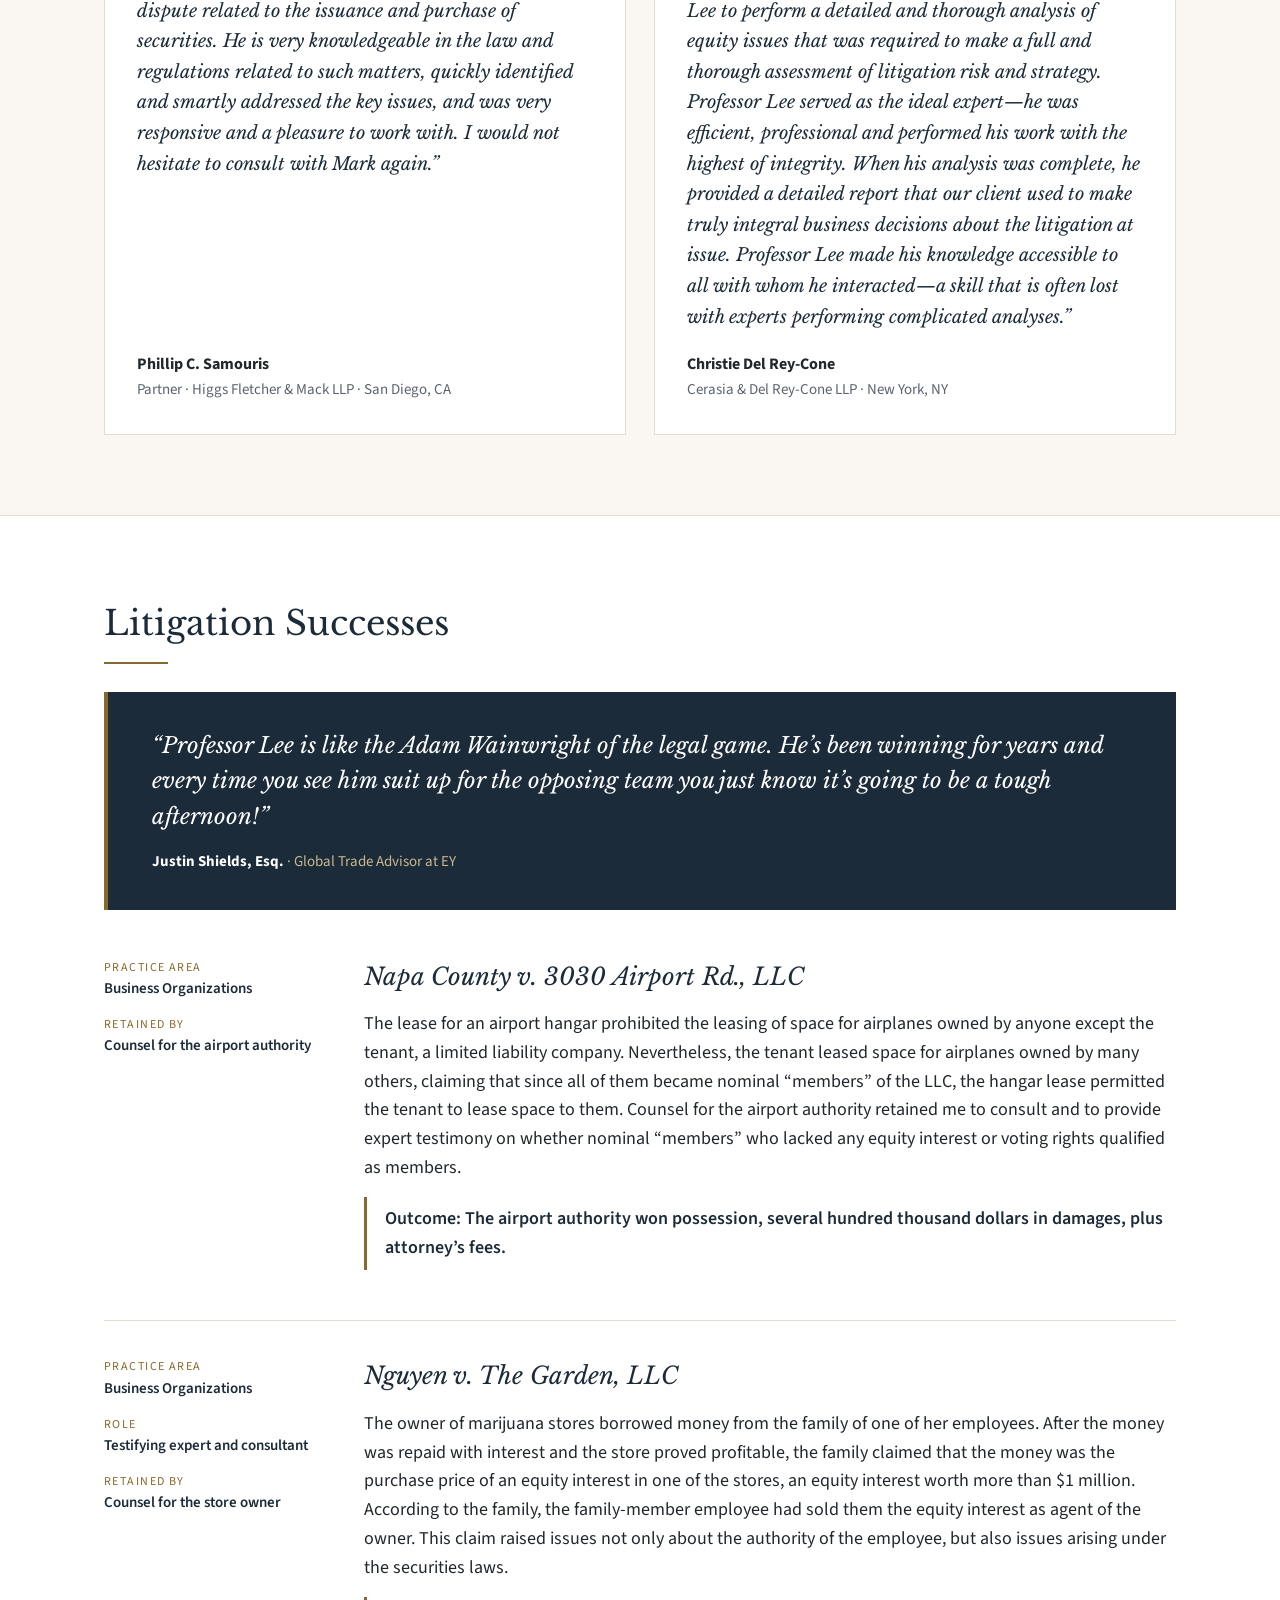
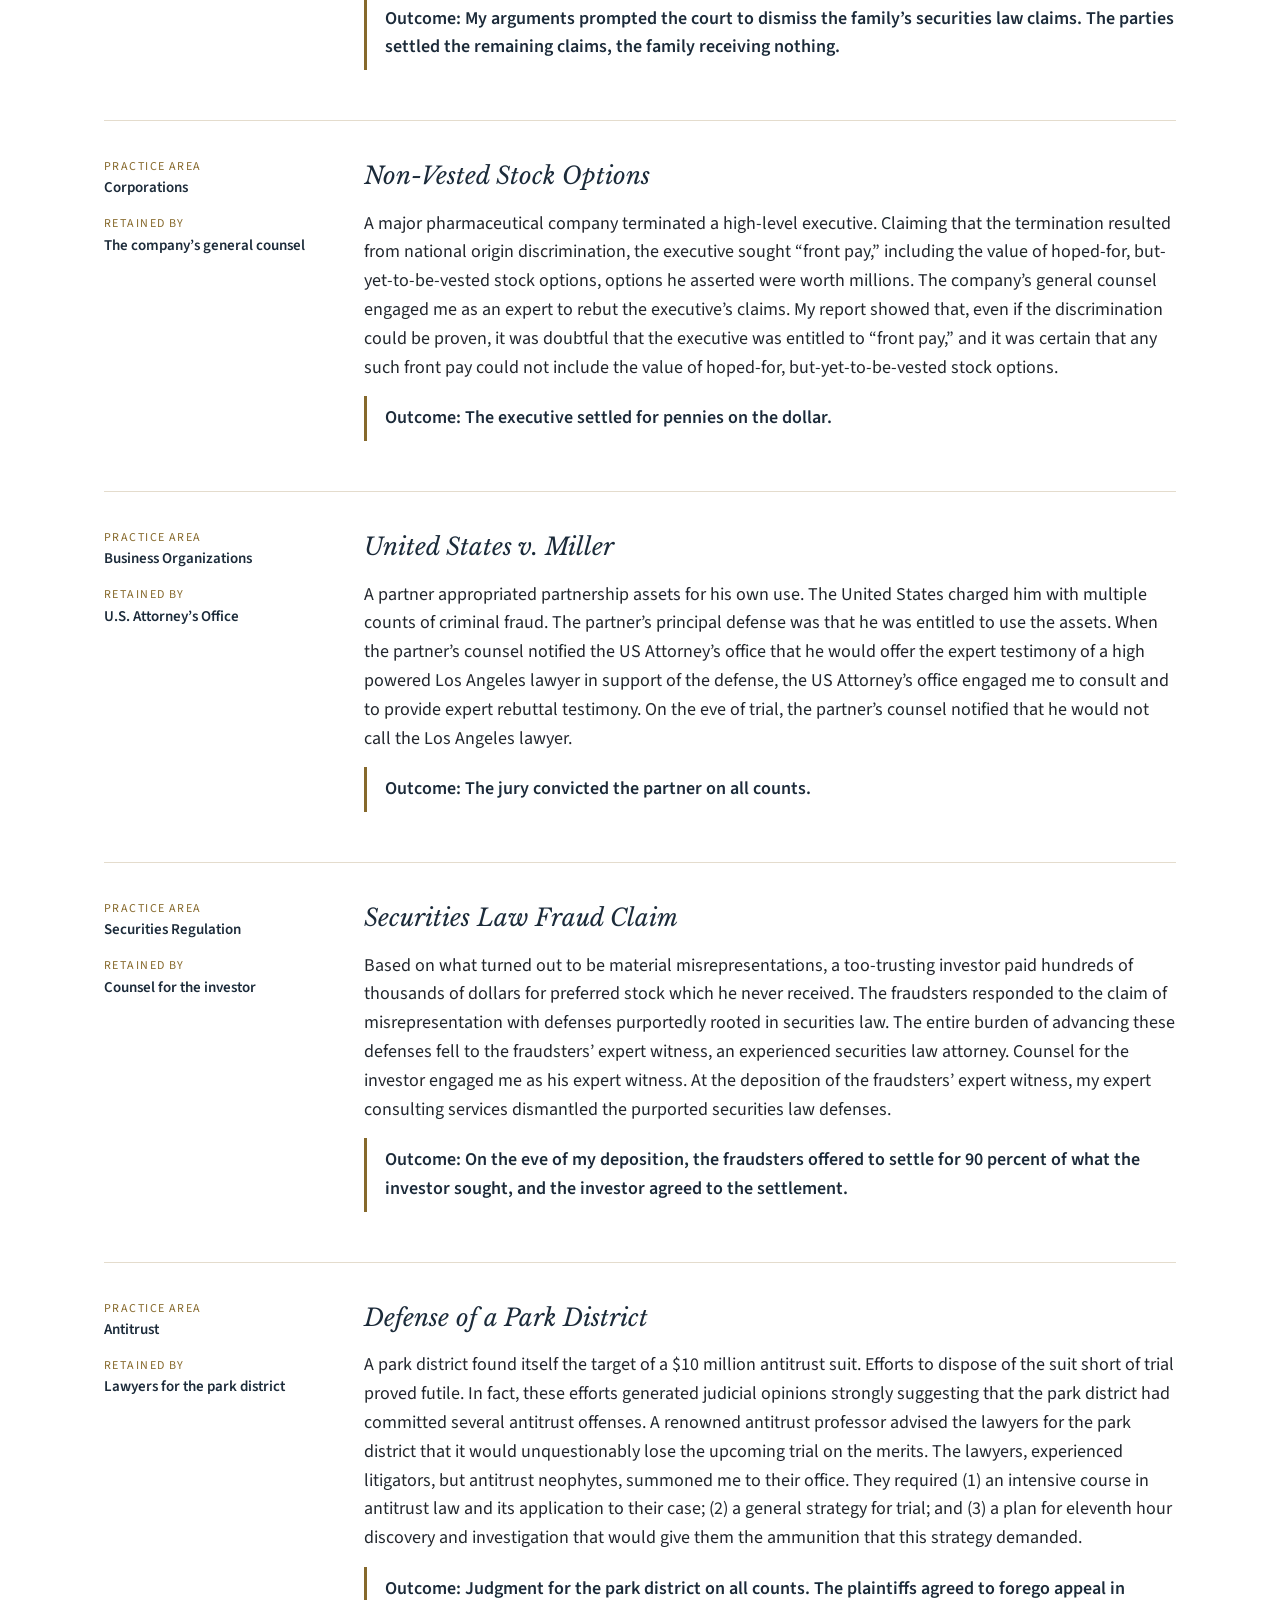
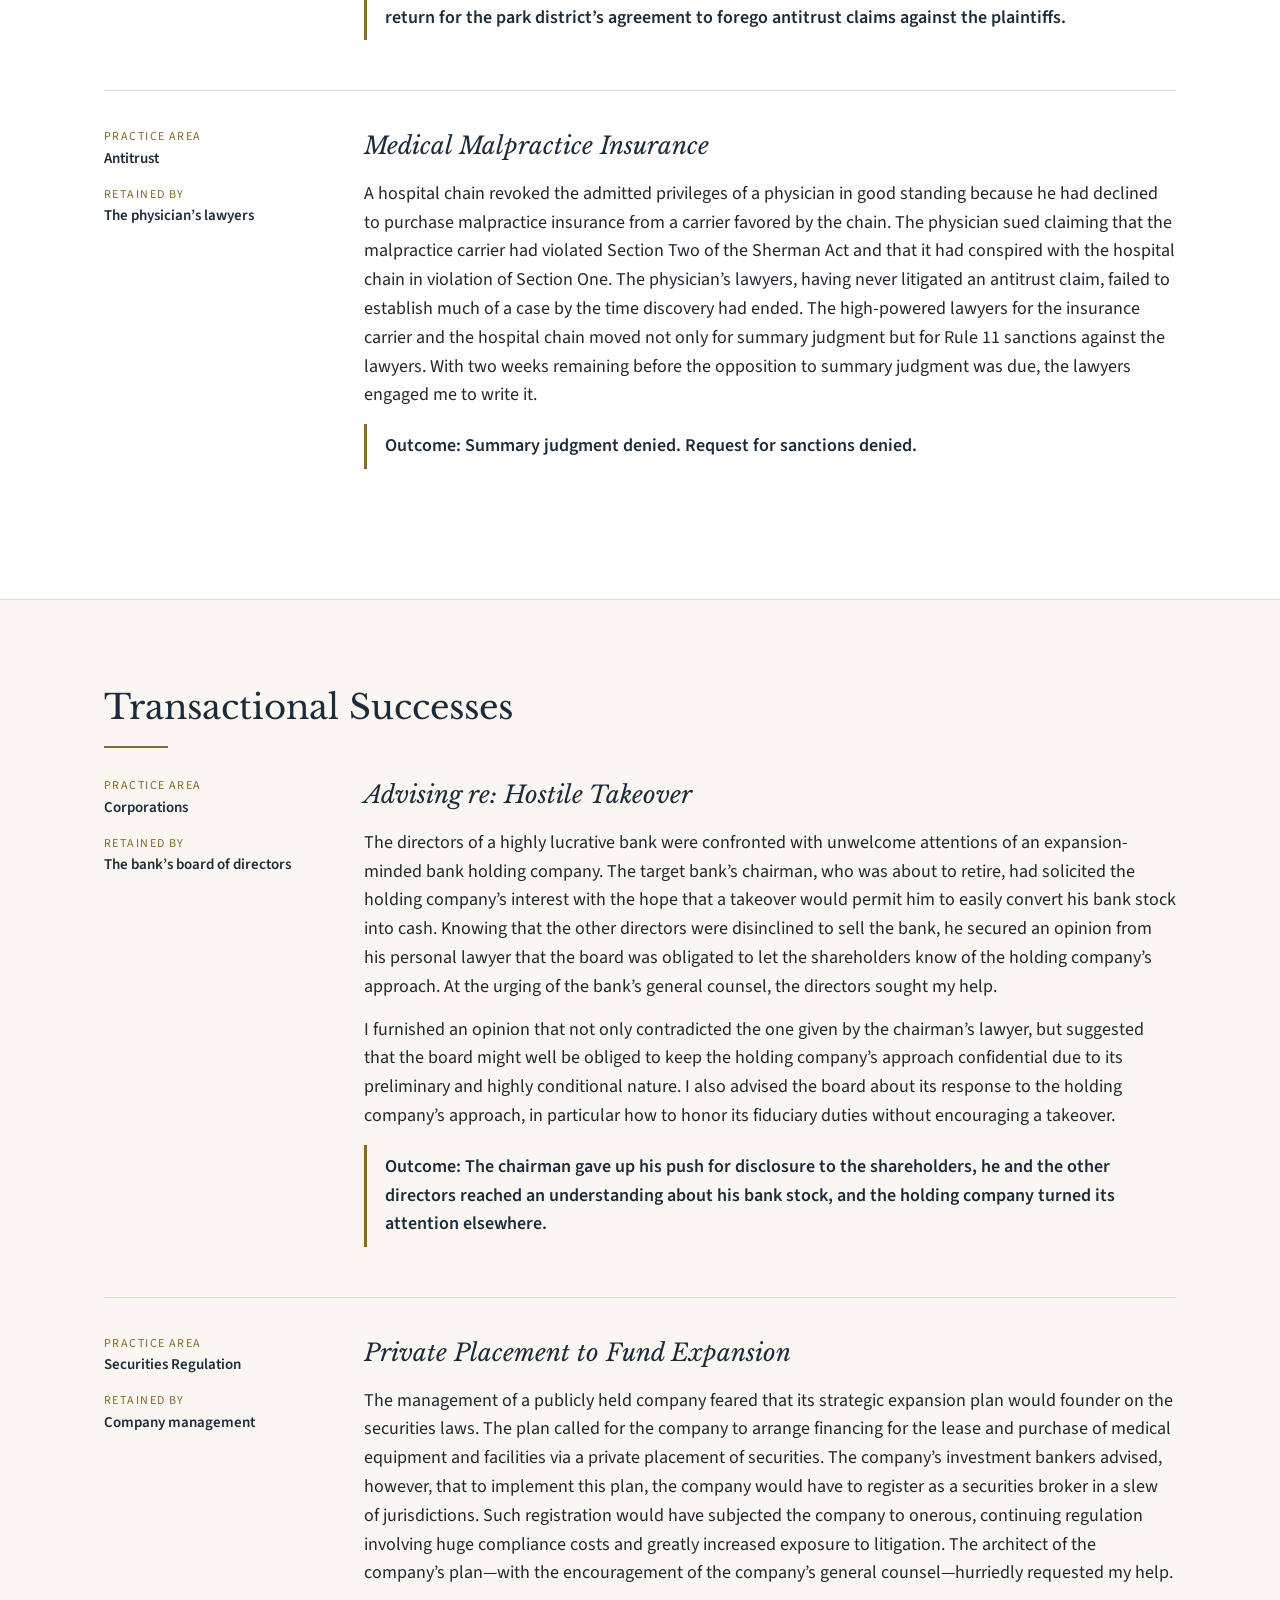
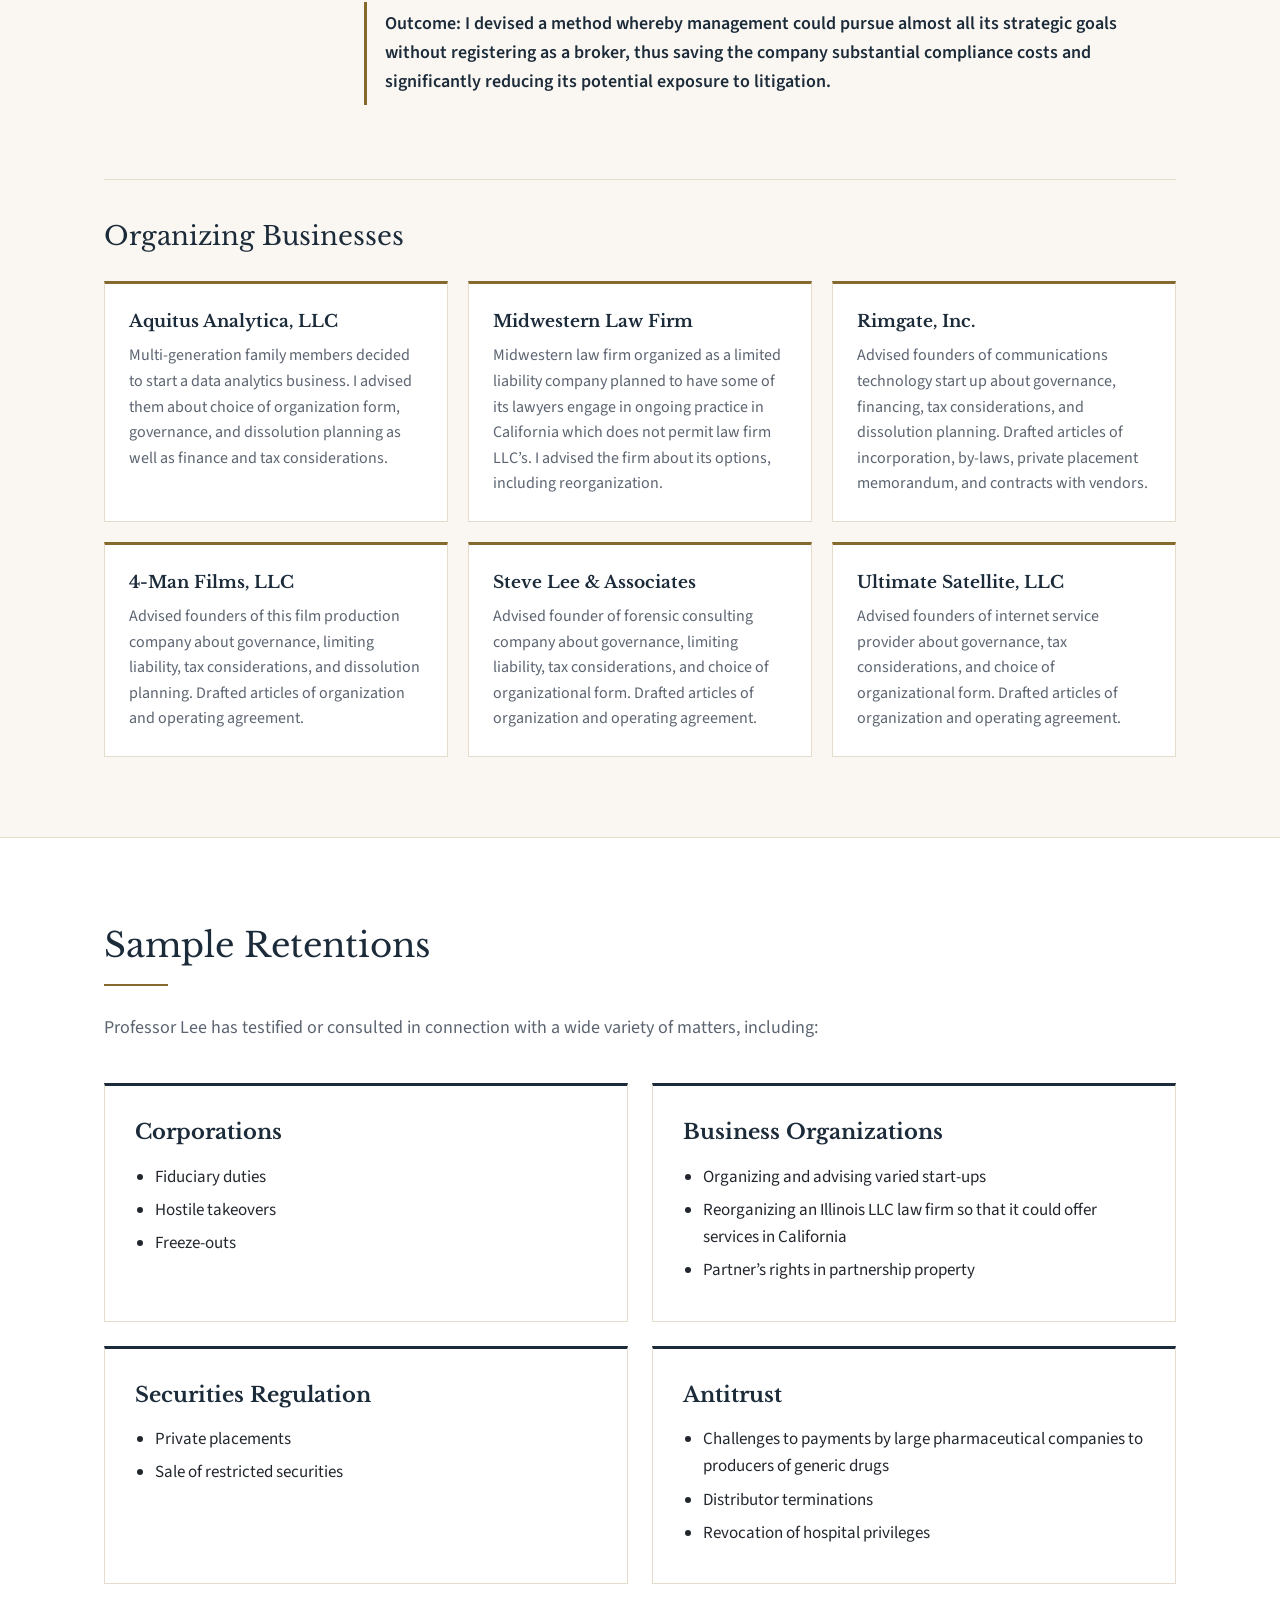
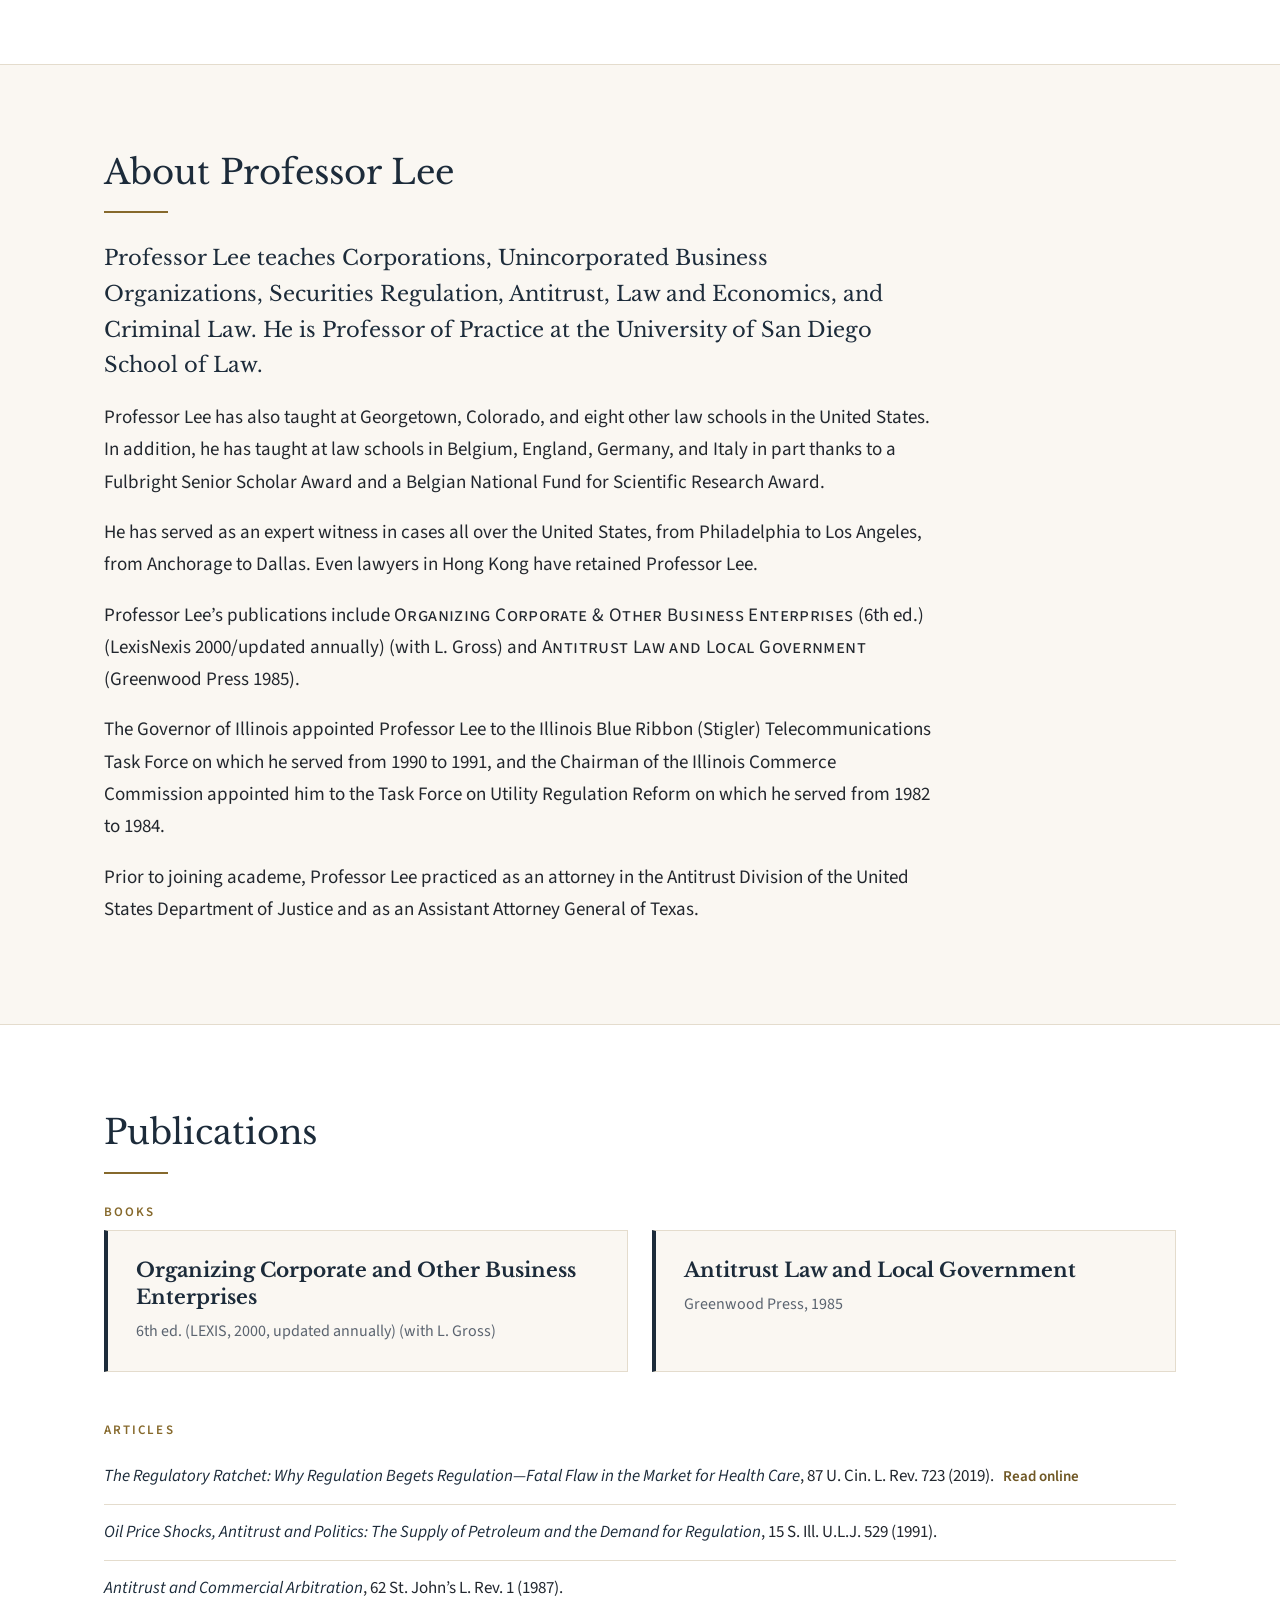
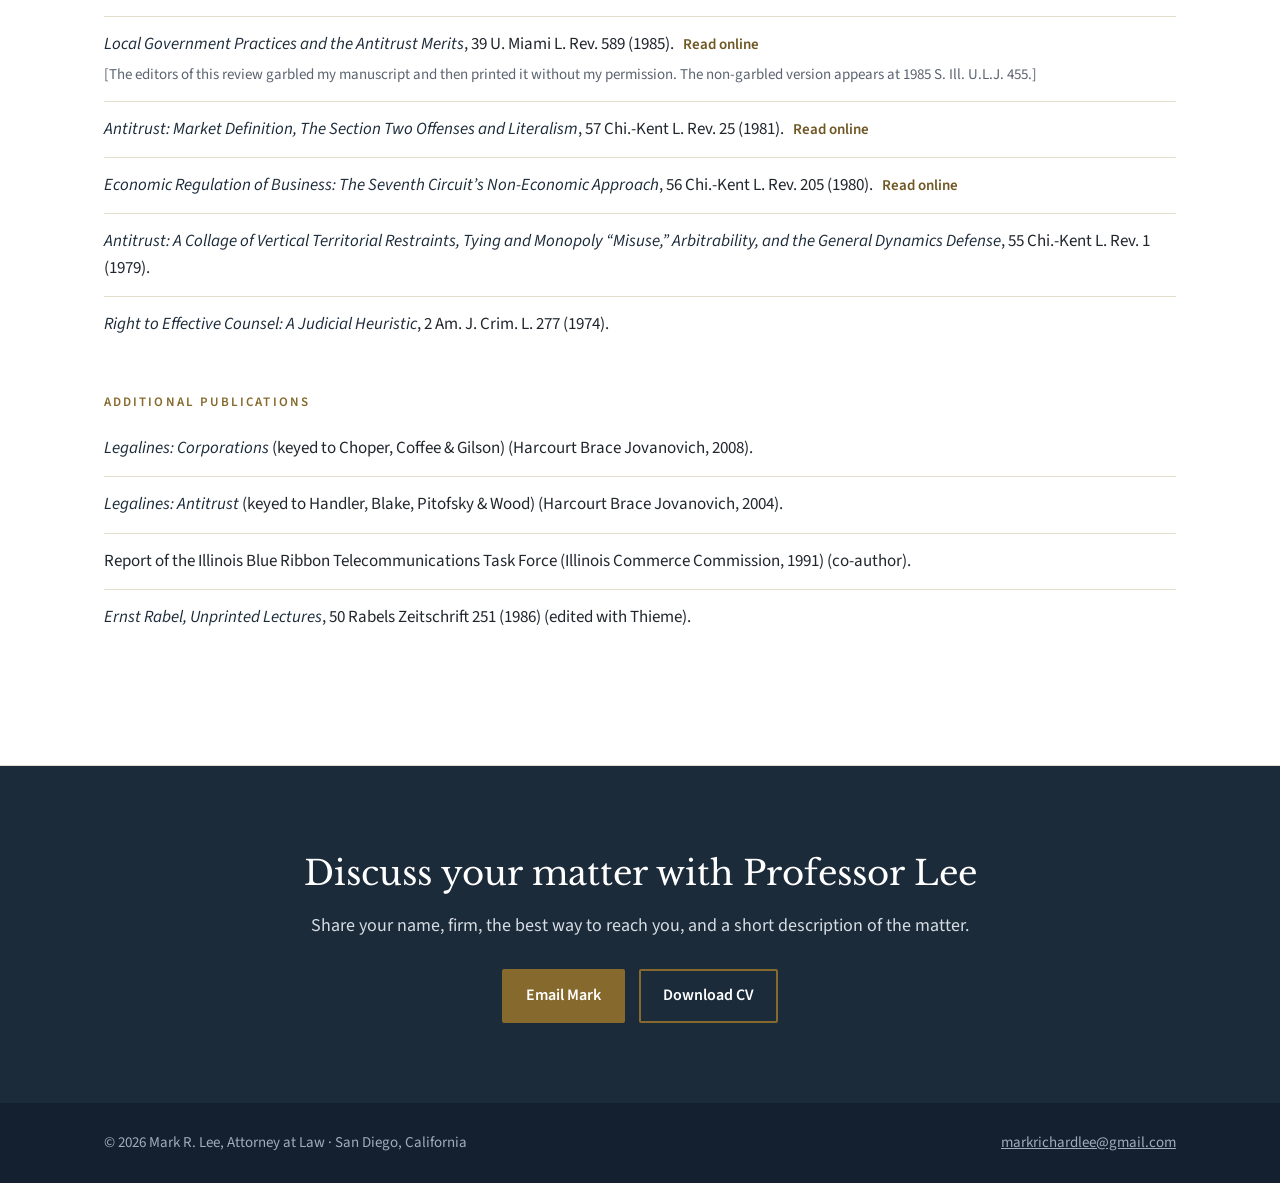
<file: contact.html>
<!doctype html>
<html lang="en">
<head>
	<meta charset="utf-8">
	<meta name="viewport" content="width=device-width, initial-scale=1">
	<title>Mark R. Lee</title>
	<!-- Old page from the previous site; kept so existing links still land somewhere useful. -->
	<meta http-equiv="refresh" content="0; url=./#contact">
	<link rel="canonical" href="./#contact">
	<script>location.replace('./#contact');</script>
</head>
<body style="font-family: Arial, sans-serif; padding: 40px; text-align: center;">
	<p>This page has moved. <a href="./#contact">Go to Mark R. Lee’s homepage</a>.</p>
</body>
</html>
</file>
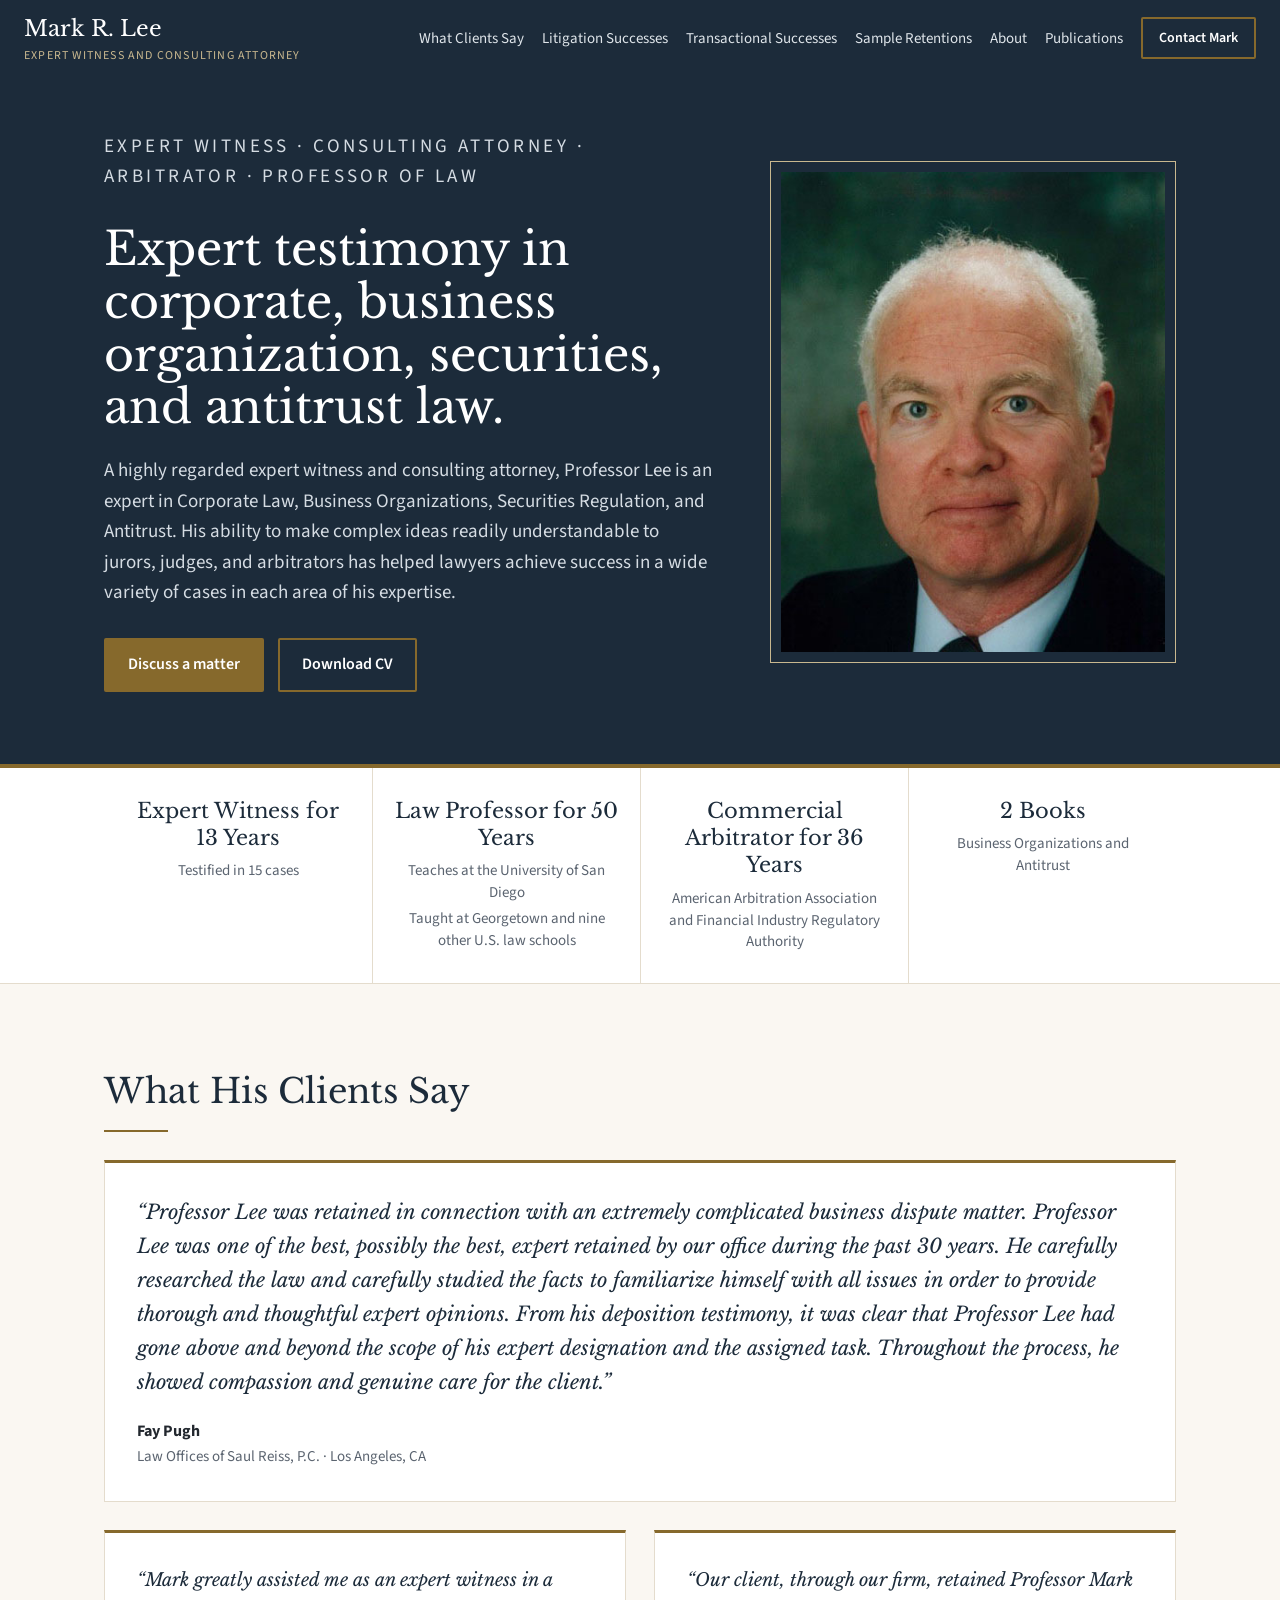
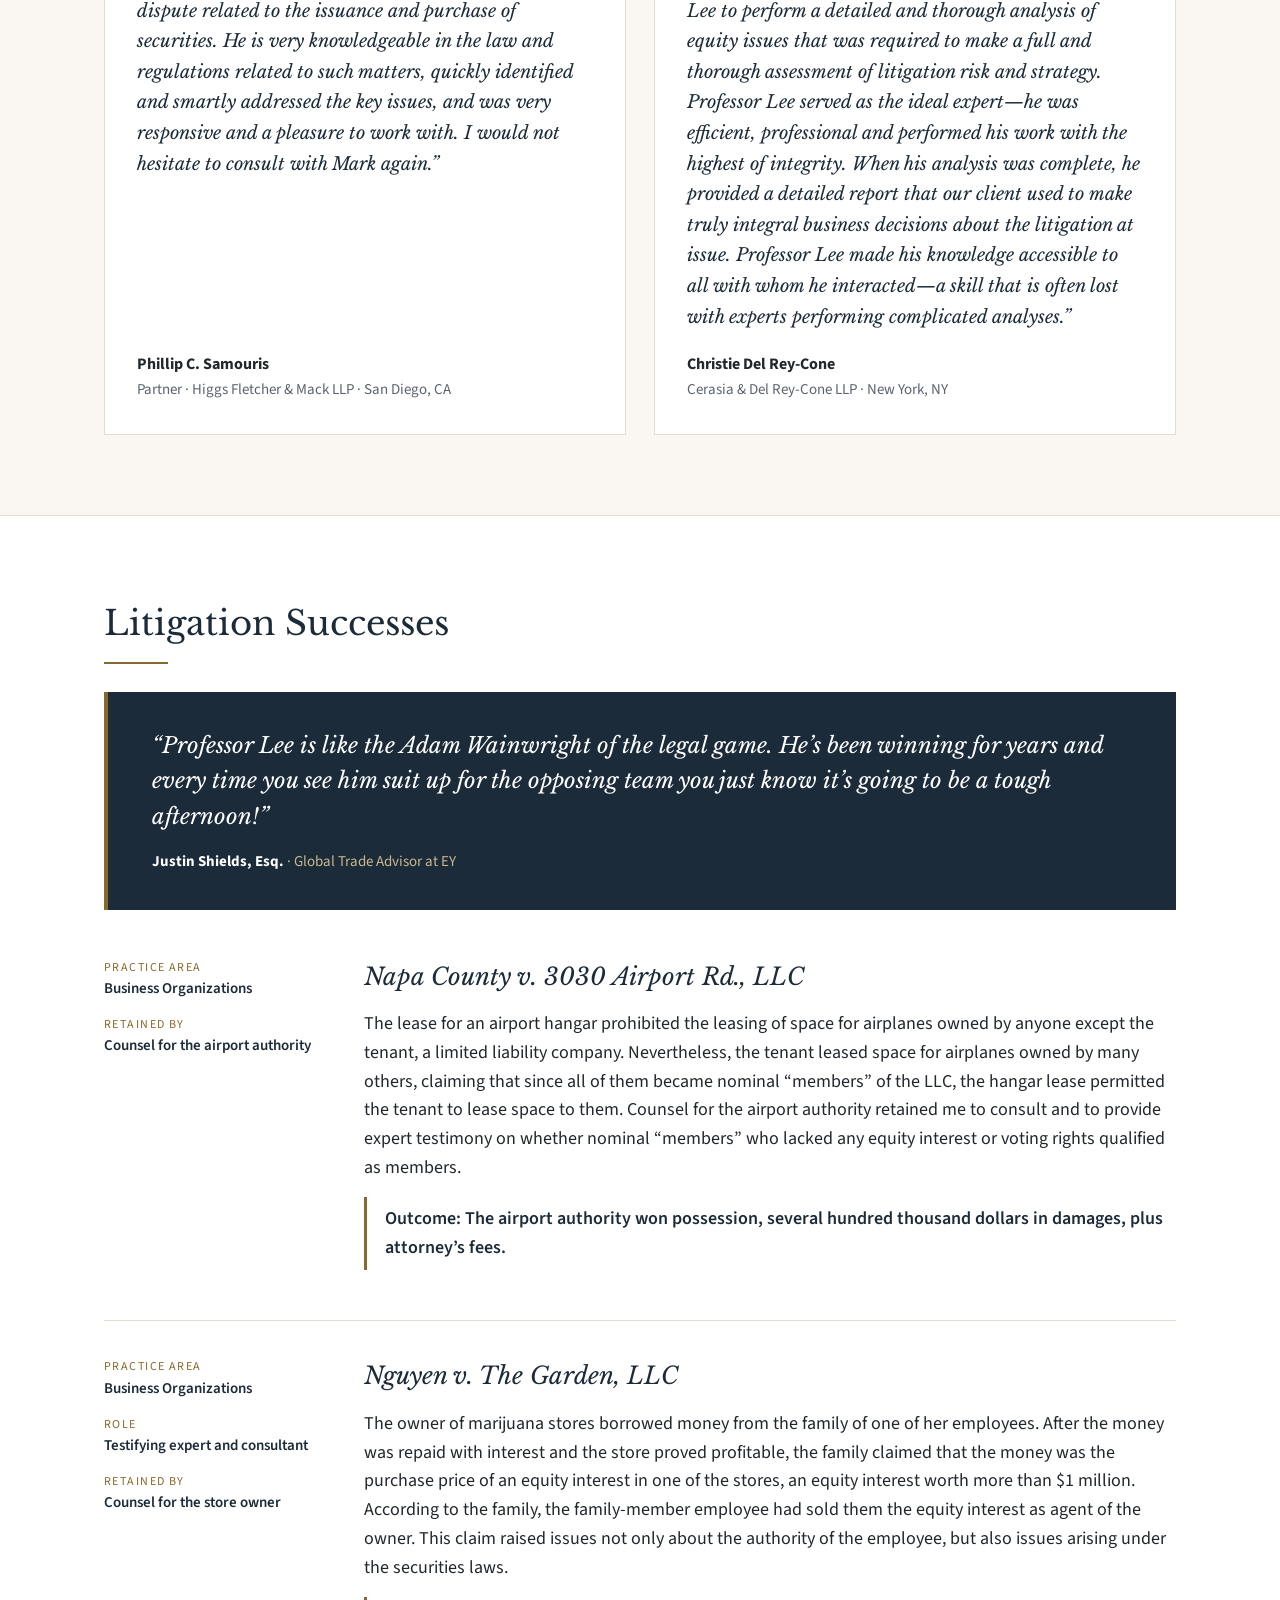
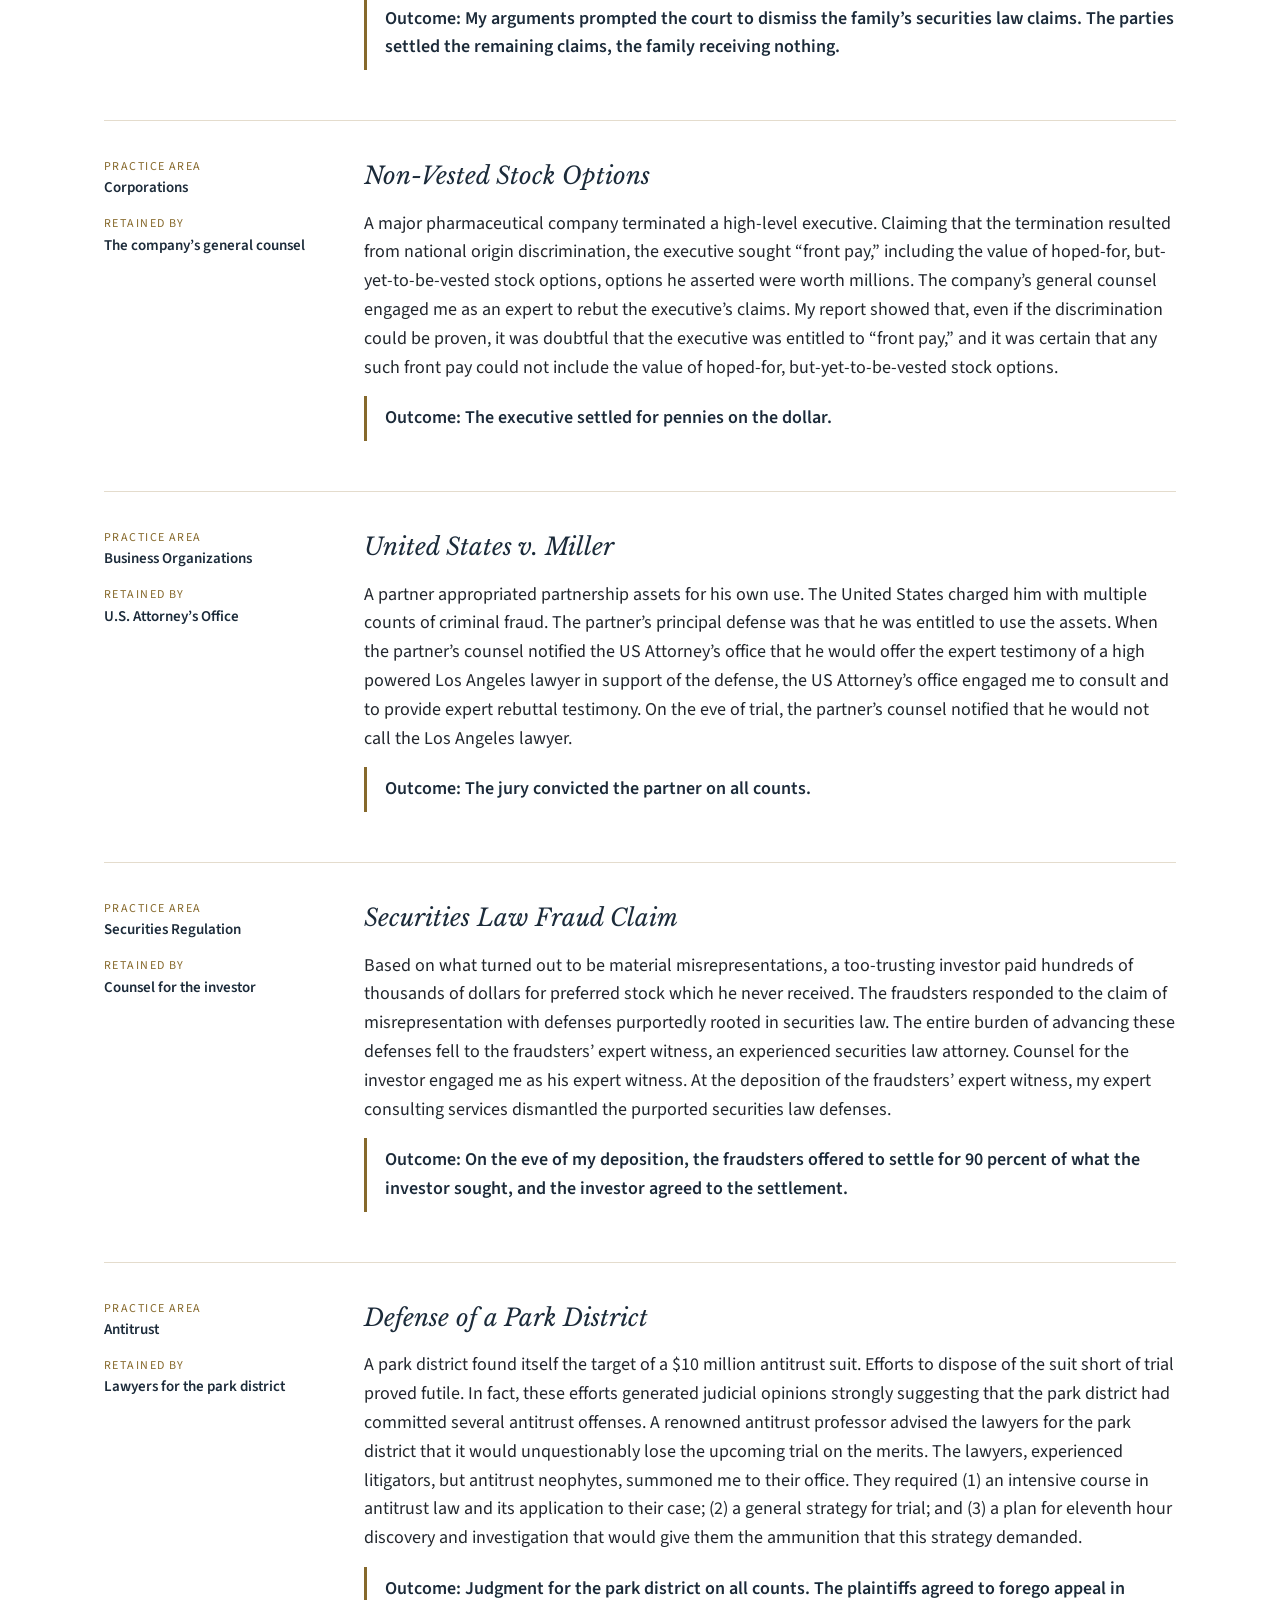
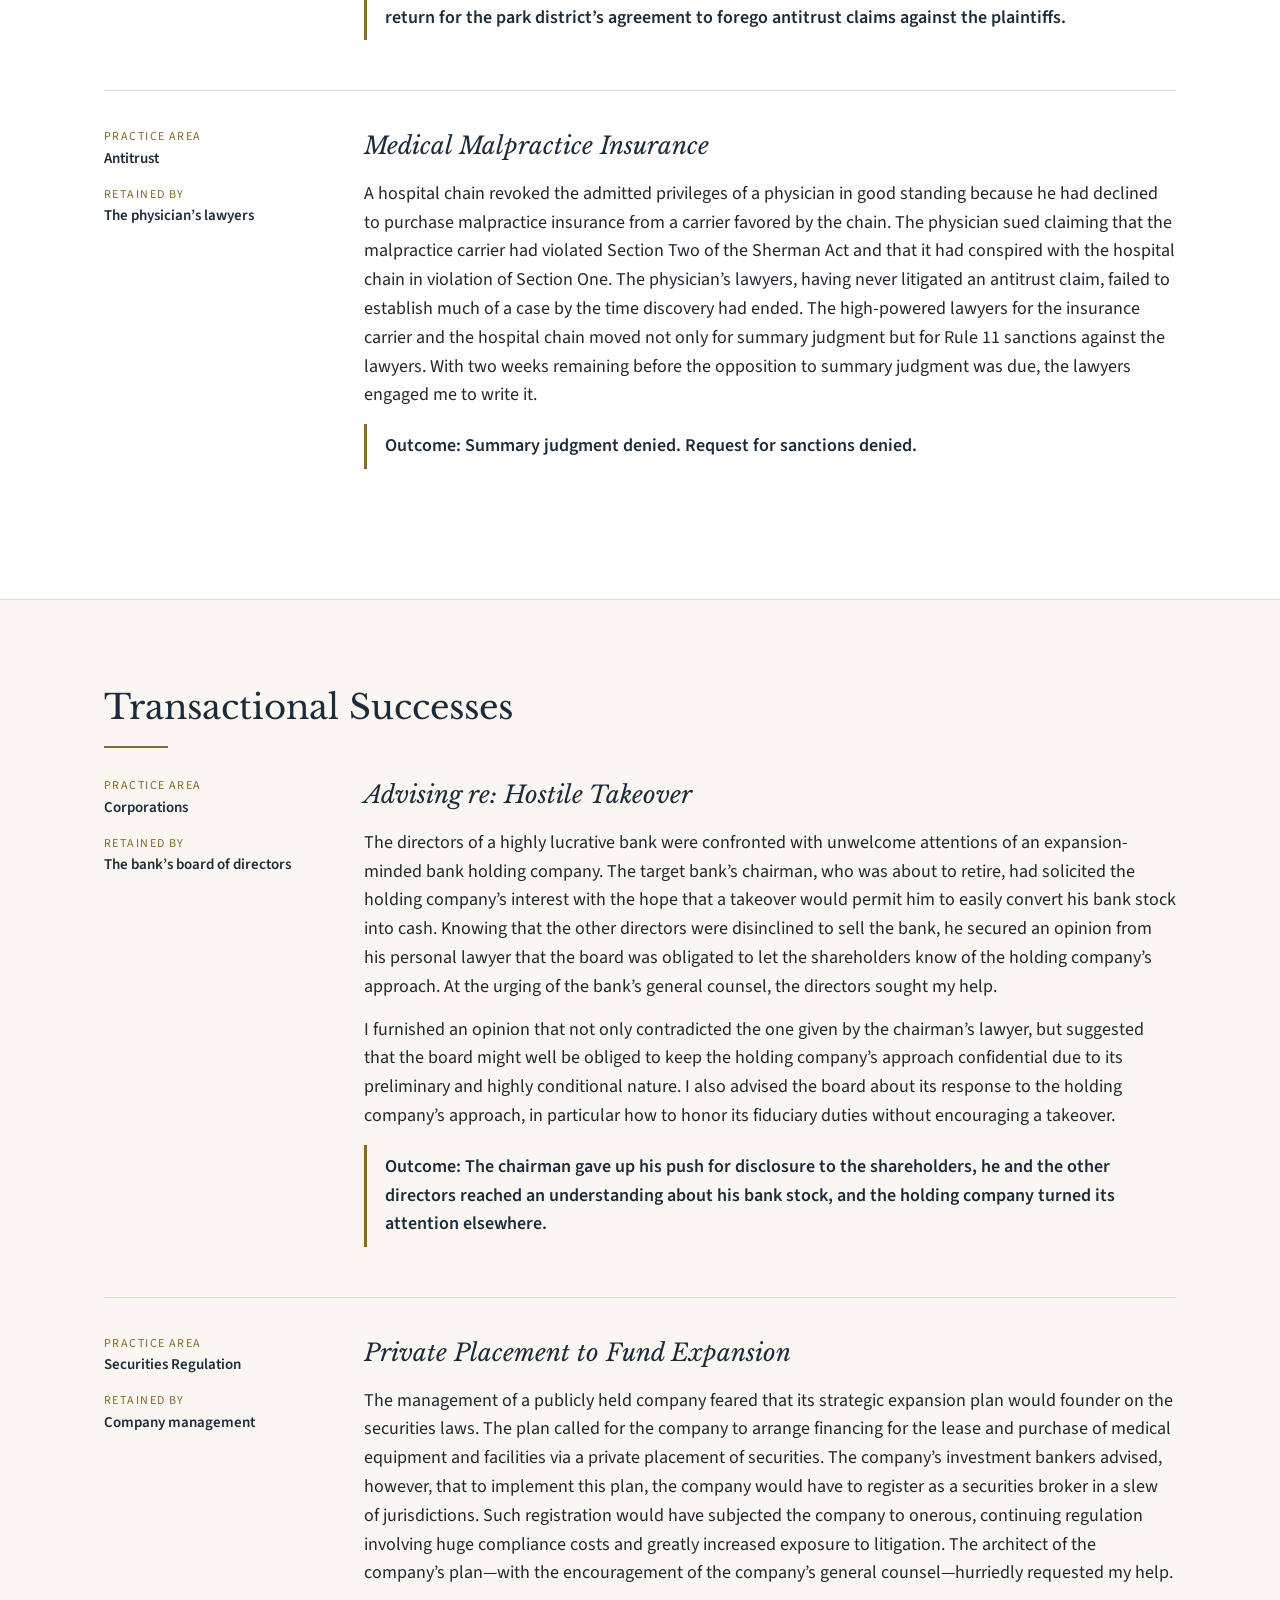
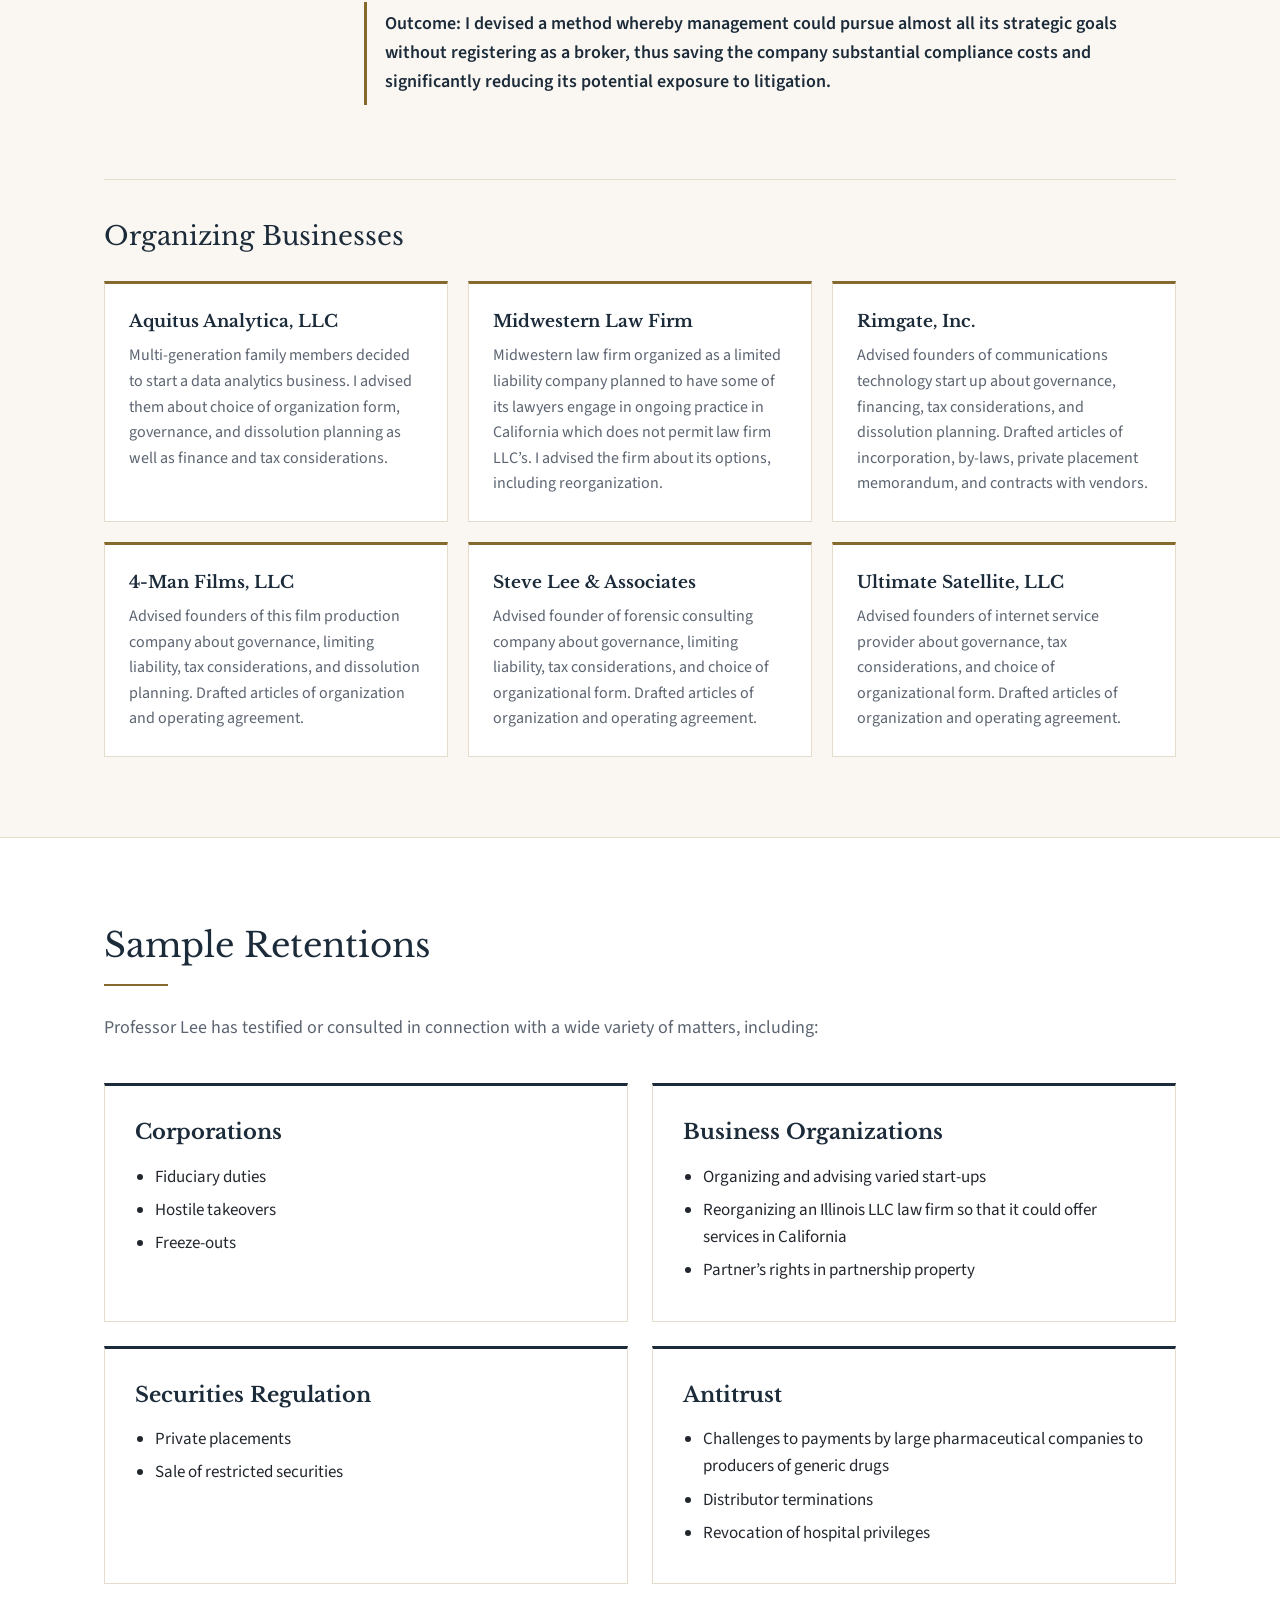
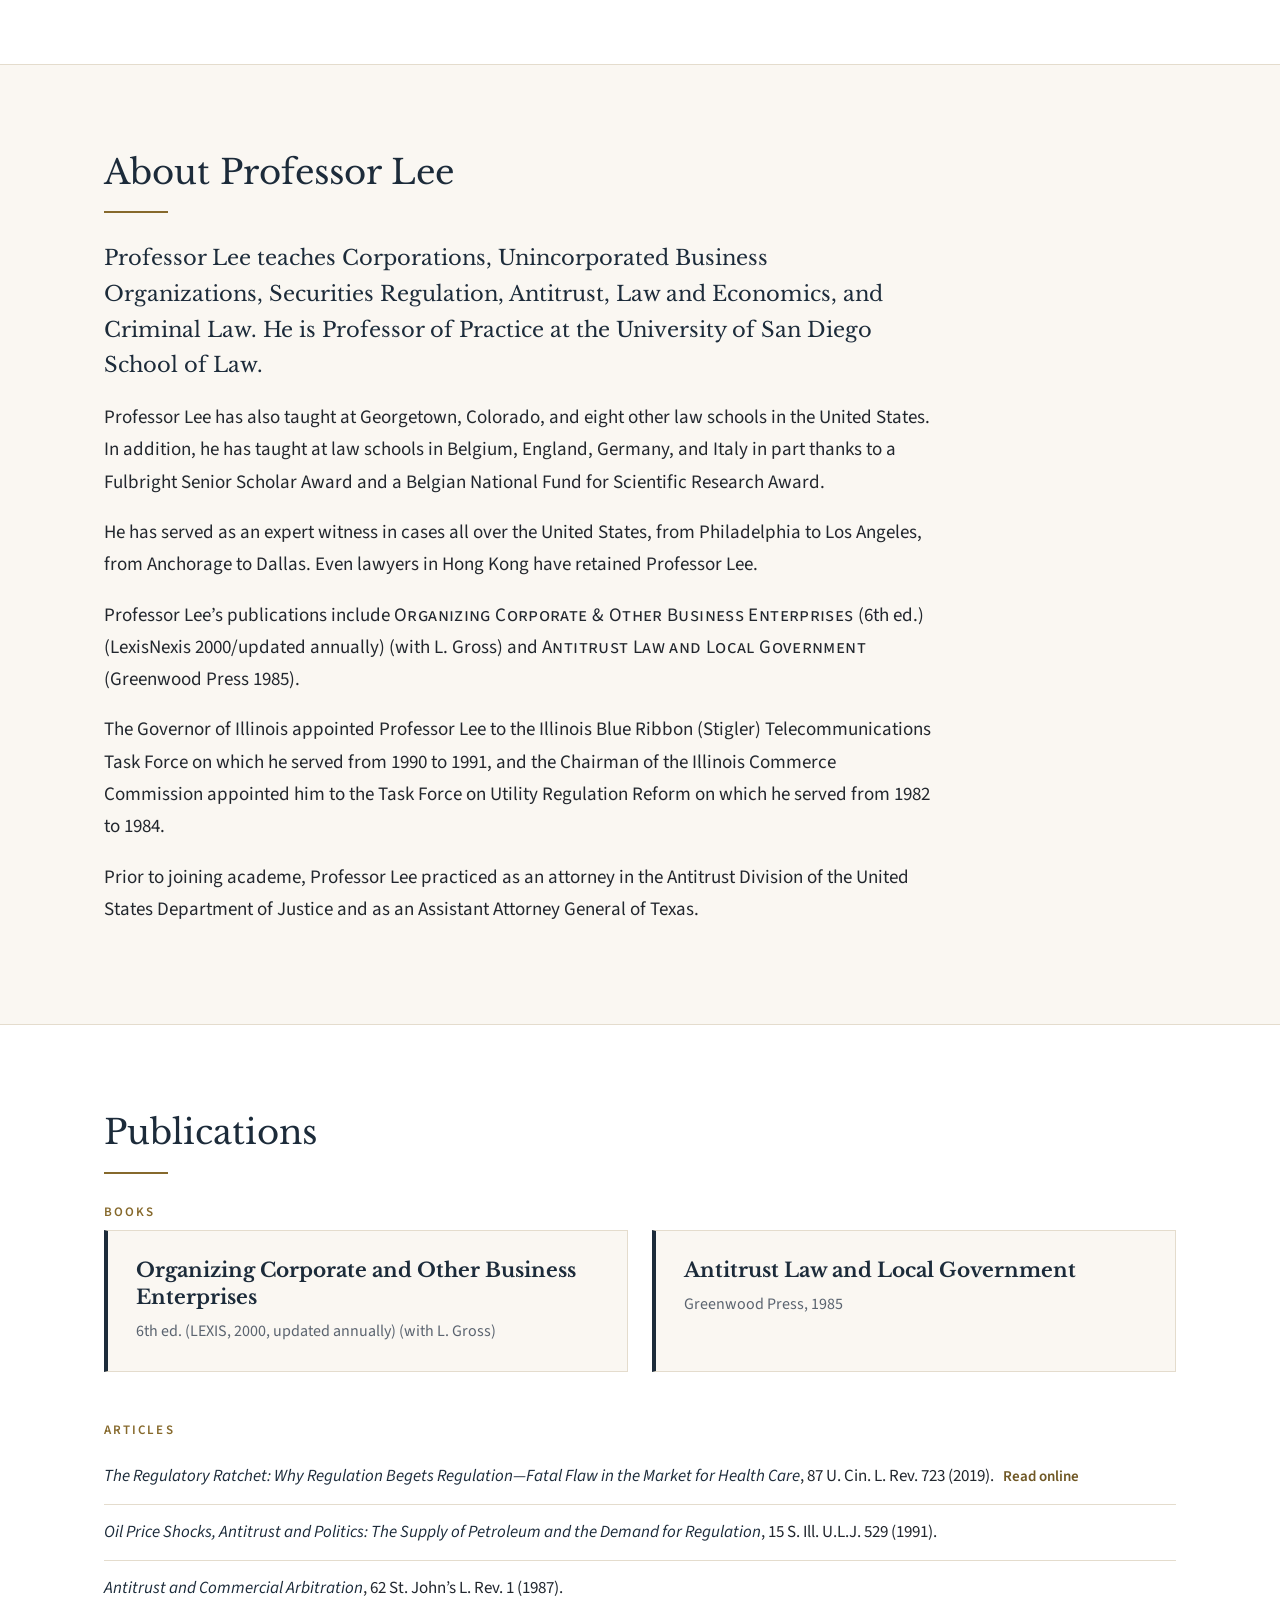
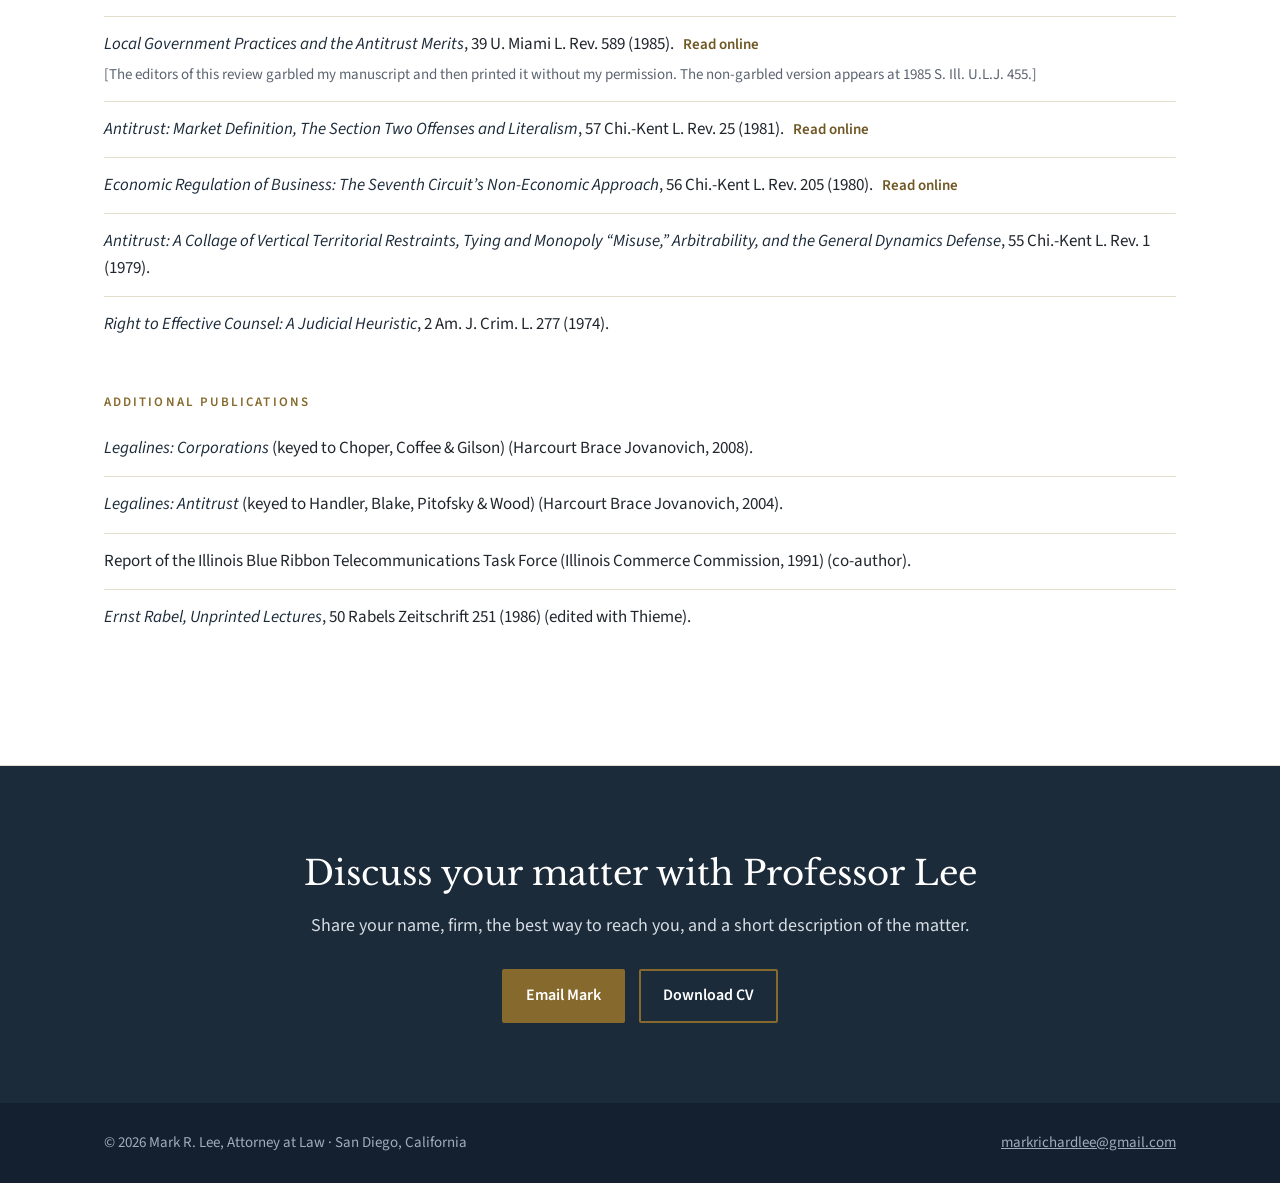
<file: resume.html>
<!doctype html>
<html lang="en">
<head>
	<meta charset="utf-8">
	<meta name="viewport" content="width=device-width, initial-scale=1">
	<title>Mark R. Lee</title>
	<!-- Old page from the previous site; kept so existing links still land somewhere useful. -->
	<meta http-equiv="refresh" content="0; url=./#about">
	<link rel="canonical" href="./#about">
	<script>location.replace('./#about');</script>
</head>
<body style="font-family: Arial, sans-serif; padding: 40px; text-align: center;">
	<p>This page has moved. <a href="./#about">Go to Mark R. Lee’s homepage</a>.</p>
</body>
</html>
</file>
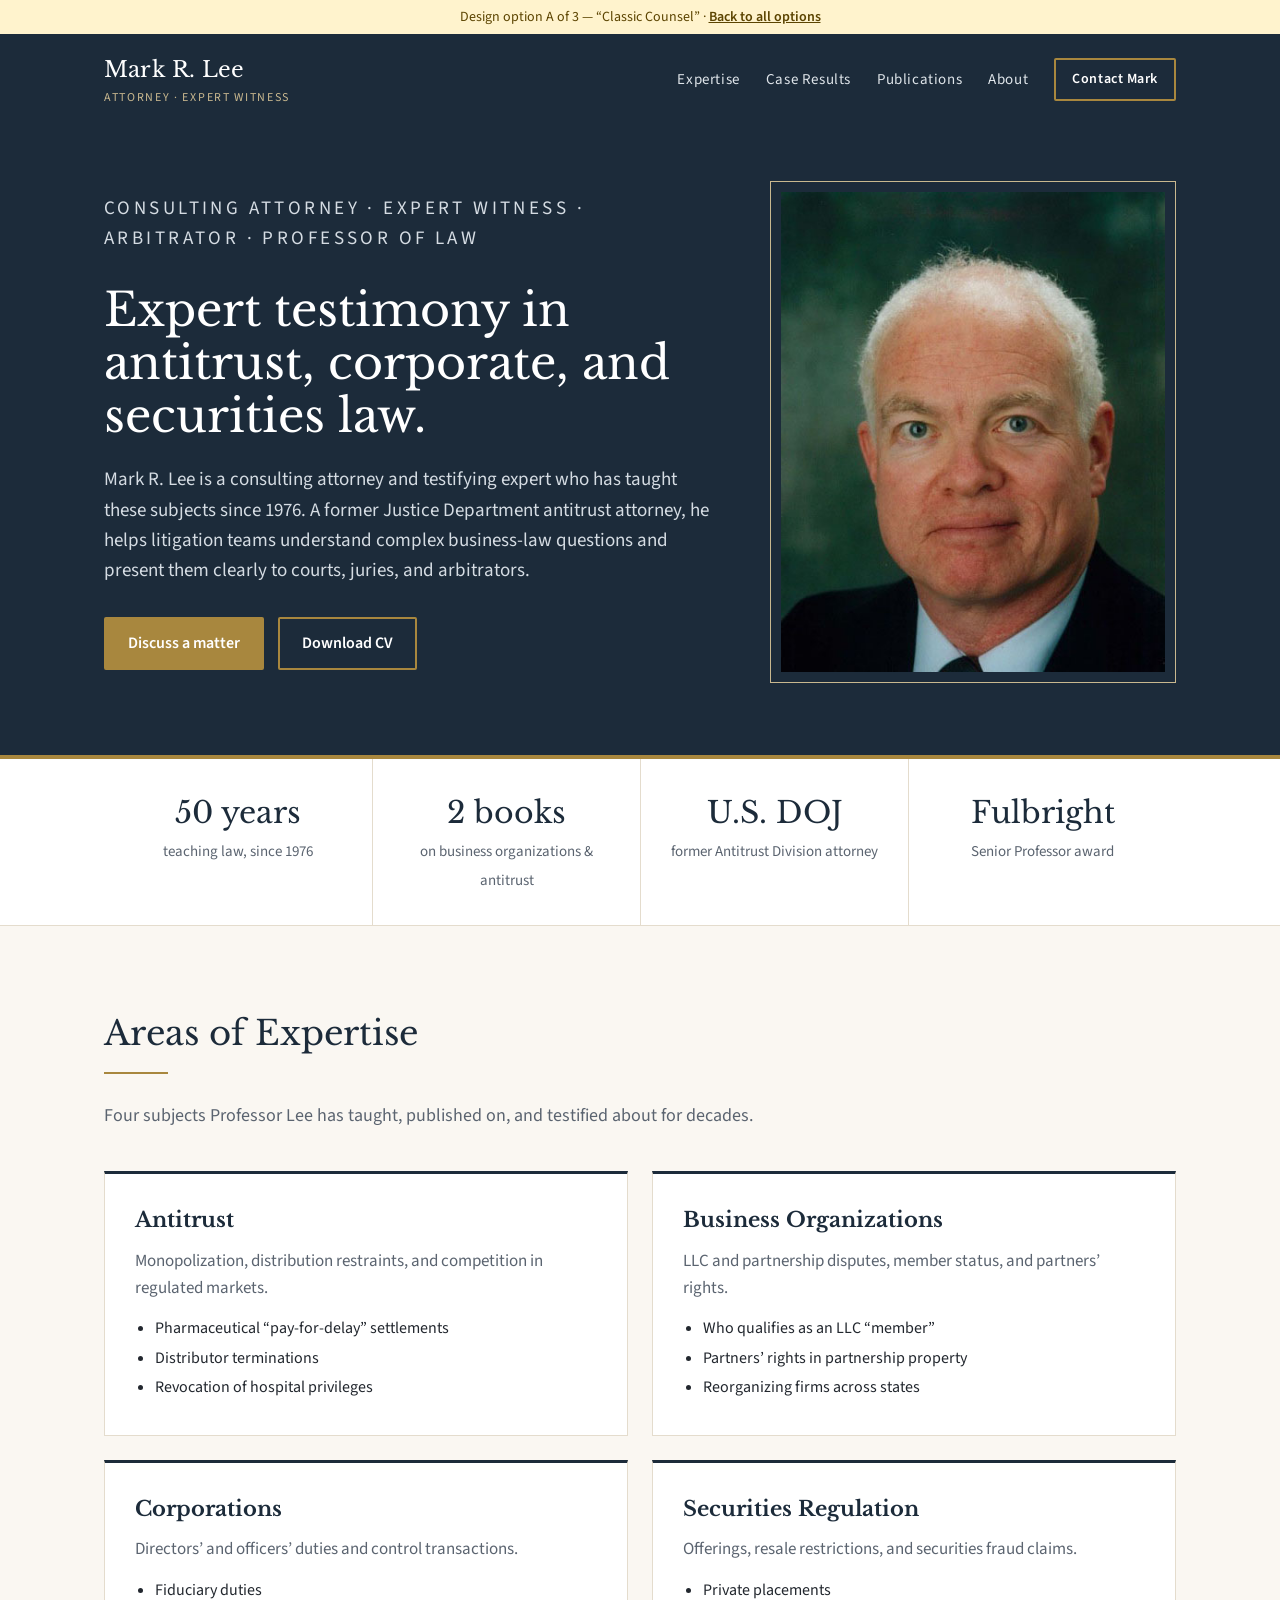
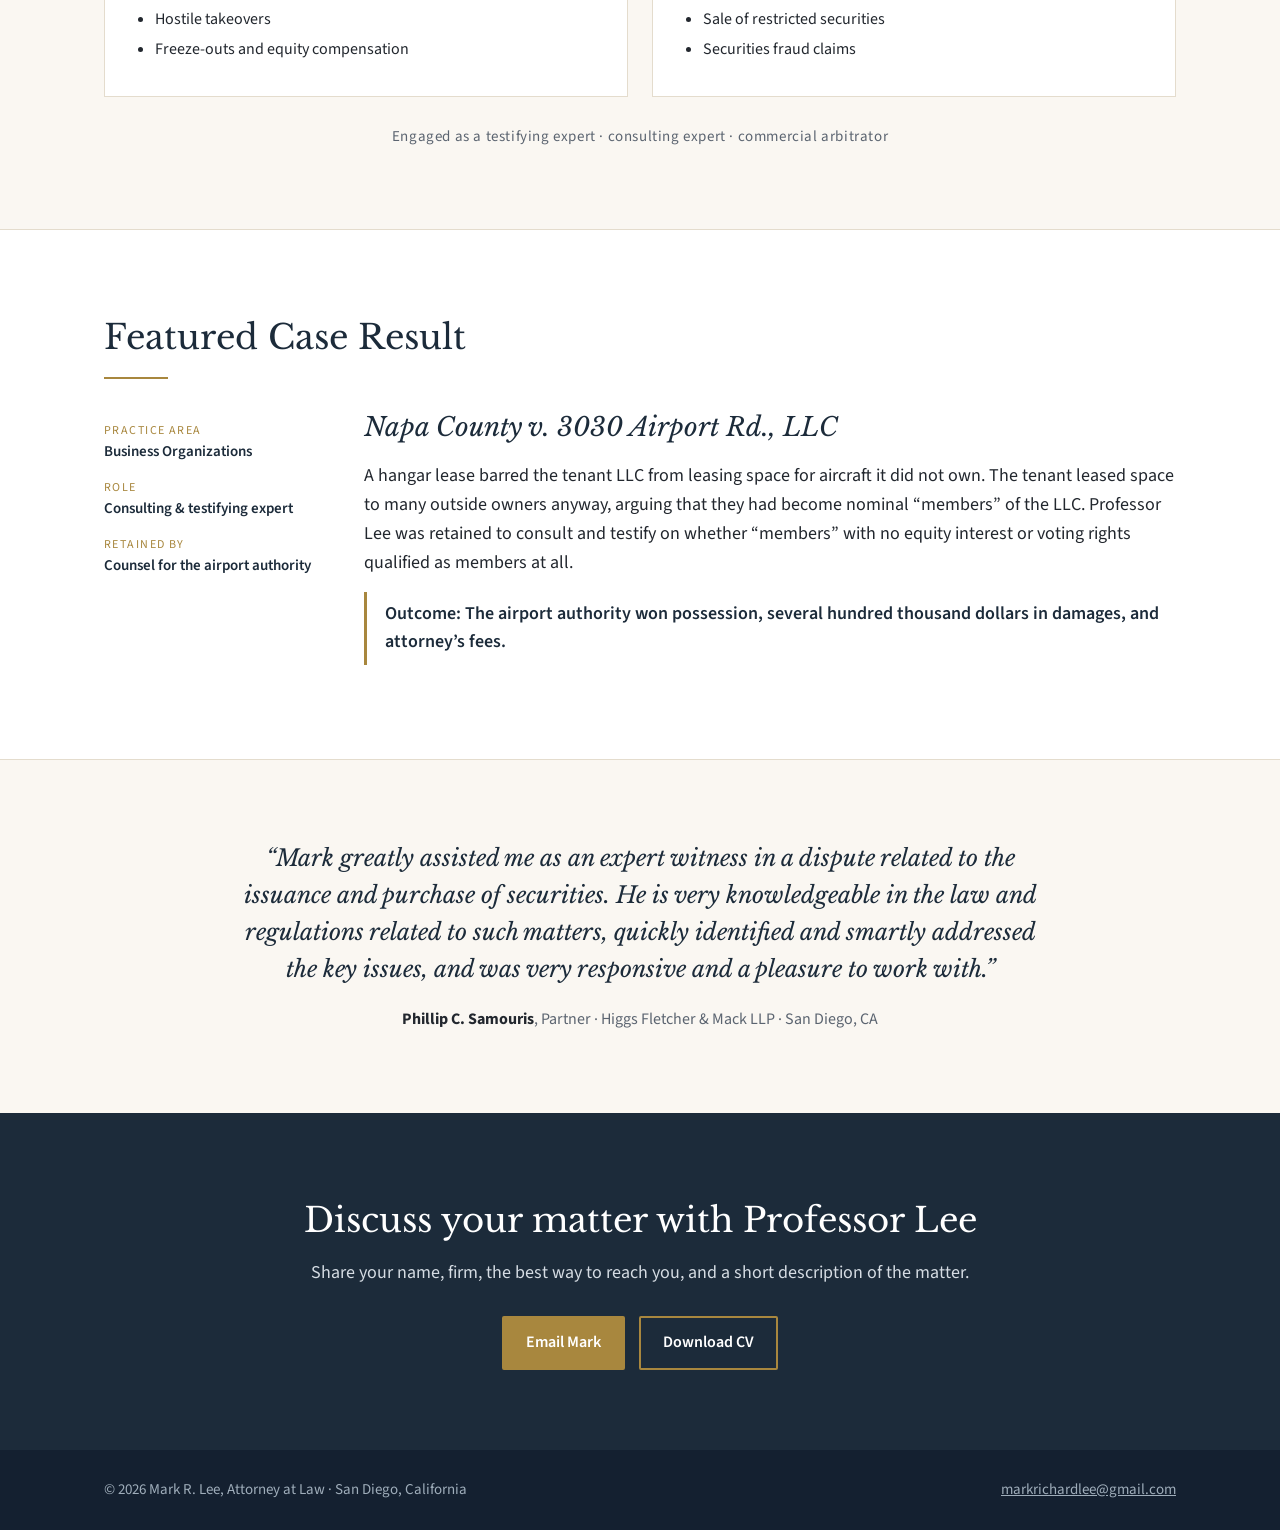
<file: design-options/a-classic.html>
<!doctype html>
<html lang="en">
<head>
	<meta charset="utf-8">
	<meta name="viewport" content="width=device-width, initial-scale=1">
	<meta name="robots" content="noindex, nofollow"> <!-- PREVIEW ONLY: remove at launch -->
	<title>Mark R. Lee | Antitrust, Corporate &amp; Securities Expert Witness</title>
	<meta name="description" content="Mark R. Lee is a consulting attorney and testifying expert witness in antitrust, corporations, business organizations, and securities regulation, and a professor of law since 1976.">
	<link rel="preconnect" href="https://fonts.googleapis.com">
	<link rel="preconnect" href="https://fonts.gstatic.com" crossorigin>
	<link href="https://fonts.googleapis.com/css2?family=Libre+Baskerville:ital,wght@0,400;0,700;1,400&family=Source+Sans+3:wght@400;600&display=swap" rel="stylesheet">
	<style>
		:root {
			--navy: #1c2b3a;
			--navy-soft: #2c3e50;
			--ivory: #faf7f2;
			--paper: #ffffff;
			--gold: #a8873e;
			--ink: #22272e;
			--muted: #5b6470;
			--line: #e4dccd;
			--serif: "Libre Baskerville", Georgia, serif;
			--sans: "Source Sans 3", "Segoe UI", Arial, sans-serif;
		}
		* { box-sizing: border-box; margin: 0; padding: 0; }
		body { font-family: var(--sans); font-size: 18px; line-height: 1.6; color: var(--ink); background: var(--ivory); }
		a { color: inherit; }
		.wrap { max-width: 1120px; margin: 0 auto; padding: 0 24px; }

		.mockup-bar { background: #fff3cd; color: #5c4400; font-size: 14px; text-align: center; padding: 6px 16px; }
		.mockup-bar a { font-weight: 600; }

		header { background: var(--navy); color: #fff; }
		header .wrap { display: flex; align-items: center; justify-content: space-between; gap: 24px; padding-top: 18px; padding-bottom: 18px; }
		.brand { font-family: var(--serif); font-size: 22px; text-decoration: none; letter-spacing: .01em; }
		.brand small { display: block; font-family: var(--sans); font-size: 12px; letter-spacing: .14em; text-transform: uppercase; color: #c9b88f; }
		nav ul { list-style: none; display: flex; gap: 26px; align-items: center; }
		nav a { text-decoration: none; font-size: 15px; letter-spacing: .04em; color: #dfe5ea; }
		nav a:hover { color: #fff; }
		.btn { display: inline-block; text-decoration: none; font-weight: 600; font-size: 16px; padding: 12px 22px; border: 2px solid var(--gold); border-radius: 2px; }
		.btn-gold { background: var(--gold); color: #fff; }
		.btn-gold:hover { background: #937533; border-color: #937533; }
		.btn-line { color: var(--navy); }
		nav .btn { padding: 8px 16px; color: #fff; font-size: 14px; }

		.hero { background: var(--navy); color: #fff; padding: 56px 0 72px; border-bottom: 4px solid var(--gold); }
		.hero .wrap { display: grid; grid-template-columns: 1.5fr 1fr; gap: 56px; align-items: center; }
		.eyebrow { font-size: 13px; letter-spacing: .18em; text-transform: uppercase; color: #c9b88f; margin-bottom: 18px; }
		.hero h1 { font-family: var(--serif); font-weight: 400; font-size: 46px; line-height: 1.15; margin-bottom: 22px; }
		.hero p { font-size: 19px; color: #d5dce3; max-width: 36em; margin-bottom: 30px; }
		.hero .btn-line { color: #fff; margin-left: 10px; }
		.portrait { border: 1px solid #c9b88f; padding: 10px; }
		.portrait img { display: block; width: 100%; aspect-ratio: 4 / 5; object-fit: cover; object-position: top; }

		.creds { background: var(--paper); border-bottom: 1px solid var(--line); }
		.creds ul { list-style: none; display: grid; grid-template-columns: repeat(4, 1fr); }
		.creds li { padding: 30px 20px; text-align: center; border-left: 1px solid var(--line); }
		.creds li:first-child { border-left: 0; }
		.creds strong { display: block; font-family: var(--serif); font-size: 30px; color: var(--navy); font-weight: 400; }
		.creds span { font-size: 15px; color: var(--muted); }

		section { padding: 80px 0; }
		h2 { font-family: var(--serif); font-weight: 400; font-size: 34px; color: var(--navy); margin-bottom: 12px; }
		.rule { width: 64px; height: 2px; background: var(--gold); margin-bottom: 28px; }
		.lede { color: var(--muted); max-width: 44em; margin-bottom: 40px; }

		.areas { display: grid; grid-template-columns: repeat(2, 1fr); gap: 24px; }
		.area { background: var(--paper); border: 1px solid var(--line); border-top: 3px solid var(--navy); padding: 30px; }
		.area h3 { font-family: var(--serif); font-weight: 700; font-size: 21px; color: var(--navy); margin-bottom: 10px; }
		.area p { color: var(--muted); font-size: 17px; margin-bottom: 14px; }
		.area ul { padding-left: 20px; font-size: 16px; }
		.area li { margin-bottom: 4px; }
		.roles { margin-top: 28px; font-size: 15px; color: var(--muted); text-align: center; letter-spacing: .04em; }

		.featured { background: var(--paper); border-top: 1px solid var(--line); border-bottom: 1px solid var(--line); }
		.case { display: grid; grid-template-columns: 220px 1fr; gap: 40px; }
		.case dl { font-size: 15px; }
		.case dt { text-transform: uppercase; letter-spacing: .12em; font-size: 12px; color: var(--gold); margin-top: 14px; }
		.case dd { color: var(--navy); font-weight: 600; }
		.case h3 { font-family: var(--serif); font-size: 26px; font-weight: 400; font-style: italic; color: var(--navy); margin-bottom: 14px; }
		.case p { margin-bottom: 14px; }
		.outcome { border-left: 3px solid var(--gold); padding: 8px 0 8px 18px; font-weight: 600; color: var(--navy); }

		blockquote { max-width: 820px; margin: 0 auto; text-align: center; }
		blockquote p { font-family: var(--serif); font-style: italic; font-size: 23px; line-height: 1.6; color: var(--navy); }
		blockquote footer { margin-top: 20px; font-size: 16px; color: var(--muted); }
		blockquote footer strong { color: var(--ink); }

		.cta { background: var(--navy); color: #fff; text-align: center; }
		.cta h2 { color: #fff; }
		.cta p { color: #d5dce3; margin: 0 auto 28px; max-width: 40em; }
		.cta .btn-line { color: #fff; margin-left: 10px; }

		.site-footer { background: #142030; color: #9fadba; font-size: 15px; padding: 28px 0; }
		.site-footer .wrap { display: flex; justify-content: space-between; flex-wrap: wrap; gap: 12px; }

		@media (max-width: 860px) {
			nav li:not(:last-child) { display: none; }
			.hero .wrap, .case { grid-template-columns: 1fr; gap: 32px; }
			.hero h1 { font-size: 34px; }
			.portrait { max-width: 320px; }
			.creds ul { grid-template-columns: repeat(2, 1fr); }
			.creds li:nth-child(3) { border-left: 0; }
			.creds li { border-top: 1px solid var(--line); }
			.creds li { padding: 22px 12px; }
			.creds strong { font-size: 24px; }
			.areas { grid-template-columns: 1fr; }
			section { padding: 56px 0; }
			.hero .btn-line, .cta .btn-line { margin: 12px 0 0; }
		}
	</style>
</head>
<body>
	<div class="mockup-bar">Design option A of 3 — “Classic Counsel” · <a href="index.html">Back to all options</a></div>

	<header>
		<div class="wrap">
			<a class="brand" href="#">Mark R. Lee<small>Attorney · Expert Witness</small></a>
			<nav>
				<ul>
					<li><a href="#expertise">Expertise</a></li>
					<li><a href="#results">Case Results</a></li>
					<li><a href="#">Publications</a></li>
					<li><a href="#">About</a></li>
					<li><a class="btn" href="#contact">Contact Mark</a></li>
				</ul>
			</nav>
		</div>
	</header>

	<div class="hero">
		<div class="wrap">
			<div>
				<p class="eyebrow">Consulting Attorney · Expert Witness · Arbitrator · Professor of Law</p>
				<h1>Expert testimony in antitrust, corporate, and securities law.</h1>
				<p>Mark R. Lee is a consulting attorney and testifying expert who has taught these subjects since 1976. A former Justice Department antitrust attorney, he helps litigation teams understand complex business-law questions and present them clearly to courts, juries, and arbitrators.</p>
				<a class="btn btn-gold" href="#contact">Discuss a matter</a>
				<a class="btn btn-line" href="../mark-lee-resume-update.pdf">Download CV</a>
			</div>
			<div class="portrait"><img src="../images/marklee.jpg" alt="Portrait of Mark R. Lee"></div>
		</div>
	</div>

	<div class="creds">
		<ul class="wrap">
			<li><strong>50 years</strong><span>teaching law, since 1976</span></li>
			<li><strong>2 books</strong><span>on business organizations &amp; antitrust</span></li>
			<li><strong>U.S. DOJ</strong><span>former Antitrust Division attorney</span></li>
			<li><strong>Fulbright</strong><span>Senior Professor award</span></li>
		</ul>
	</div>

	<section id="expertise">
		<div class="wrap">
			<h2>Areas of Expertise</h2>
			<div class="rule"></div>
			<p class="lede">Four subjects Professor Lee has taught, published on, and testified about for decades.</p>
			<div class="areas">
				<div class="area">
					<h3>Antitrust</h3>
					<p>Monopolization, distribution restraints, and competition in regulated markets.</p>
					<ul><li>Pharmaceutical “pay-for-delay” settlements</li><li>Distributor terminations</li><li>Revocation of hospital privileges</li></ul>
				</div>
				<div class="area">
					<h3>Business Organizations</h3>
					<p>LLC and partnership disputes, member status, and partners’ rights.</p>
					<ul><li>Who qualifies as an LLC “member”</li><li>Partners’ rights in partnership property</li><li>Reorganizing firms across states</li></ul>
				</div>
				<div class="area">
					<h3>Corporations</h3>
					<p>Directors’ and officers’ duties and control transactions.</p>
					<ul><li>Fiduciary duties</li><li>Hostile takeovers</li><li>Freeze-outs and equity compensation</li></ul>
				</div>
				<div class="area">
					<h3>Securities Regulation</h3>
					<p>Offerings, resale restrictions, and securities fraud claims.</p>
					<ul><li>Private placements</li><li>Sale of restricted securities</li><li>Securities fraud claims</li></ul>
				</div>
			</div>
			<p class="roles">Engaged as a testifying expert · consulting expert · commercial arbitrator</p>
		</div>
	</section>

	<section class="featured" id="results">
		<div class="wrap">
			<h2>Featured Case Result</h2>
			<div class="rule"></div>
			<div class="case">
				<dl>
					<dt>Practice area</dt><dd>Business Organizations</dd>
					<dt>Role</dt><dd>Consulting &amp; testifying expert</dd>
					<dt>Retained by</dt><dd>Counsel for the airport authority</dd>
				</dl>
				<div>
					<h3>Napa County v. 3030 Airport Rd., LLC</h3>
					<p>A hangar lease barred the tenant LLC from leasing space for aircraft it did not own. The tenant leased space to many outside owners anyway, arguing that they had become nominal “members” of the LLC. Professor Lee was retained to consult and testify on whether “members” with no equity interest or voting rights qualified as members at all.</p>
					<p class="outcome">Outcome: The airport authority won possession, several hundred thousand dollars in damages, and attorney’s fees.</p>
				</div>
			</div>
		</div>
	</section>

	<section>
		<blockquote>
			<p>“Mark greatly assisted me as an expert witness in a dispute related to the issuance and purchase of securities. He is very knowledgeable in the law and regulations related to such matters, quickly identified and smartly addressed the key issues, and was very responsive and a pleasure to work with.”</p>
			<footer><strong>Phillip C. Samouris</strong>, Partner · Higgs Fletcher &amp; Mack LLP · San Diego, CA</footer>
		</blockquote>
	</section>

	<section class="cta" id="contact">
		<div class="wrap">
			<h2>Discuss your matter with Professor Lee</h2>
			<p>Share your name, firm, the best way to reach you, and a short description of the matter.</p>
			<a class="btn btn-gold" href="mailto:markrichardlee@gmail.com">Email Mark</a>
			<a class="btn btn-line" href="../mark-lee-resume-update.pdf">Download CV</a>
		</div>
	</section>

	<footer class="site-footer">
		<div class="wrap">
			<span>© 2026 Mark R. Lee, Attorney at Law · San Diego, California</span>
			<a href="mailto:markrichardlee@gmail.com">markrichardlee@gmail.com</a>
		</div>
	</footer>
</body>
</html>
</file>
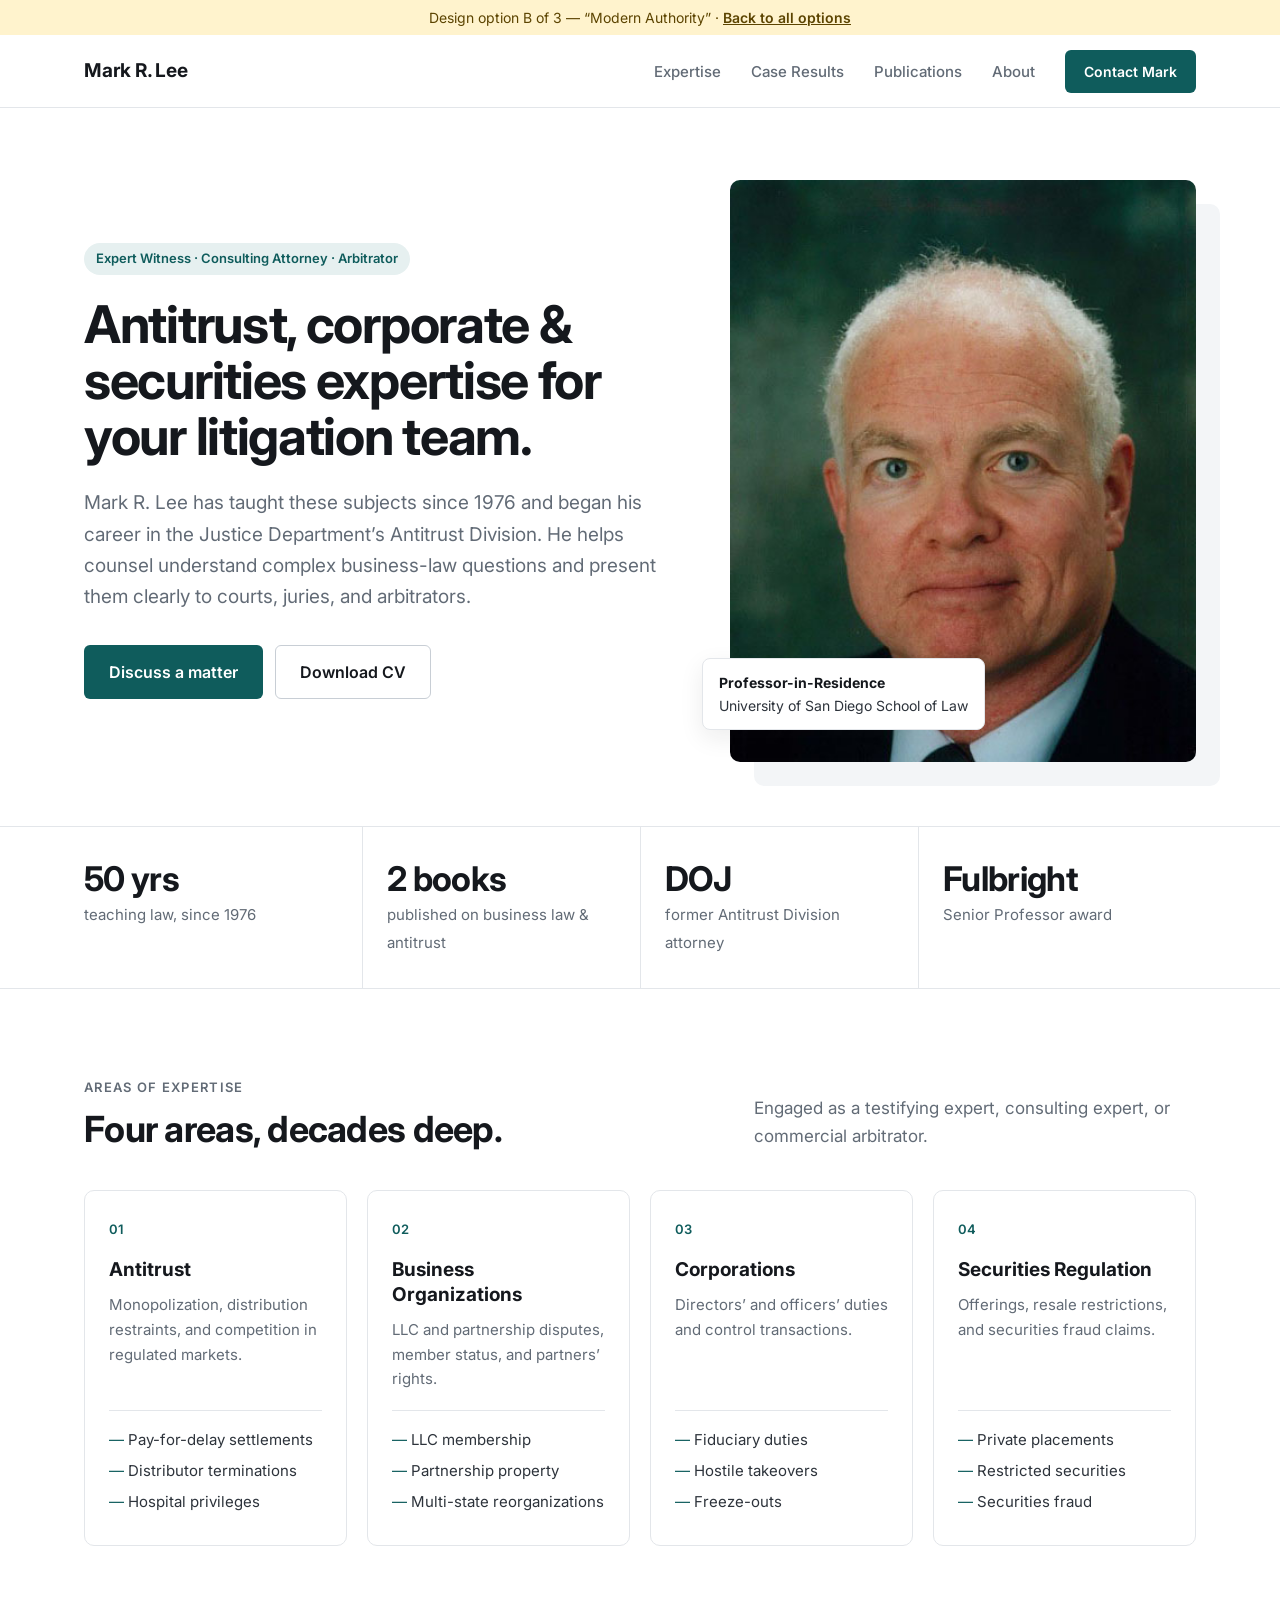
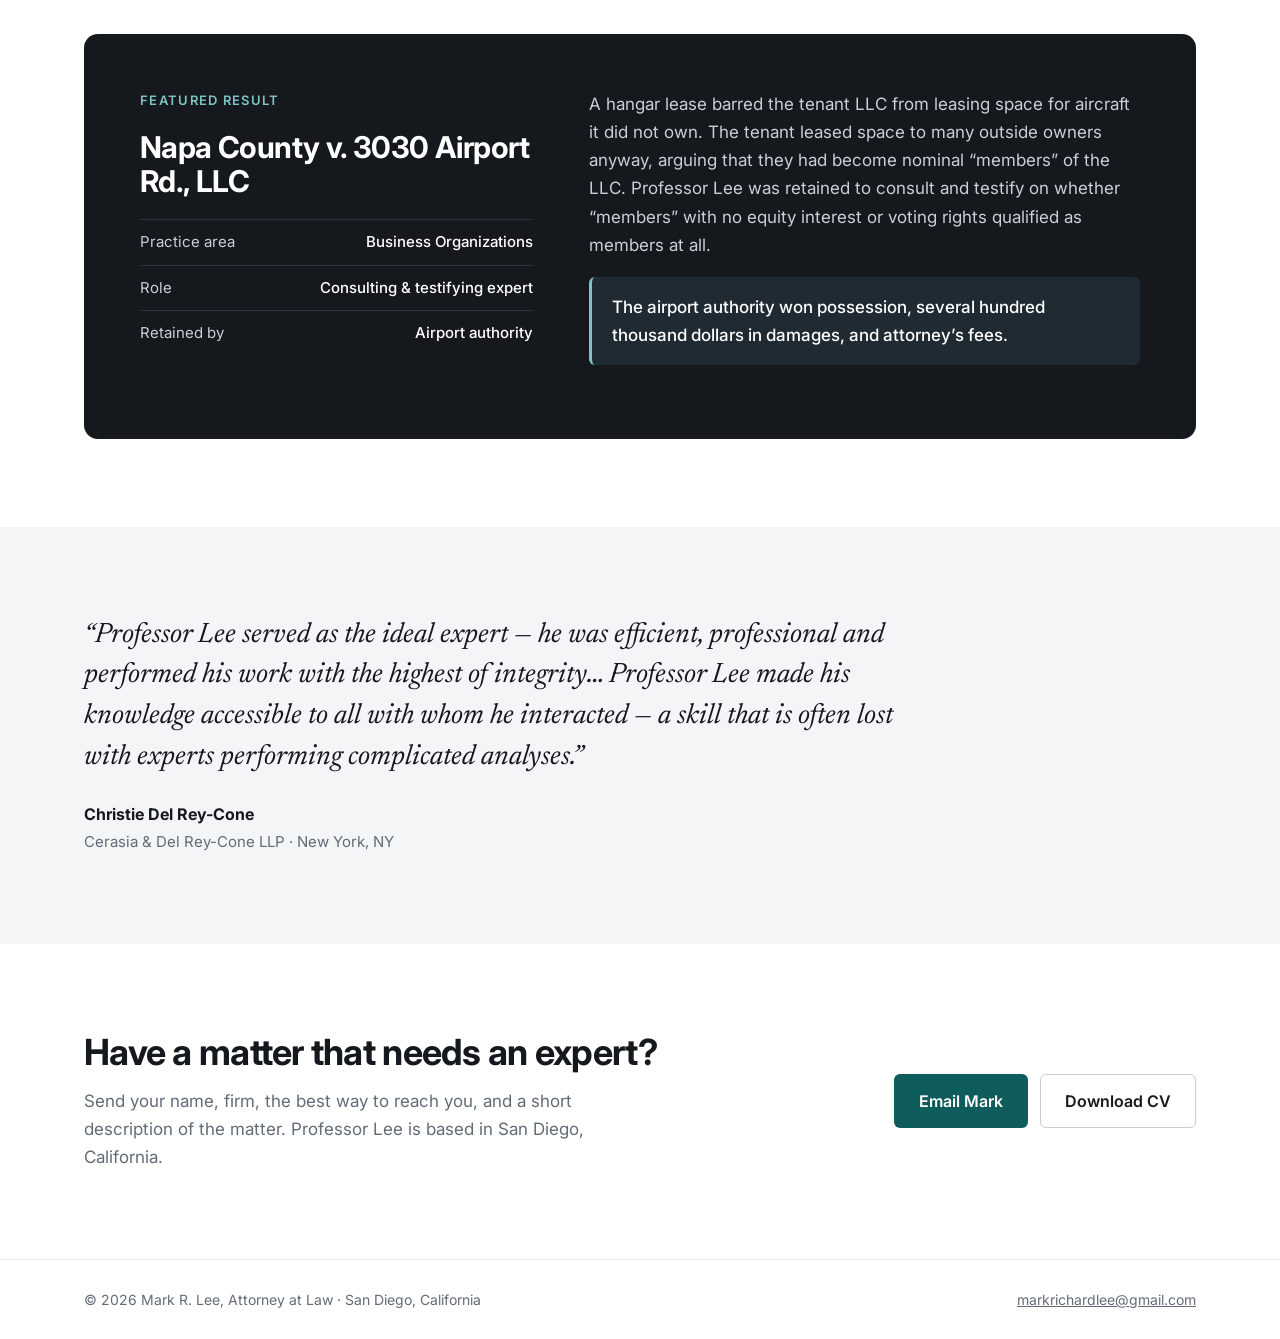
<file: design-options/b-modern.html>
<!doctype html>
<html lang="en">
<head>
	<meta charset="utf-8">
	<meta name="viewport" content="width=device-width, initial-scale=1">
	<meta name="robots" content="noindex, nofollow"> <!-- PREVIEW ONLY: remove at launch -->
	<title>Mark R. Lee | Antitrust, Corporate &amp; Securities Expert Witness</title>
	<meta name="description" content="Mark R. Lee is a consulting attorney and testifying expert witness in antitrust, corporations, business organizations, and securities regulation, and a professor of law since 1976.">
	<link rel="preconnect" href="https://fonts.googleapis.com">
	<link rel="preconnect" href="https://fonts.gstatic.com" crossorigin>
	<link href="https://fonts.googleapis.com/css2?family=Inter:wght@400;500;600;700&family=Newsreader:ital,opsz,wght@1,6..72,400&display=swap" rel="stylesheet">
	<style>
		:root {
			--ink: #15181d;
			--text: #2d333b;
			--muted: #626b76;
			--line: #e3e6ea;
			--tint: #f3f5f7;
			--accent: #0f5c5c;
			--accent-dark: #0a4545;
			--sans: "Inter", "Segoe UI", Arial, sans-serif;
			--quote: "Newsreader", Georgia, serif;
		}
		* { box-sizing: border-box; margin: 0; padding: 0; }
		body { font-family: var(--sans); font-size: 17px; line-height: 1.65; color: var(--text); background: #fff; }
		a { color: inherit; }
		.wrap { max-width: 1160px; margin: 0 auto; padding: 0 24px; }

		.mockup-bar { background: #fff3cd; color: #5c4400; font-size: 14px; text-align: center; padding: 6px 16px; }
		.mockup-bar a { font-weight: 600; }

		header { border-bottom: 1px solid var(--line); position: sticky; top: 0; background: rgba(255,255,255,.96); backdrop-filter: blur(6px); z-index: 10; }
		header .wrap { display: flex; align-items: center; justify-content: space-between; height: 72px; }
		.brand { font-weight: 700; font-size: 19px; color: var(--ink); text-decoration: none; letter-spacing: -.01em; }
		nav ul { list-style: none; display: flex; gap: 30px; align-items: center; }
		nav a { text-decoration: none; font-size: 15px; font-weight: 500; color: var(--muted); }
		nav a:hover { color: var(--ink); }
		.btn { display: inline-block; text-decoration: none; font-weight: 600; font-size: 16px; padding: 13px 24px; border-radius: 6px; border: 1px solid transparent; }
		.btn-primary { background: var(--accent); color: #fff; }
		.btn-primary:hover { background: var(--accent-dark); }
		.btn-ghost { border-color: #c8ced5; color: var(--ink); }
		.btn-ghost:hover { border-color: var(--ink); }
		nav .btn { padding: 9px 18px; font-size: 14px; color: #fff; }

		.hero { padding: 72px 0 64px; }
		.hero .wrap { display: grid; grid-template-columns: 1.25fr 1fr; gap: 64px; align-items: center; }
		.tag { display: inline-block; font-size: 13px; font-weight: 600; color: var(--accent); background: #e6f0f0; padding: 5px 12px; border-radius: 999px; margin-bottom: 22px; }
		.hero h1 { font-size: 52px; line-height: 1.08; font-weight: 700; letter-spacing: -.025em; color: var(--ink); margin-bottom: 22px; }
		.hero p { font-size: 19px; color: var(--muted); max-width: 34em; margin-bottom: 32px; }
		.actions { display: flex; gap: 12px; flex-wrap: wrap; }
		.photo { position: relative; }
		.photo img { display: block; width: 100%; aspect-ratio: 4 / 5; object-fit: cover; object-position: top; border-radius: 10px; }
		.photo::before { content: ""; position: absolute; inset: 24px -24px -24px 24px; background: var(--tint); border-radius: 10px; z-index: -1; }
		.photo figcaption { position: absolute; left: -28px; bottom: 32px; background: #fff; border: 1px solid var(--line); border-radius: 8px; padding: 12px 16px; font-size: 14px; box-shadow: 0 8px 24px rgba(21,24,29,.08); }
		.photo figcaption strong { display: block; color: var(--ink); }

		.stats { border-top: 1px solid var(--line); border-bottom: 1px solid var(--line); }
		.stats ul { list-style: none; display: grid; grid-template-columns: repeat(4, 1fr); }
		.stats li { padding: 32px 24px; border-left: 1px solid var(--line); }
		.stats li:first-child { border-left: 0; padding-left: 0; }
		.stats strong { display: block; font-size: 34px; font-weight: 700; letter-spacing: -.02em; color: var(--ink); line-height: 1.2; }
		.stats span { font-size: 15px; color: var(--muted); }

		section { padding: 88px 0; }
		.section-head { display: flex; justify-content: space-between; align-items: end; gap: 24px; margin-bottom: 40px; }
		.kicker { font-size: 13px; font-weight: 600; letter-spacing: .1em; text-transform: uppercase; color: var(--accent); margin-bottom: 10px; }
		h2 { font-size: 36px; font-weight: 700; letter-spacing: -.02em; line-height: 1.15; color: var(--ink); }
		.section-head p { color: var(--muted); max-width: 26em; }

		.areas { display: grid; grid-template-columns: repeat(4, 1fr); gap: 20px; }
		.area { border: 1px solid var(--line); border-radius: 10px; padding: 28px 24px; display: flex; flex-direction: column; }
		.area .num { font-size: 13px; font-weight: 600; color: var(--accent); margin-bottom: 18px; }
		.area h3 { font-size: 19px; font-weight: 700; color: var(--ink); margin-bottom: 10px; line-height: 1.3; }
		.area p { font-size: 15px; color: var(--muted); margin-bottom: 18px; }
		.area ul { list-style: none; font-size: 15px; border-top: 1px solid var(--line); padding-top: 14px; margin-top: auto; }
		.area li { padding: 3px 0; }
		.area li::before { content: "— "; color: var(--accent); }

		.result { background: var(--ink); color: #c9d0d8; border-radius: 14px; padding: 56px; display: grid; grid-template-columns: 1fr 1.4fr; gap: 56px; }
		.result .kicker { color: #7fc4c4; }
		.result h2 { color: #fff; font-size: 30px; margin-bottom: 20px; }
		.facts { list-style: none; font-size: 15px; }
		.facts li { display: flex; justify-content: space-between; gap: 16px; padding: 10px 0; border-top: 1px solid #2c333c; }
		.facts li span:last-child { color: #fff; font-weight: 500; text-align: right; }
		.result p { margin-bottom: 18px; }
		.outcome { background: #1f2a33; border-left: 3px solid #7fc4c4; padding: 16px 20px; border-radius: 6px; color: #fff; font-weight: 500; }

		.testimonial { background: var(--tint); }
		.testimonial blockquote { max-width: 860px; }
		.testimonial blockquote p { font-family: var(--quote); font-style: italic; font-size: 28px; line-height: 1.45; color: var(--ink); margin-bottom: 24px; }
		.testimonial cite { font-style: normal; font-size: 15px; color: var(--muted); }
		.testimonial cite strong { color: var(--ink); display: block; font-size: 16px; }

		.cta .wrap { display: grid; grid-template-columns: 1.2fr 1fr; gap: 48px; align-items: center; }
		.cta p { color: var(--muted); margin-top: 14px; }
		.cta .actions { justify-content: flex-end; }

		.site-footer { border-top: 1px solid var(--line); padding: 28px 0; font-size: 14px; color: var(--muted); }
		.site-footer .wrap { display: flex; justify-content: space-between; flex-wrap: wrap; gap: 12px; }

		@media (max-width: 960px) {
			.areas { grid-template-columns: repeat(2, 1fr); }
		}
		@media (max-width: 760px) {
			nav li:not(:last-child) { display: none; }
			.hero { padding: 40px 0; }
			.hero .wrap, .result, .cta .wrap { grid-template-columns: 1fr; gap: 40px; }
			.hero h1 { font-size: 38px; }
			.photo { max-width: 340px; }
			.photo figcaption { left: 12px; }
			.stats ul { grid-template-columns: repeat(2, 1fr); }
			.stats li { padding: 22px 16px; border-left: 0; border-top: 1px solid var(--line); }
			.stats li:nth-child(-n+2) { border-top: 0; }
			.stats li:first-child { padding-left: 16px; }
			.areas { grid-template-columns: 1fr; }
			.section-head { display: block; }
			.section-head p { margin-top: 12px; }
			section { padding: 60px 0; }
			.result { padding: 32px 24px; }
			.testimonial blockquote p { font-size: 22px; }
			.cta .actions { justify-content: flex-start; }
		}
	</style>
</head>
<body>
	<div class="mockup-bar">Design option B of 3 — “Modern Authority” · <a href="index.html">Back to all options</a></div>

	<header>
		<div class="wrap">
			<a class="brand" href="#">Mark R. Lee</a>
			<nav>
				<ul>
					<li><a href="#expertise">Expertise</a></li>
					<li><a href="#results">Case Results</a></li>
					<li><a href="#">Publications</a></li>
					<li><a href="#">About</a></li>
					<li><a class="btn btn-primary" href="#contact">Contact Mark</a></li>
				</ul>
			</nav>
		</div>
	</header>

	<div class="hero">
		<div class="wrap">
			<div>
				<span class="tag">Expert Witness · Consulting Attorney · Arbitrator</span>
				<h1>Antitrust, corporate &amp; securities expertise for your litigation team.</h1>
				<p>Mark R. Lee has taught these subjects since 1976 and began his career in the Justice Department’s Antitrust Division. He helps counsel understand complex business-law questions and present them clearly to courts, juries, and arbitrators.</p>
				<div class="actions">
					<a class="btn btn-primary" href="#contact">Discuss a matter</a>
					<a class="btn btn-ghost" href="../mark-lee-resume-update.pdf">Download CV</a>
				</div>
			</div>
			<figure class="photo">
				<img src="../images/marklee.jpg" alt="Portrait of Mark R. Lee">
				<figcaption><strong>Professor-in-Residence</strong>University of San Diego School of Law</figcaption>
			</figure>
		</div>
	</div>

	<div class="stats">
		<ul class="wrap">
			<li><strong>50 yrs</strong><span>teaching law, since 1976</span></li>
			<li><strong>2 books</strong><span>published on business law &amp; antitrust</span></li>
			<li><strong>DOJ</strong><span>former Antitrust Division attorney</span></li>
			<li><strong>Fulbright</strong><span>Senior Professor award</span></li>
		</ul>
	</div>

	<section id="expertise">
		<div class="wrap">
			<div class="section-head">
				<div>
					<p class="kicker">Areas of expertise</p>
					<h2>Four areas, decades deep.</h2>
				</div>
				<p>Engaged as a testifying expert, consulting expert, or commercial arbitrator.</p>
			</div>
			<div class="areas">
				<div class="area">
					<span class="num">01</span>
					<h3>Antitrust</h3>
					<p>Monopolization, distribution restraints, and competition in regulated markets.</p>
					<ul><li>Pay-for-delay settlements</li><li>Distributor terminations</li><li>Hospital privileges</li></ul>
				</div>
				<div class="area">
					<span class="num">02</span>
					<h3>Business Organizations</h3>
					<p>LLC and partnership disputes, member status, and partners’ rights.</p>
					<ul><li>LLC membership</li><li>Partnership property</li><li>Multi-state reorganizations</li></ul>
				</div>
				<div class="area">
					<span class="num">03</span>
					<h3>Corporations</h3>
					<p>Directors’ and officers’ duties and control transactions.</p>
					<ul><li>Fiduciary duties</li><li>Hostile takeovers</li><li>Freeze-outs</li></ul>
				</div>
				<div class="area">
					<span class="num">04</span>
					<h3>Securities Regulation</h3>
					<p>Offerings, resale restrictions, and securities fraud claims.</p>
					<ul><li>Private placements</li><li>Restricted securities</li><li>Securities fraud</li></ul>
				</div>
			</div>
		</div>
	</section>

	<section id="results" style="padding-top:0">
		<div class="wrap">
			<div class="result">
				<div>
					<p class="kicker">Featured result</p>
					<h2>Napa County v. 3030 Airport Rd., LLC</h2>
					<ul class="facts">
						<li><span>Practice area</span><span>Business Organizations</span></li>
						<li><span>Role</span><span>Consulting &amp; testifying expert</span></li>
						<li><span>Retained by</span><span>Airport authority</span></li>
					</ul>
				</div>
				<div>
					<p>A hangar lease barred the tenant LLC from leasing space for aircraft it did not own. The tenant leased space to many outside owners anyway, arguing that they had become nominal “members” of the LLC. Professor Lee was retained to consult and testify on whether “members” with no equity interest or voting rights qualified as members at all.</p>
					<p class="outcome">The airport authority won possession, several hundred thousand dollars in damages, and attorney’s fees.</p>
				</div>
			</div>
		</div>
	</section>

	<section class="testimonial">
		<div class="wrap">
			<blockquote>
				<p>“Professor Lee served as the ideal expert — he was efficient, professional and performed his work with the highest of integrity… Professor Lee made his knowledge accessible to all with whom he interacted — a skill that is often lost with experts performing complicated analyses.”</p>
				<cite><strong>Christie Del Rey-Cone</strong>Cerasia &amp; Del Rey-Cone LLP · New York, NY</cite>
			</blockquote>
		</div>
	</section>

	<section class="cta" id="contact">
		<div class="wrap">
			<div>
				<h2>Have a matter that needs an expert?</h2>
				<p>Send your name, firm, the best way to reach you, and a short description of the matter. Professor Lee is based in San Diego, California.</p>
			</div>
			<div class="actions">
				<a class="btn btn-primary" href="mailto:markrichardlee@gmail.com">Email Mark</a>
				<a class="btn btn-ghost" href="../mark-lee-resume-update.pdf">Download CV</a>
			</div>
		</div>
	</section>

	<footer class="site-footer">
		<div class="wrap">
			<span>© 2026 Mark R. Lee, Attorney at Law · San Diego, California</span>
			<a href="mailto:markrichardlee@gmail.com">markrichardlee@gmail.com</a>
		</div>
	</footer>
</body>
</html>
</file>
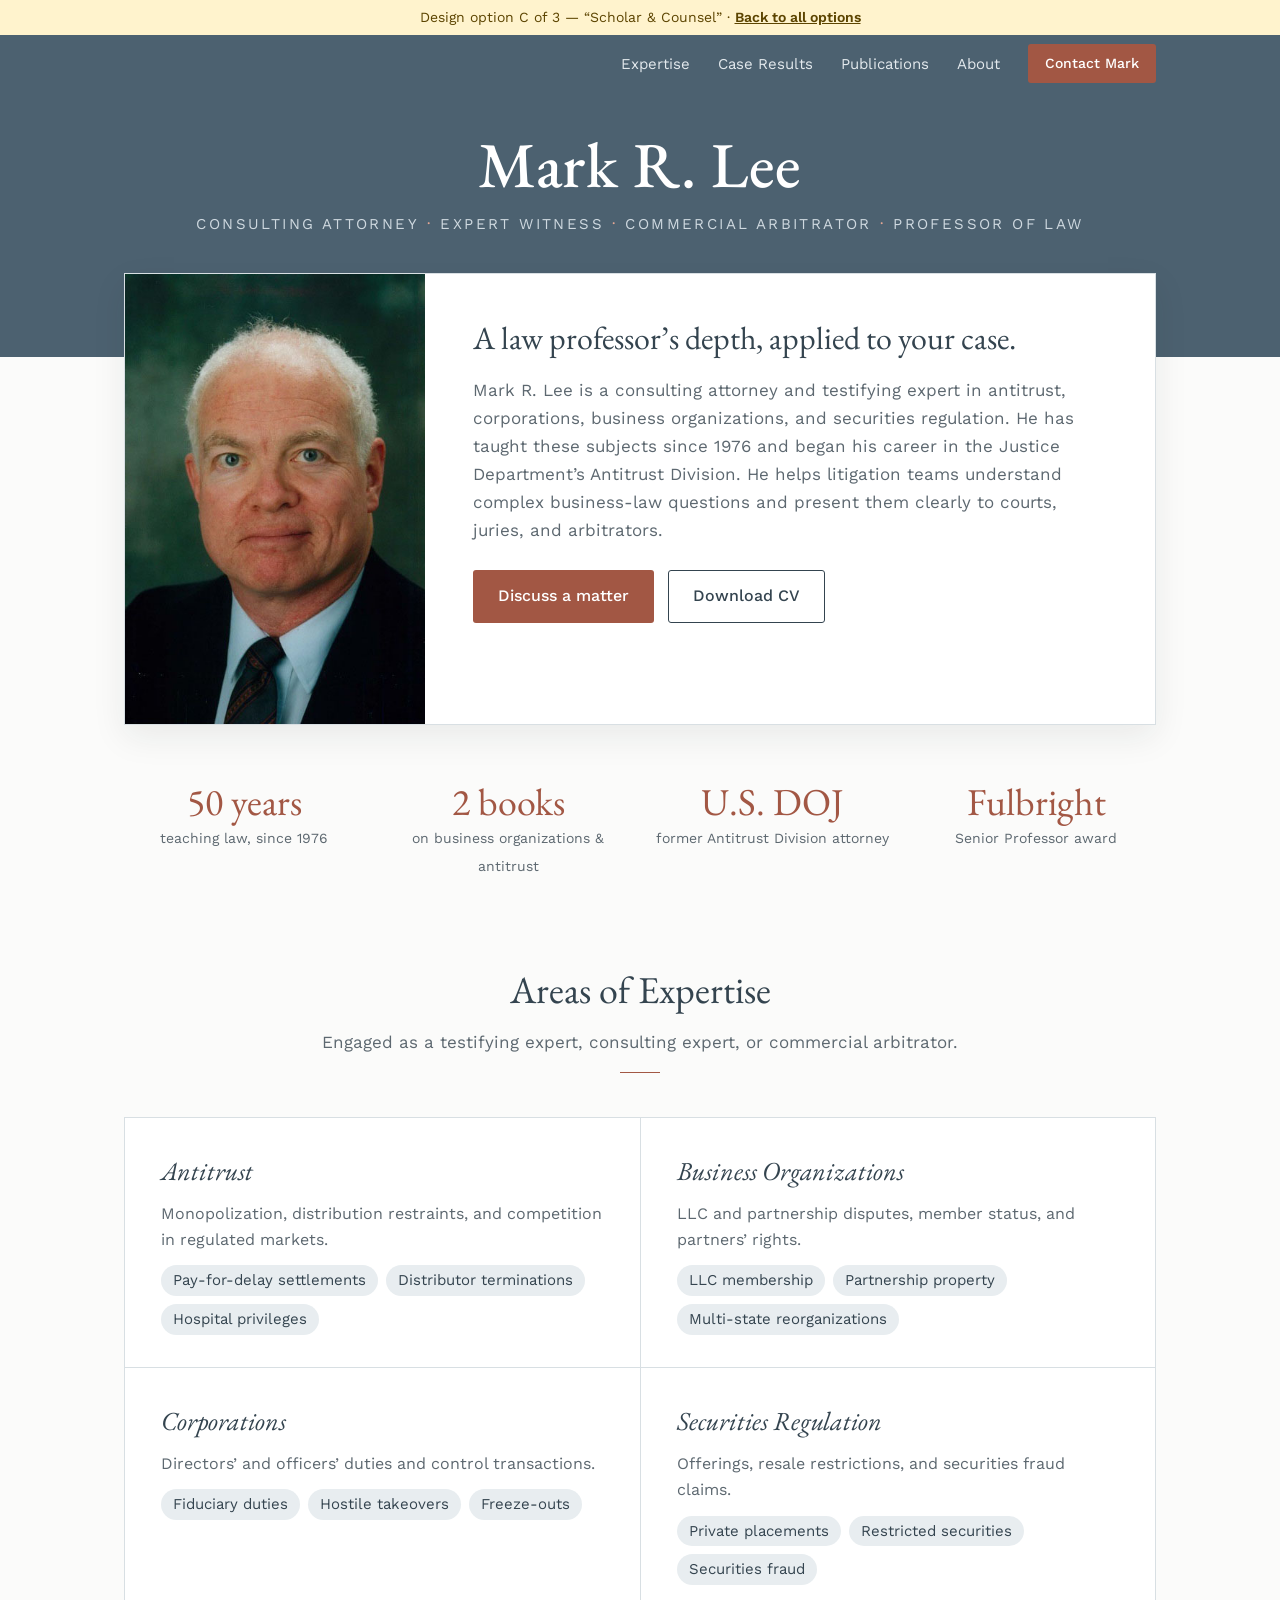
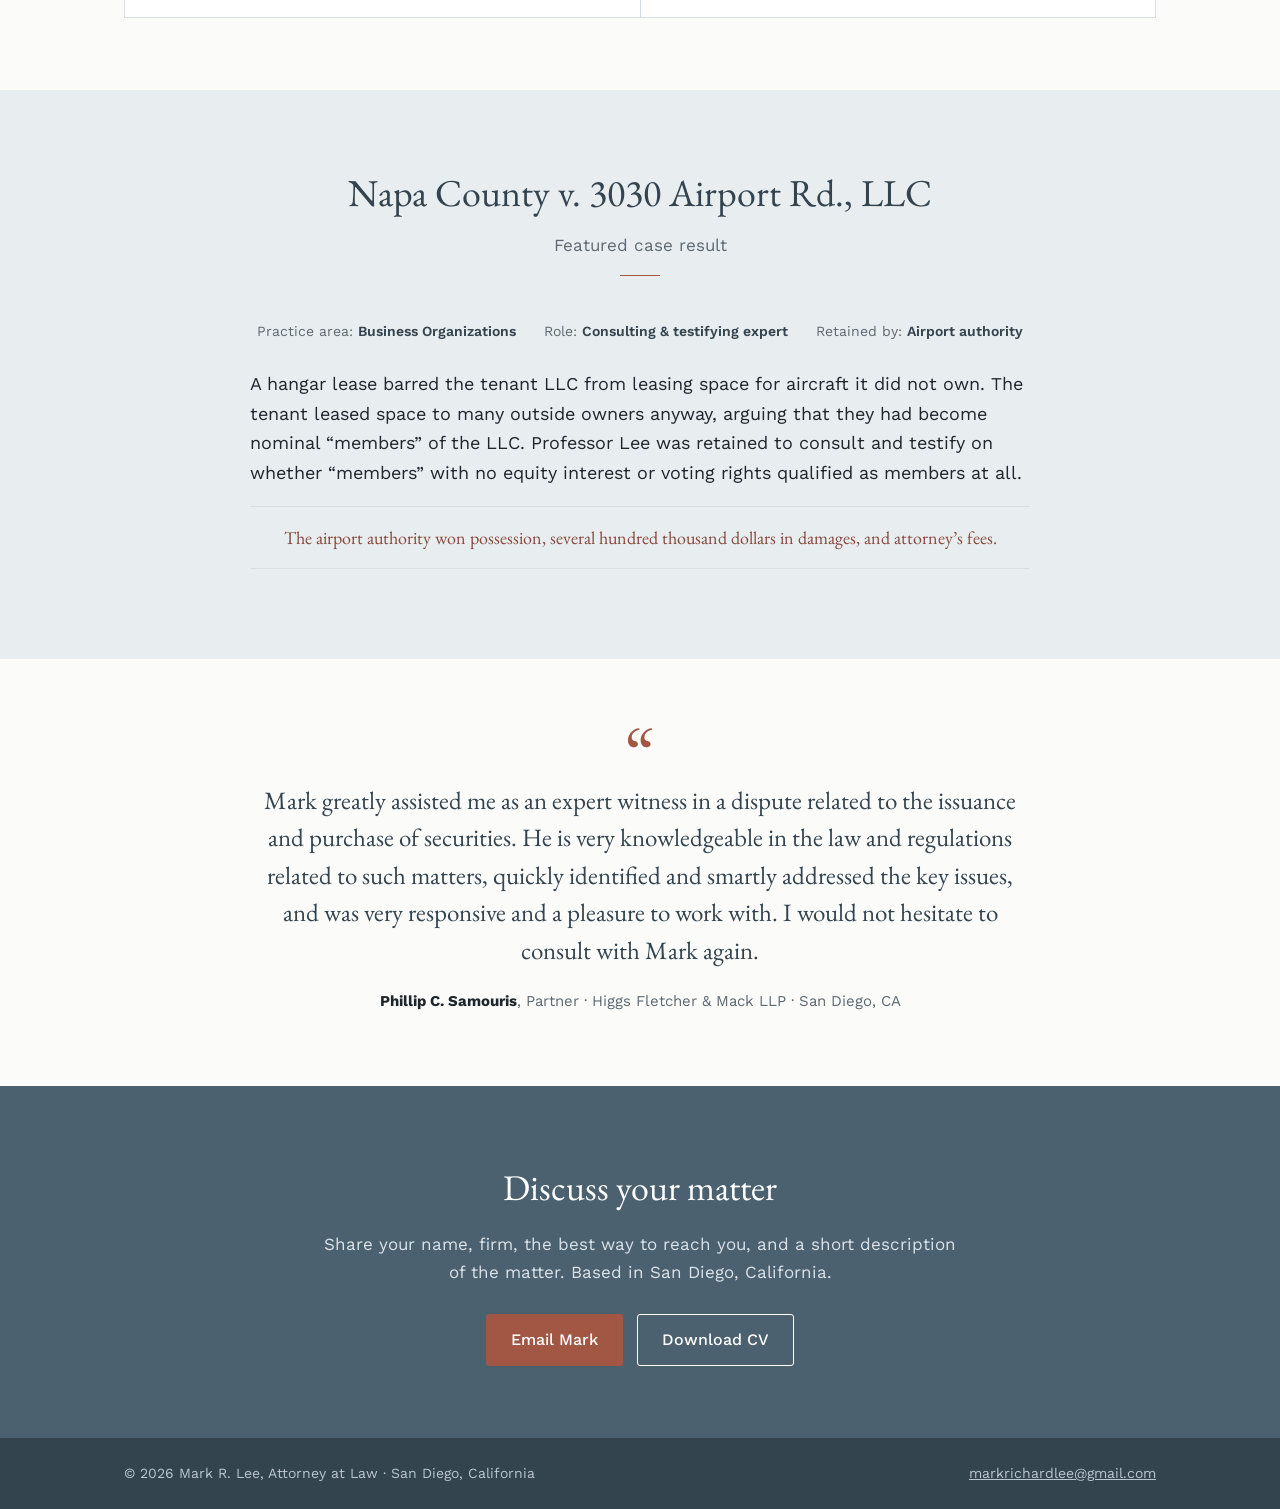
<file: design-options/c-scholar.html>
<!doctype html>
<html lang="en">
<head>
	<meta charset="utf-8">
	<meta name="viewport" content="width=device-width, initial-scale=1">
	<meta name="robots" content="noindex, nofollow"> <!-- PREVIEW ONLY: remove at launch -->
	<title>Mark R. Lee | Antitrust, Corporate &amp; Securities Expert Witness</title>
	<meta name="description" content="Mark R. Lee is a consulting attorney and testifying expert witness in antitrust, corporations, business organizations, and securities regulation, and a professor of law since 1976.">
	<link rel="preconnect" href="https://fonts.googleapis.com">
	<link rel="preconnect" href="https://fonts.gstatic.com" crossorigin>
	<link href="https://fonts.googleapis.com/css2?family=EB+Garamond:ital,wght@0,400;0,500;1,400&family=Work+Sans:wght@400;500;600&display=swap" rel="stylesheet">
	<style>
		:root {
			--slate: #4c6170;
			--slate-dark: #34444f;
			--mist: #e8edf0;
			--paper: #fbfbfa;
			--rust: #a25744;
			--rust-dark: #87473a;
			--ink: #1f262b;
			--muted: #5d6870;
			--line: #d8dfe3;
			--serif: "EB Garamond", Georgia, serif;
			--sans: "Work Sans", "Segoe UI", Arial, sans-serif;
		}
		* { box-sizing: border-box; margin: 0; padding: 0; }
		body { font-family: var(--sans); font-size: 17px; line-height: 1.65; color: var(--ink); background: var(--paper); }
		a { color: inherit; }
		.wrap { max-width: 1080px; margin: 0 auto; padding: 0 24px; }

		.mockup-bar { background: #fff3cd; color: #5c4400; font-size: 14px; text-align: center; padding: 6px 16px; }
		.mockup-bar a { font-weight: 600; }

		header { background: var(--slate); }
		header .wrap { display: flex; align-items: center; justify-content: flex-end; height: 56px; }
		nav ul { list-style: none; display: flex; gap: 28px; align-items: center; }
		nav a { text-decoration: none; color: #e3e9ed; font-size: 15px; }
		nav a:hover { color: #fff; }
		.btn { display: inline-block; text-decoration: none; font-weight: 500; font-size: 16px; padding: 12px 24px; border-radius: 3px; border: 1px solid transparent; }
		.btn-rust { background: var(--rust); color: #fff; }
		.btn-rust:hover { background: var(--rust-dark); }
		.btn-outline { border-color: currentColor; }
		nav .btn { padding: 7px 16px; font-size: 14px; }

		.masthead { background: var(--slate); color: #fff; text-align: center; padding: 40px 0 120px; }
		.masthead h1 { font-family: var(--serif); font-weight: 500; font-size: 64px; letter-spacing: .01em; line-height: 1.05; }
		.masthead .titles { margin-top: 14px; font-size: 15px; letter-spacing: .16em; text-transform: uppercase; color: #cfd9e0; }
		.masthead .titles span { color: #e7a894; padding: 0 8px; }

		.intro { margin-top: -84px; }
		.intro .card { background: #fff; border: 1px solid var(--line); box-shadow: 0 12px 32px rgba(31,38,43,.08); display: grid; grid-template-columns: 300px 1fr; }
		.intro img { display: block; width: 100%; height: 100%; min-height: 360px; object-fit: cover; object-position: top; }
		.intro .text { padding: 44px 48px; }
		.intro h2 { font-family: var(--serif); font-weight: 400; font-size: 32px; line-height: 1.25; color: var(--slate-dark); margin-bottom: 18px; }
		.intro p { color: var(--muted); margin-bottom: 26px; }
		.intro .btn-outline { color: var(--slate-dark); margin-left: 8px; }

		.creds { padding: 56px 0 8px; }
		.creds ul { list-style: none; display: grid; grid-template-columns: repeat(4, 1fr); gap: 24px; text-align: center; }
		.creds strong { display: block; font-family: var(--serif); font-weight: 400; font-size: 38px; color: var(--rust); line-height: 1.1; }
		.creds span { font-size: 14px; color: var(--muted); }

		section { padding: 72px 0; }
		.heading { text-align: center; margin-bottom: 44px; }
		.heading h2 { font-family: var(--serif); font-weight: 400; font-size: 38px; color: var(--slate-dark); }
		.heading p { color: var(--muted); margin-top: 6px; }
		.ornament { display: block; width: 40px; height: 1px; background: var(--rust); margin: 16px auto 0; }

		.areas { display: grid; grid-template-columns: repeat(2, 1fr); border-top: 1px solid var(--line); border-left: 1px solid var(--line); }
		.area { padding: 32px 36px; border-right: 1px solid var(--line); border-bottom: 1px solid var(--line); background: #fff; }
		.area h3 { font-family: var(--serif); font-style: italic; font-weight: 400; font-size: 26px; color: var(--slate-dark); margin-bottom: 8px; }
		.area p { color: var(--muted); font-size: 16px; margin-bottom: 12px; }
		.area ul { list-style: none; font-size: 15px; display: flex; flex-wrap: wrap; gap: 8px; }
		.area li { background: var(--mist); padding: 3px 12px; border-radius: 999px; color: var(--slate-dark); }

		.featured { background: var(--mist); }
		.case { max-width: 780px; margin: 0 auto; }
		.case .meta { display: flex; justify-content: center; gap: 28px; flex-wrap: wrap; font-size: 14px; color: var(--muted); margin-bottom: 26px; }
		.case .meta strong { color: var(--slate-dark); font-weight: 600; }
		.case p { margin-bottom: 18px; font-size: 18px; }
		.outcome { font-family: var(--serif); font-size: 25px; line-height: 1.4; color: var(--rust-dark); text-align: center; border-top: 1px solid var(--line); border-bottom: 1px solid var(--line); padding: 18px 0; margin-top: 8px; }

		.quote { text-align: center; }
		.quote blockquote { max-width: 780px; margin: 0 auto; }
		.quote .mark { font-family: var(--serif); font-size: 72px; line-height: .6; color: var(--rust); display: block; margin-bottom: 8px; }
		.quote blockquote p { font-family: var(--serif); font-size: 25px; line-height: 1.5; color: var(--slate-dark); }
		.quote cite { display: block; margin-top: 20px; font-style: normal; font-size: 15px; color: var(--muted); }
		.quote cite strong { color: var(--ink); }

		.cta { background: var(--slate); color: #fff; text-align: center; }
		.cta h2 { font-family: var(--serif); font-weight: 400; font-size: 36px; }
		.cta p { color: #dbe3e8; max-width: 38em; margin: 12px auto 28px; }
		.cta .btn-outline { color: #fff; margin-left: 8px; }

		.site-footer { background: var(--slate-dark); color: #b9c6ce; font-size: 14px; padding: 24px 0; }
		.site-footer .wrap { display: flex; justify-content: space-between; flex-wrap: wrap; gap: 12px; }

		@media (max-width: 820px) {
			nav li:not(:last-child) { display: none; }
			.masthead h1 { font-size: 44px; }
			.masthead .titles { font-size: 13px; letter-spacing: .1em; }
			.intro .card { grid-template-columns: 1fr; }
			.intro img { min-height: 0; aspect-ratio: 1 / 1; }
			.intro .text { padding: 28px 24px; }
			.intro .btn-outline { margin: 12px 0 0; }
			.creds ul { grid-template-columns: repeat(2, 1fr); row-gap: 28px; }
			.areas { grid-template-columns: 1fr; }
			.area { padding: 26px 22px; }
			section { padding: 56px 0; }
			.cta .btn-outline { margin: 12px 0 0; }
		}
	</style>
</head>
<body>
	<div class="mockup-bar">Design option C of 3 — “Scholar &amp; Counsel” · <a href="index.html">Back to all options</a></div>

	<header>
		<div class="wrap">
			<nav>
				<ul>
					<li><a href="#expertise">Expertise</a></li>
					<li><a href="#results">Case Results</a></li>
					<li><a href="#">Publications</a></li>
					<li><a href="#">About</a></li>
					<li><a class="btn btn-rust" href="#contact">Contact Mark</a></li>
				</ul>
			</nav>
		</div>
	</header>

	<div class="masthead">
		<div class="wrap">
			<h1>Mark R. Lee</h1>
			<p class="titles">Consulting Attorney<span>·</span>Expert Witness<span>·</span>Commercial Arbitrator<span>·</span>Professor of Law</p>
		</div>
	</div>

	<div class="intro">
		<div class="wrap">
			<div class="card">
				<img src="../images/marklee.jpg" alt="Portrait of Mark R. Lee">
				<div class="text">
					<h2>A law professor’s depth, applied to your case.</h2>
					<p>Mark R. Lee is a consulting attorney and testifying expert in antitrust, corporations, business organizations, and securities regulation. He has taught these subjects since 1976 and began his career in the Justice Department’s Antitrust Division. He helps litigation teams understand complex business-law questions and present them clearly to courts, juries, and arbitrators.</p>
					<a class="btn btn-rust" href="#contact">Discuss a matter</a>
					<a class="btn btn-outline" href="../mark-lee-resume-update.pdf">Download CV</a>
				</div>
			</div>
		</div>
	</div>

	<div class="creds">
		<ul class="wrap">
			<li><strong>50 years</strong><span>teaching law, since 1976</span></li>
			<li><strong>2 books</strong><span>on business organizations &amp; antitrust</span></li>
			<li><strong>U.S. DOJ</strong><span>former Antitrust Division attorney</span></li>
			<li><strong>Fulbright</strong><span>Senior Professor award</span></li>
		</ul>
	</div>

	<section id="expertise">
		<div class="wrap">
			<div class="heading">
				<h2>Areas of Expertise</h2>
				<p>Engaged as a testifying expert, consulting expert, or commercial arbitrator.</p>
				<span class="ornament"></span>
			</div>
			<div class="areas">
				<div class="area">
					<h3>Antitrust</h3>
					<p>Monopolization, distribution restraints, and competition in regulated markets.</p>
					<ul><li>Pay-for-delay settlements</li><li>Distributor terminations</li><li>Hospital privileges</li></ul>
				</div>
				<div class="area">
					<h3>Business Organizations</h3>
					<p>LLC and partnership disputes, member status, and partners’ rights.</p>
					<ul><li>LLC membership</li><li>Partnership property</li><li>Multi-state reorganizations</li></ul>
				</div>
				<div class="area">
					<h3>Corporations</h3>
					<p>Directors’ and officers’ duties and control transactions.</p>
					<ul><li>Fiduciary duties</li><li>Hostile takeovers</li><li>Freeze-outs</li></ul>
				</div>
				<div class="area">
					<h3>Securities Regulation</h3>
					<p>Offerings, resale restrictions, and securities fraud claims.</p>
					<ul><li>Private placements</li><li>Restricted securities</li><li>Securities fraud</li></ul>
				</div>
			</div>
		</div>
	</section>

	<section class="featured" id="results">
		<div class="wrap">
			<div class="heading">
				<h2>Napa County v. 3030 Airport Rd., LLC</h2>
				<p>Featured case result</p>
				<span class="ornament"></span>
			</div>
			<div class="case">
				<div class="meta">
					<span>Practice area: <strong>Business Organizations</strong></span>
					<span>Role: <strong>Consulting &amp; testifying expert</strong></span>
					<span>Retained by: <strong>Airport authority</strong></span>
				</div>
				<p>A hangar lease barred the tenant LLC from leasing space for aircraft it did not own. The tenant leased space to many outside owners anyway, arguing that they had become nominal “members” of the LLC. Professor Lee was retained to consult and testify on whether “members” with no equity interest or voting rights qualified as members at all.</p>
				<p class="outcome">The airport authority won possession, several hundred thousand dollars in damages, and attorney’s fees.</p>
			</div>
		</div>
	</section>

	<section class="quote">
		<div class="wrap">
			<blockquote>
				<span class="mark">“</span>
				<p>Mark greatly assisted me as an expert witness in a dispute related to the issuance and purchase of securities. He is very knowledgeable in the law and regulations related to such matters, quickly identified and smartly addressed the key issues, and was very responsive and a pleasure to work with. I would not hesitate to consult with Mark again.</p>
				<cite><strong>Phillip C. Samouris</strong>, Partner · Higgs Fletcher &amp; Mack LLP · San Diego, CA</cite>
			</blockquote>
		</div>
	</section>

	<section class="cta" id="contact">
		<div class="wrap">
			<h2>Discuss your matter</h2>
			<p>Share your name, firm, the best way to reach you, and a short description of the matter. Based in San Diego, California.</p>
			<a class="btn btn-rust" href="mailto:markrichardlee@gmail.com">Email Mark</a>
			<a class="btn btn-outline" href="../mark-lee-resume-update.pdf">Download CV</a>
		</div>
	</section>

	<footer class="site-footer">
		<div class="wrap">
			<span>© 2026 Mark R. Lee, Attorney at Law · San Diego, California</span>
			<a href="mailto:markrichardlee@gmail.com">markrichardlee@gmail.com</a>
		</div>
	</footer>
</body>
</html>
</file>
<file: site.css>
:root {
	--navy: #1c2b3a;
	--navy-deep: #142030;
	--ivory: #faf7f2;
	--paper: #ffffff;
	--gold: #86692c;
	--gold-dark: #6f5724;
	--gold-light: #c9b88f;
	--ink: #22272e;
	--muted: #5b6470;
	--line: #e4dccd;
	--serif: "Libre Baskerville", Georgia, serif;
	--sans: "Source Sans 3", "Segoe UI", Arial, sans-serif;
}
* { box-sizing: border-box; margin: 0; padding: 0; }
html { scroll-behavior: smooth; scroll-padding-top: 84px; }
body { font-family: var(--sans); font-size: 18px; line-height: 1.6; color: var(--ink); background: var(--ivory); }
a { color: inherit; }
.wrap { max-width: 1120px; margin: 0 auto; padding: 0 24px; }

.btn { display: inline-block; text-decoration: none; font-weight: 600; font-size: 16px; padding: 12px 22px; border: 2px solid var(--gold); border-radius: 2px; }
.btn-gold { background: var(--gold); color: #fff; }
.btn-gold:hover { background: var(--gold-dark); border-color: var(--gold-dark); }
.btn-line { color: #fff; }
.btn-line:hover { background: rgba(255,255,255,.08); }

/* Header */
.site-header { background: var(--navy); color: #fff; position: sticky; top: 0; z-index: 10; }
.site-header .wrap { display: flex; align-items: center; justify-content: space-between; gap: 24px; min-height: 76px; max-width: 1320px; }
.brand { font-family: var(--serif); font-size: 22px; text-decoration: none; white-space: nowrap; }
.brand small { display: block; font-family: var(--sans); font-size: 12px; letter-spacing: .1em; text-transform: uppercase; color: var(--gold-light); }
.site-nav ul { list-style: none; display: flex; gap: 18px; align-items: center; }
.site-nav a { text-decoration: none; font-size: 15px; color: #dfe5ea; white-space: nowrap; }
.site-nav a:hover { color: #fff; }
.site-nav .btn { padding: 8px 16px; color: #fff; font-size: 14px; }
.menu-toggle { display: none; background: none; border: 1px solid var(--gold-light); color: #fff; font: inherit; font-size: 15px; padding: 6px 14px; border-radius: 2px; cursor: pointer; }

/* Opening screen */
.hero { background: var(--navy); color: #fff; padding: 56px 0 72px; border-bottom: 4px solid var(--gold); }
.hero .wrap { display: grid; grid-template-columns: 1.5fr 1fr; gap: 56px; align-items: center; }
.eyebrow { font-size: 13px; letter-spacing: .18em; text-transform: uppercase; color: var(--gold-light); margin-bottom: 18px; }
.hero h1 { font-family: var(--serif); font-weight: 400; font-size: 46px; line-height: 1.15; margin-bottom: 22px; }
.hero p { font-size: 19px; color: #d5dce3; max-width: 36em; margin-bottom: 30px; }
.hero .btn-line { margin-left: 10px; }
.portrait { border: 1px solid var(--gold-light); padding: 10px; }
.portrait img { display: block; width: 100%; aspect-ratio: 4 / 5; object-fit: cover; object-position: top; }

/* Credentials boxes */
.creds { background: var(--paper); border-bottom: 1px solid var(--line); }
.creds ul { list-style: none; display: grid; grid-template-columns: repeat(4, 1fr); }
.creds li { padding: 30px 22px; text-align: center; border-left: 1px solid var(--line); }
.creds li:first-child { border-left: 0; }
.creds strong { display: block; font-family: var(--serif); font-weight: 400; font-size: 21px; line-height: 1.3; color: var(--navy); margin-bottom: 8px; }
.creds span { display: block; font-size: 15px; line-height: 1.45; color: var(--muted); }
.creds span + span { margin-top: 4px; }

/* Sections */
section { padding: 80px 0; }
section.alt { background: var(--paper); border-top: 1px solid var(--line); border-bottom: 1px solid var(--line); }
h2 { font-family: var(--serif); font-weight: 400; font-size: 34px; color: var(--navy); margin-bottom: 12px; }
.rule { width: 64px; height: 2px; background: var(--gold); margin-bottom: 28px; }
.lede { color: var(--muted); max-width: 44em; margin-bottom: 40px; }

/* What His Clients Say */
.quotes { display: grid; grid-template-columns: 1fr 1fr; gap: 28px; }
.quotes blockquote { background: var(--paper); border: 1px solid var(--line); border-top: 3px solid var(--gold); padding: 32px; display: flex; flex-direction: column; }
.quotes blockquote p { font-family: var(--serif); font-style: italic; font-size: 18px; line-height: 1.7; color: var(--navy); margin-bottom: 20px; }
.quotes .lead { grid-column: 1 / -1; }
.quotes .lead p { font-size: 20px; }
.quotes footer { margin-top: auto; font-size: 15px; color: var(--muted); }
.quotes footer strong { display: block; color: var(--ink); font-size: 16px; }

/* Litigation & Transactional Successes */
.case { display: grid; grid-template-columns: 220px 1fr; gap: 40px; padding: 36px 0; border-top: 1px solid var(--line); }
.case:first-of-type { border-top: 0; padding-top: 0; }
.case dl { font-size: 15px; }
.case dt { text-transform: uppercase; letter-spacing: .12em; font-size: 12px; color: var(--gold); margin-top: 14px; }
.case dt:first-child { margin-top: 0; }
.case dd { color: var(--navy); font-weight: 600; }
.case h3 { font-family: var(--serif); font-size: 24px; font-weight: 400; font-style: italic; color: var(--navy); margin-bottom: 14px; }
.case p { margin-bottom: 14px; }
.outcome { border-left: 3px solid var(--gold); padding: 8px 0 8px 18px; font-weight: 600; color: var(--navy); }
.pull-quote { background: var(--navy); color: #fff; padding: 36px 44px; margin-bottom: 48px; border-left: 4px solid var(--gold); }
.pull-quote p { font-family: var(--serif); font-style: italic; font-size: 22px; line-height: 1.6; margin-bottom: 16px; }
.pull-quote footer { font-size: 15px; color: var(--gold-light); }
.pull-quote footer strong { color: #fff; }
.subhead { font-family: var(--serif); font-weight: 400; font-size: 26px; color: var(--navy); margin: 24px 0 24px; padding-top: 36px; border-top: 1px solid var(--line); }
.orgs { display: grid; grid-template-columns: repeat(3, 1fr); gap: 20px; }
.org { background: var(--paper); border: 1px solid var(--line); border-top: 3px solid var(--gold); padding: 24px; }
.org h4 { font-family: var(--serif); font-size: 17px; color: var(--navy); margin-bottom: 8px; }
.org p { font-size: 16px; color: var(--muted); }

/* Sample Retentions */
.areas { display: grid; grid-template-columns: repeat(2, 1fr); gap: 24px; }
.area { background: var(--paper); border: 1px solid var(--line); border-top: 3px solid var(--navy); padding: 30px; }
.area h3 { font-family: var(--serif); font-weight: 700; font-size: 21px; color: var(--navy); margin-bottom: 14px; }
.area ul { padding-left: 20px; font-size: 17px; }
.area li { margin-bottom: 6px; }

/* About */
.about { max-width: 46em; }
.about p { margin-bottom: 18px; font-size: 19px; line-height: 1.7; }
.about p:first-child { font-family: var(--serif); font-size: 21px; color: var(--navy); }
.book-title { font-variant: small-caps; letter-spacing: .02em; }

/* Publications */
.books { display: grid; grid-template-columns: 1fr 1fr; gap: 24px; margin-bottom: 48px; }
.book { background: var(--ivory); border: 1px solid var(--line); border-left: 4px solid var(--navy); padding: 26px 28px; }
.book h3 { font-family: var(--serif); font-weight: 700; font-size: 20px; line-height: 1.35; color: var(--navy); margin-bottom: 8px; }
.book p { color: var(--muted); font-size: 16px; }
.pub-head { font-size: 13px; letter-spacing: .16em; text-transform: uppercase; color: var(--gold); font-weight: 600; margin-bottom: 8px; }
.pubs { list-style: none; margin-bottom: 40px; }
.pubs li { padding: 14px 0; border-bottom: 1px solid var(--line); font-size: 17px; }
.pubs li:last-child { border-bottom: 0; }
.pubs em { color: var(--navy); }
.pubs .note { display: block; font-size: 15px; color: var(--muted); margin-top: 4px; }
.pubs a { color: var(--gold-dark); font-size: 15px; font-weight: 600; white-space: nowrap; text-decoration: none; margin-left: 6px; }
.pubs a:hover { text-decoration: underline; }

/* Contact */
.cta { background: var(--navy); color: #fff; text-align: center; }
.cta h2 { color: #fff; }
.cta p { color: #d5dce3; margin: 0 auto 28px; max-width: 40em; }
.cta .btn-line { margin-left: 10px; }

.site-footer { background: var(--navy-deep); color: #9fadba; font-size: 15px; padding: 28px 0; }
.site-footer .wrap { display: flex; justify-content: space-between; flex-wrap: wrap; gap: 12px; }

@media (max-width: 1260px) {
	.menu-toggle { display: block; }
	.site-nav { display: none; position: absolute; top: 100%; left: 0; right: 0; background: var(--navy); border-top: 1px solid #2f4357; border-bottom: 3px solid var(--gold); }
	.site-nav.open { display: block; }
	.site-nav ul { flex-direction: column; align-items: stretch; gap: 0; padding: 8px 24px 20px; }
	.site-nav li a { display: block; padding: 12px 0; font-size: 17px; border-bottom: 1px solid #2f4357; }
	.site-nav li:last-child a { border: 2px solid var(--gold); margin-top: 16px; text-align: center; }
}
@media (max-width: 1000px) {
	.orgs { grid-template-columns: repeat(2, 1fr); }
	.creds ul { grid-template-columns: repeat(2, 1fr); }
	.creds li:nth-child(3) { border-left: 0; }
	.creds li:nth-child(n+3) { border-top: 1px solid var(--line); }
}
@media (max-width: 760px) {
	.hero .wrap, .case, .quotes, .areas, .books, .orgs { grid-template-columns: 1fr; }
	.pull-quote { padding: 26px 24px; }
	.pull-quote p { font-size: 19px; }
	.hero .wrap { gap: 32px; }
	.case { gap: 16px; }
	.hero h1 { font-size: 34px; }
	.portrait { max-width: 320px; }
	.creds ul { grid-template-columns: 1fr; }
	.creds li { border-left: 0; border-top: 1px solid var(--line); padding: 24px 16px; }
	.creds li:first-child { border-top: 0; }
	section { padding: 56px 0; }
	h2 { font-size: 29px; }
	.hero .btn-line, .cta .btn-line { margin: 12px 0 0; }
	.site-header .wrap { gap: 12px; }
	.brand { white-space: normal; font-size: 20px; }
	.brand small { font-size: 10px; letter-spacing: .06em; }
	.menu-toggle { flex-shrink: 0; }
	.about p { font-size: 17px; }
	.about p:first-child { font-size: 19px; }
}
</file>
